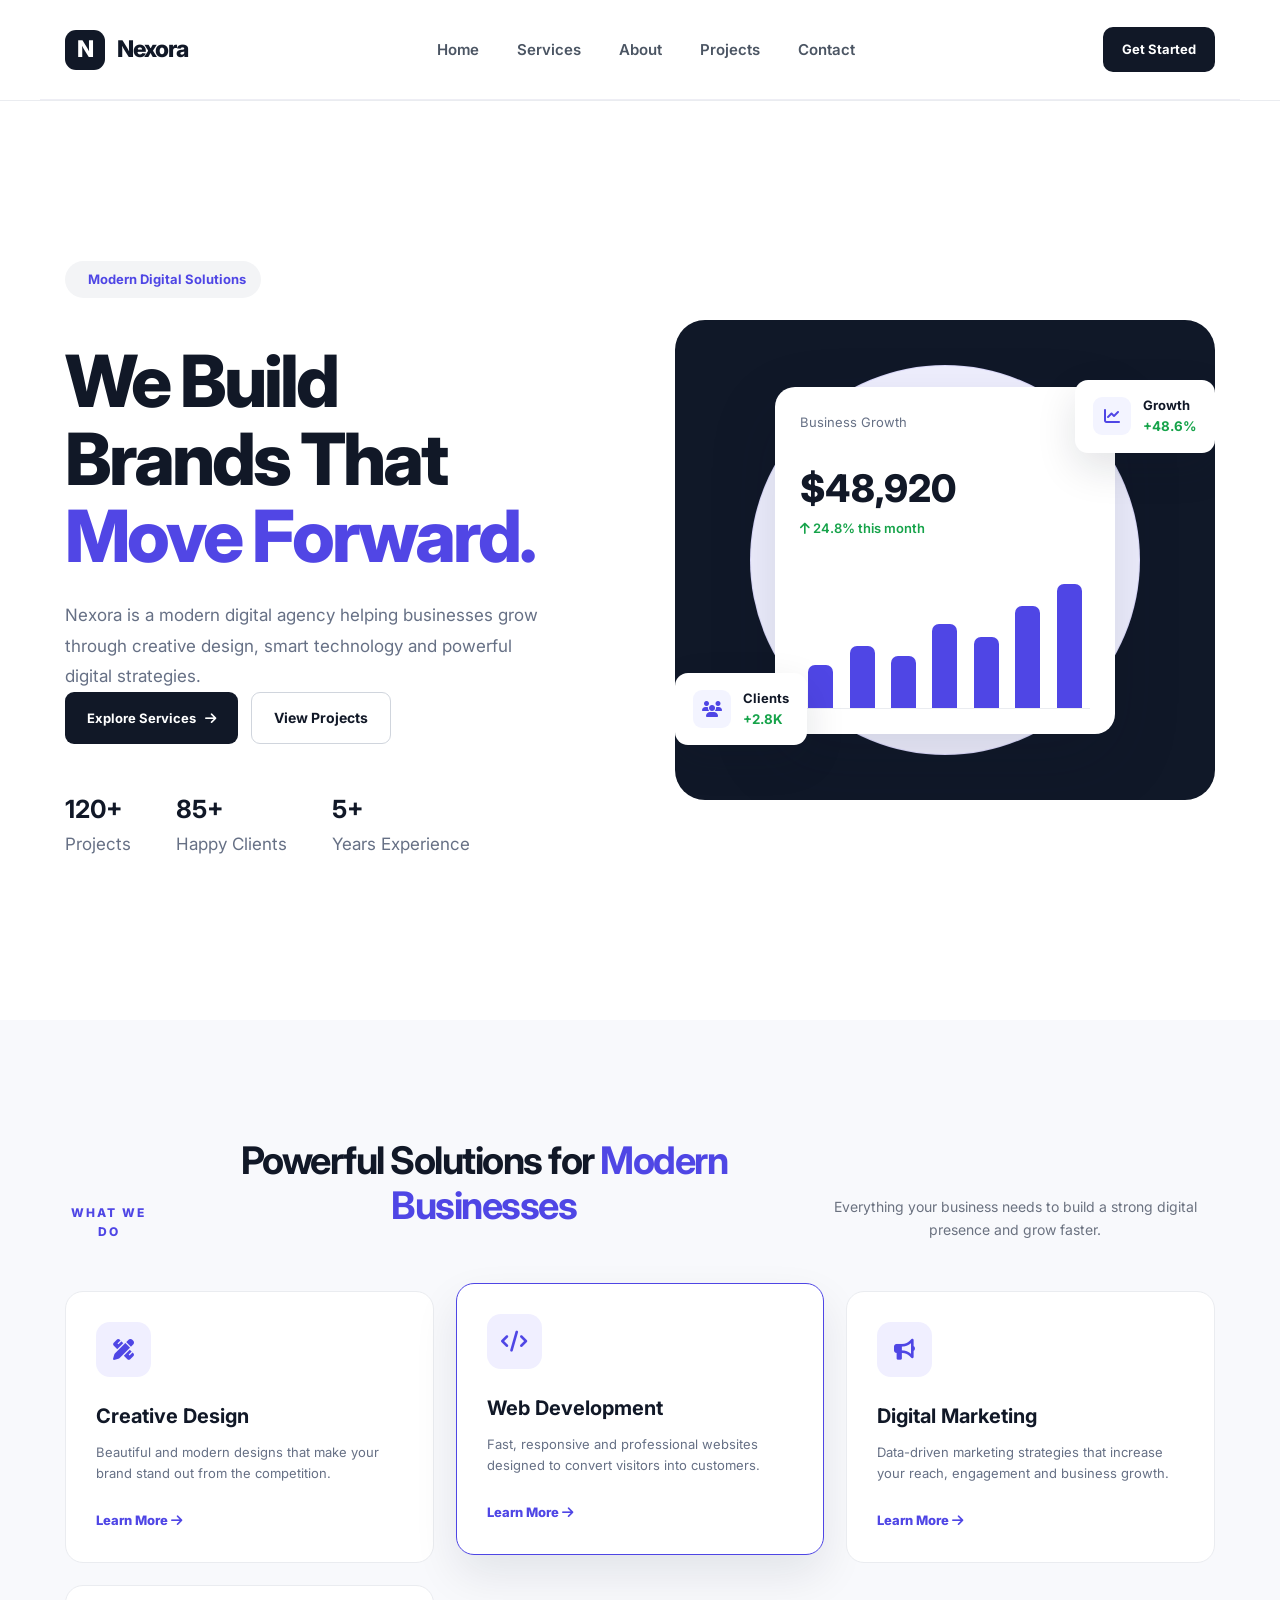
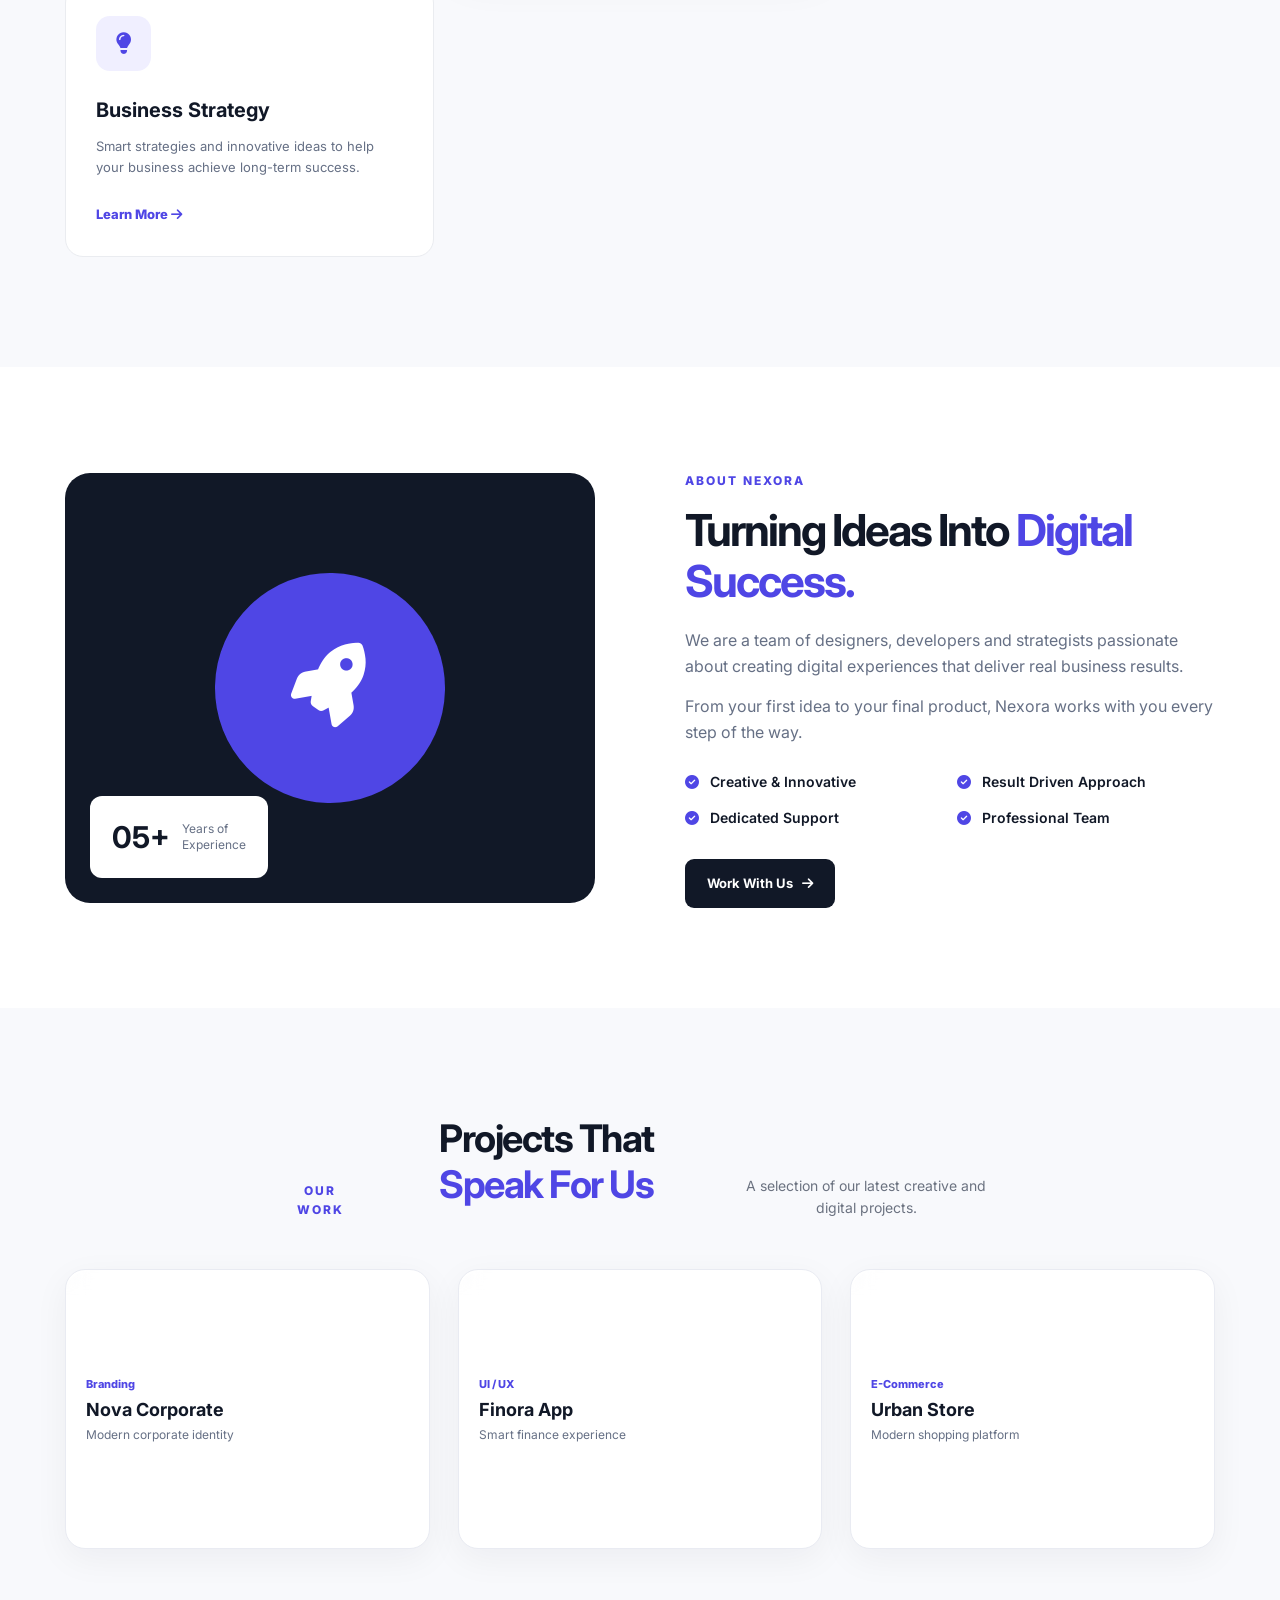
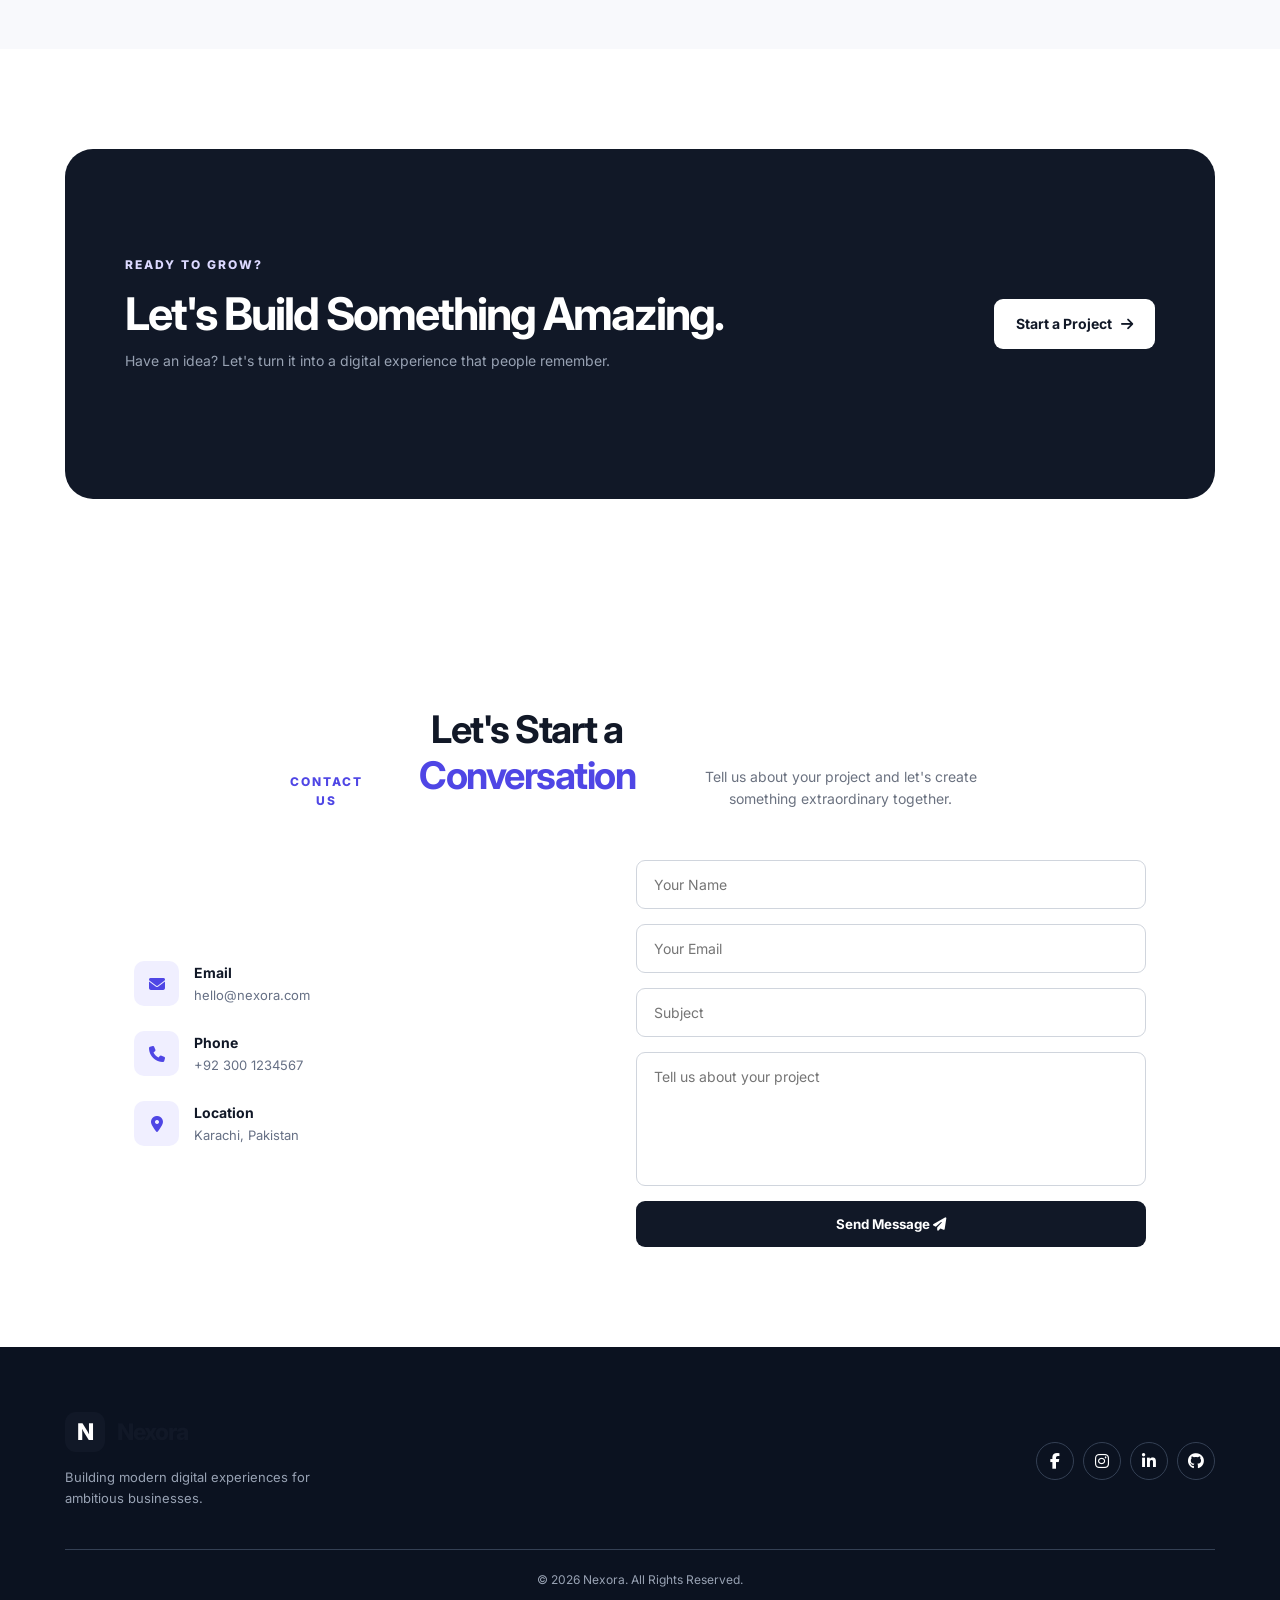
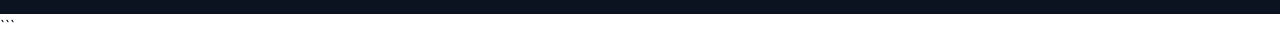
<file: index.html>
<!DOCTYPE html>

<html lang="en">
<head>
    <meta charset="UTF-8">
    <meta name="viewport" content="width=device-width, initial-scale=1.0">


<title>Nexora | Modern Business Agency</title>

<link rel="stylesheet" href="style.css">

<!-- Google Font -->
<link rel="preconnect" href="https://fonts.googleapis.com">
<link rel="preconnect" href="https://fonts.gstatic.com" crossorigin>
<link href="https://fonts.googleapis.com/css2?family=Inter:wght@400;500;600;700;800&display=swap" rel="stylesheet">

<!-- Icons -->
<link rel="stylesheet" href="https://cdnjs.cloudflare.com/ajax/libs/font-awesome/6.5.2/css/all.min.css">


</head>

<body>


<!-- ================= NAVBAR ================= -->
<header>
    <nav class="navbar">

        <a href="#" class="logo">
            <span>N</span> Nexora
        </a>

        <ul class="nav-links">
            <li><a href="#home">Home</a></li>
            <li><a href="services.html">Services</a></li>
            <li><a href="about.html">About</a></li>
            <li><a href="projects.html">Projects</a></li>
            <li><a href="contact.html">Contact</a></li>
        </ul>

        <a href="#contact" class="nav-btn">Get Started</a>

    </nav>
</header>


<!-- ================= HERO ================= -->
<section class="hero" id="home">

    <div class="hero-content">

        <div class="badge">
            <i class="fa-solid fa-sparkles"></i>
            Modern Digital Solutions
        </div>

        <h1>
            We Build Brands That
            <span>Move Forward.</span>
        </h1>

        <p>
            Nexora is a modern digital agency helping businesses
            grow through creative design, smart technology and
            powerful digital strategies.
        </p>

        <div class="hero-buttons">
            <a href="#services" class="primary-btn">
                Explore Services
                <i class="fa-solid fa-arrow-right"></i>
            </a>

            <a href="#projects" class="secondary-btn">
                View Projects
            </a>
        </div>

        <div class="hero-stats">

            <div>
                <h3>120+</h3>
                <p>Projects</p>
            </div>

            <div>
                <h3>85+</h3>
                <p>Happy Clients</p>
            </div>

            <div>
                <h3>5+</h3>
                <p>Years Experience</p>
            </div>

        </div>

    </div>


    <div class="hero-visual">

        <div class="circle"></div>

        <div class="floating-card card-one">
            <i class="fa-solid fa-chart-line"></i>
            <div>
                <strong>Growth</strong>
                <small>+48.6%</small>
            </div>
        </div>

        <div class="floating-card card-two">
            <i class="fa-solid fa-users"></i>
            <div>
                <strong>Clients</strong>
                <small>+2.8K</small>
            </div>
        </div>

        <div class="main-card">

            <div class="card-top">
                <span>Business Growth</span>
                <i class="fa-solid fa-ellipsis"></i>
            </div>

            <div class="big-number">
                $48,920
            </div>

            <div class="growth">
                <i class="fa-solid fa-arrow-up"></i>
                24.8% this month
            </div>

            <div class="chart">
                <div class="bar bar1"></div>
                <div class="bar bar2"></div>
                <div class="bar bar3"></div>
                <div class="bar bar4"></div>
                <div class="bar bar5"></div>
                <div class="bar bar6"></div>
                <div class="bar bar7"></div>
            </div>

        </div>

    </div>

</section>


<!-- ================= SERVICES ================= -->
<section class="services section" id="services">

    <div class="section-heading">
        <span>WHAT WE DO</span>
        <h2>Powerful Solutions for <b>Modern Businesses</b></h2>
        <p>
            Everything your business needs to build a strong
            digital presence and grow faster.
        </p>
    </div>


    <div class="service-grid">

        <div class="service-card">
            <div class="service-icon">
                <i class="fa-solid fa-pen-ruler"></i>
            </div>

            <h3>Creative Design</h3>

            <p>
                Beautiful and modern designs that make your
                brand stand out from the competition.
            </p>

            <a href="#">Learn More <i class="fa-solid fa-arrow-right"></i></a>
        </div>


        <div class="service-card active">
            <div class="service-icon">
                <i class="fa-solid fa-code"></i>
            </div>

            <h3>Web Development</h3>

            <p>
                Fast, responsive and professional websites
                designed to convert visitors into customers.
            </p>

            <a href="#">Learn More <i class="fa-solid fa-arrow-right"></i></a>
        </div>


        <div class="service-card">
            <div class="service-icon">
                <i class="fa-solid fa-bullhorn"></i>
            </div>

            <h3>Digital Marketing</h3>

            <p>
                Data-driven marketing strategies that increase
                your reach, engagement and business growth.
            </p>

            <a href="#">Learn More <i class="fa-solid fa-arrow-right"></i></a>
        </div>


        <div class="service-card">
            <div class="service-icon">
                <i class="fa-solid fa-lightbulb"></i>
            </div>

            <h3>Business Strategy</h3>

            <p>
                Smart strategies and innovative ideas to help
                your business achieve long-term success.
            </p>

            <a href="#">Learn More <i class="fa-solid fa-arrow-right"></i></a>
        </div>

    </div>

</section>


<!-- ================= ABOUT ================= -->
<section class="about section" id="about">

    <div class="about-image">

        <div class="experience-card">
            <strong>05+</strong>
            <span>Years of<br>Experience</span>
        </div>

        <div class="about-shape">
            <i class="fa-solid fa-rocket"></i>
        </div>

    </div>


    <div class="about-content">

        <span class="small-title">ABOUT NEXORA</span>

        <h2>
            Turning Ideas Into
            <span>Digital Success.</span>
        </h2>

        <p>
            We are a team of designers, developers and strategists
            passionate about creating digital experiences that
            deliver real business results.
        </p>

        <p>
            From your first idea to your final product, Nexora
            works with you every step of the way.
        </p>

        <div class="check-list">

            <div>
                <i class="fa-solid fa-circle-check"></i>
                Creative & Innovative
            </div>

            <div>
                <i class="fa-solid fa-circle-check"></i>
                Result Driven Approach
            </div>

            <div>
                <i class="fa-solid fa-circle-check"></i>
                Dedicated Support
            </div>

            <div>
                <i class="fa-solid fa-circle-check"></i>
                Professional Team
            </div>

        </div>

        <a href="#contact" class="primary-btn">
            Work With Us
            <i class="fa-solid fa-arrow-right"></i>
        </a>

    </div>

</section>


<!-- ================= PROJECTS ================= -->
<section class="projects section" id="projects">

    <div class="section-heading">
        <span>OUR WORK</span>
        <h2>Projects That <b>Speak For Us</b></h2>
        <p>
            A selection of our latest creative and digital projects.
        </p>
    </div>


    <div class="project-grid">

        <div class="project-card">
            <div class="project-icon">
                <i class="fa-solid fa-building"></i>
            </div>

            <div class="project-info">
                <span>Branding</span>
                <h3>Nova Corporate</h3>
                <p>Modern corporate identity</p>
            </div>
        </div>


        <div class="project-card">
            <div class="project-icon">
                <i class="fa-solid fa-mobile-screen-button"></i>
            </div>

            <div class="project-info">
                <span>UI / UX</span>
                <h3>Finora App</h3>
                <p>Smart finance experience</p>
            </div>
        </div>


        <div class="project-card">
            <div class="project-icon">
                <i class="fa-solid fa-cart-shopping"></i>
            </div>

            <div class="project-info">
                <span>E-Commerce</span>
                <h3>Urban Store</h3>
                <p>Modern shopping platform</p>
            </div>
        </div>

    </div>

</section>


<!-- ================= CTA ================= -->
<section class="cta">

    <div>
        <span>READY TO GROW?</span>

        <h2>
            Let's Build Something
            <strong>Amazing.</strong>
        </h2>

        <p>
            Have an idea? Let's turn it into a digital experience
            that people remember.
        </p>
    </div>

    <a href="#contact" class="white-btn">
        Start a Project
        <i class="fa-solid fa-arrow-right"></i>
    </a>

</section>


<!-- ================= CONTACT ================= -->
<section class="contact section" id="contact">

    <div class="section-heading">
        <span>CONTACT US</span>
        <h2>Let's Start a <b>Conversation</b></h2>
        <p>
            Tell us about your project and let's create something
            extraordinary together.
        </p>
    </div>


    <div class="contact-container">

        <div class="contact-info">

            <div class="contact-item">
                <i class="fa-solid fa-envelope"></i>
                <div>
                    <h4>Email</h4>
                    <p>hello@nexora.com</p>
                </div>
            </div>

            <div class="contact-item">
                <i class="fa-solid fa-phone"></i>
                <div>
                    <h4>Phone</h4>
                    <p>+92 300 1234567</p>
                </div>
            </div>

            <div class="contact-item">
                <i class="fa-solid fa-location-dot"></i>
                <div>
                    <h4>Location</h4>
                    <p>Karachi, Pakistan</p>
                </div>
            </div>

        </div>


        <form class="contact-form">

            <input type="text" placeholder="Your Name" required>

            <input type="email" placeholder="Your Email" required>

            <input type="text" placeholder="Subject">

            <textarea rows="6" placeholder="Tell us about your project"></textarea>

            <button type="submit">
                Send Message
                <i class="fa-solid fa-paper-plane"></i>
            </button>

        </form>

    </div>

</section>


<!-- ================= FOOTER ================= -->
<footer>

    <div class="footer-content">

        <div>
            <a href="#" class="logo">
                <span>N</span> Nexora
            </a>

            <p>
                Building modern digital experiences
                for ambitious businesses.
            </p>
        </div>


        <div class="socials">

            <a href="#"><i class="fa-brands fa-facebook-f"></i></a>
            <a href="#"><i class="fa-brands fa-instagram"></i></a>
            <a href="#"><i class="fa-brands fa-linkedin-in"></i></a>
            <a href="#"><i class="fa-brands fa-github"></i></a>

        </div>

    </div>

    <div class="copyright">
        © 2026 Nexora. All Rights Reserved.
    </div>

</footer>
```

</body>
</html>
</file>
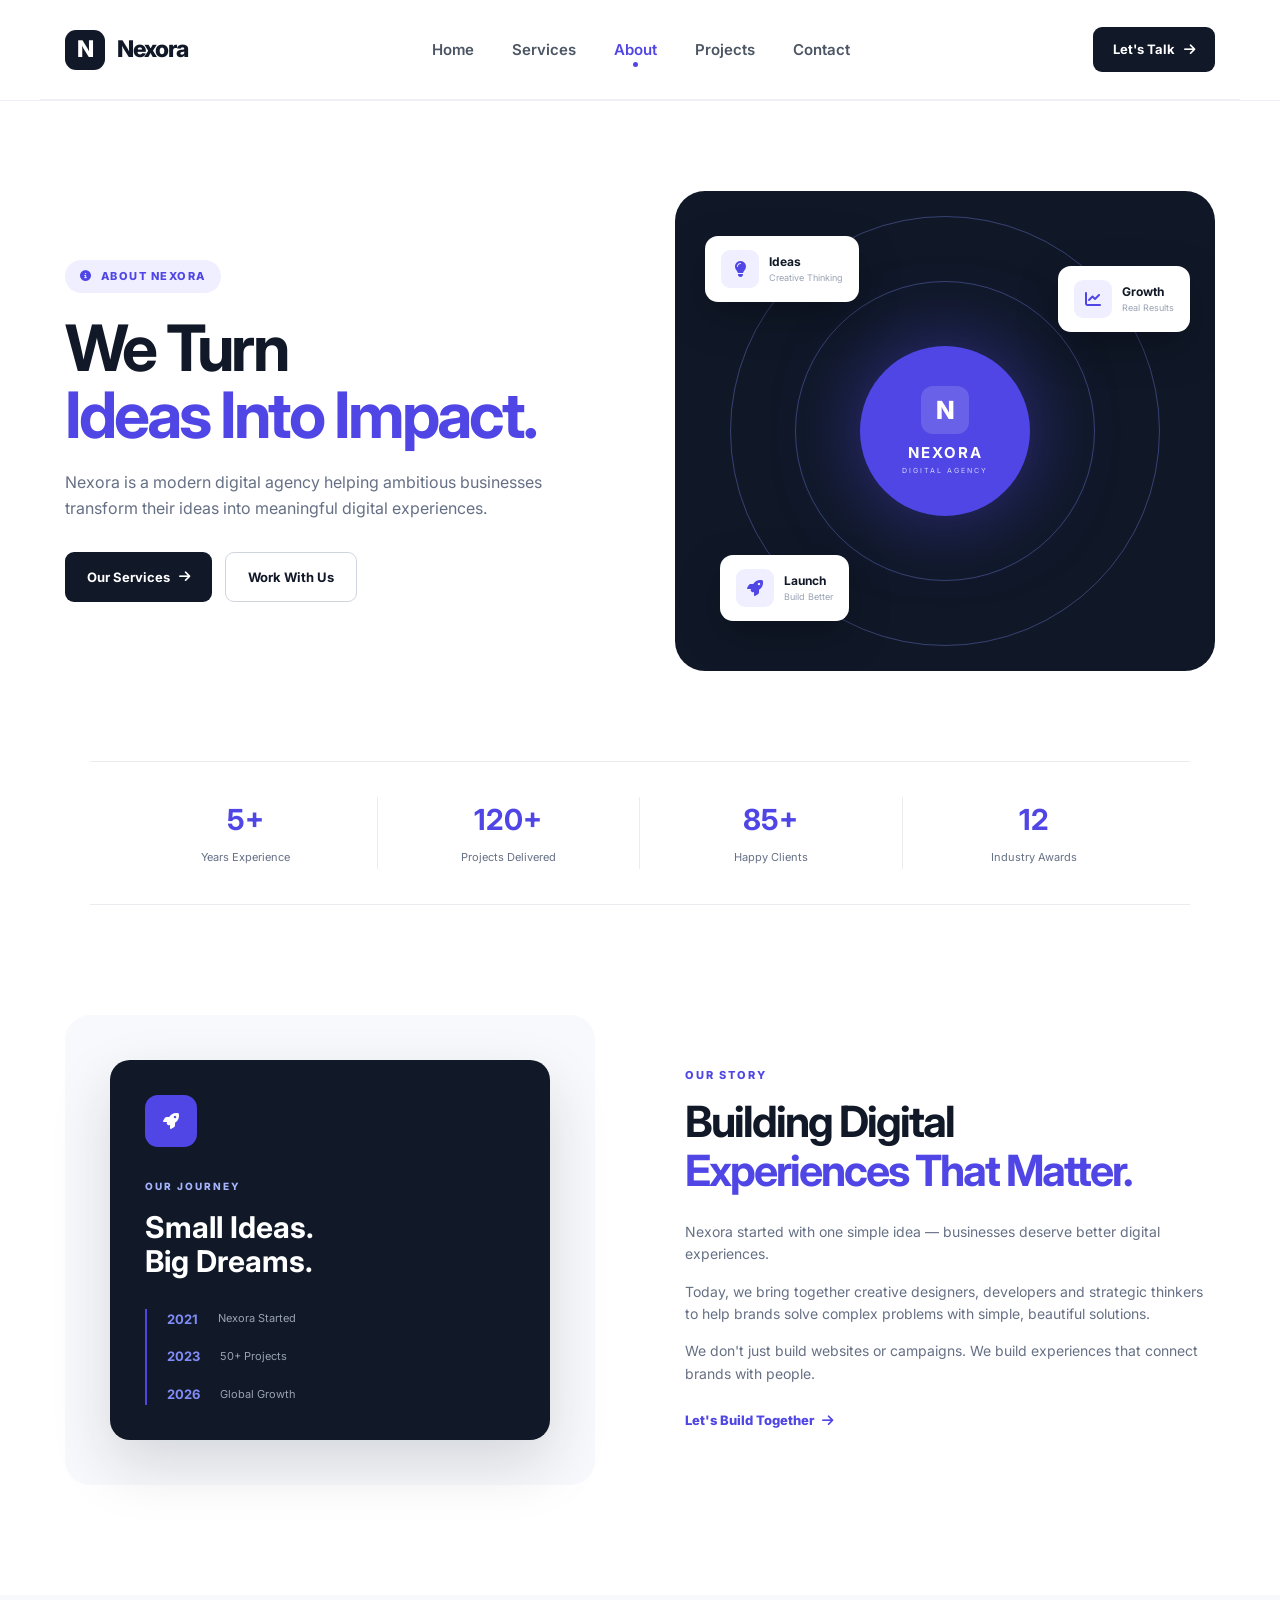
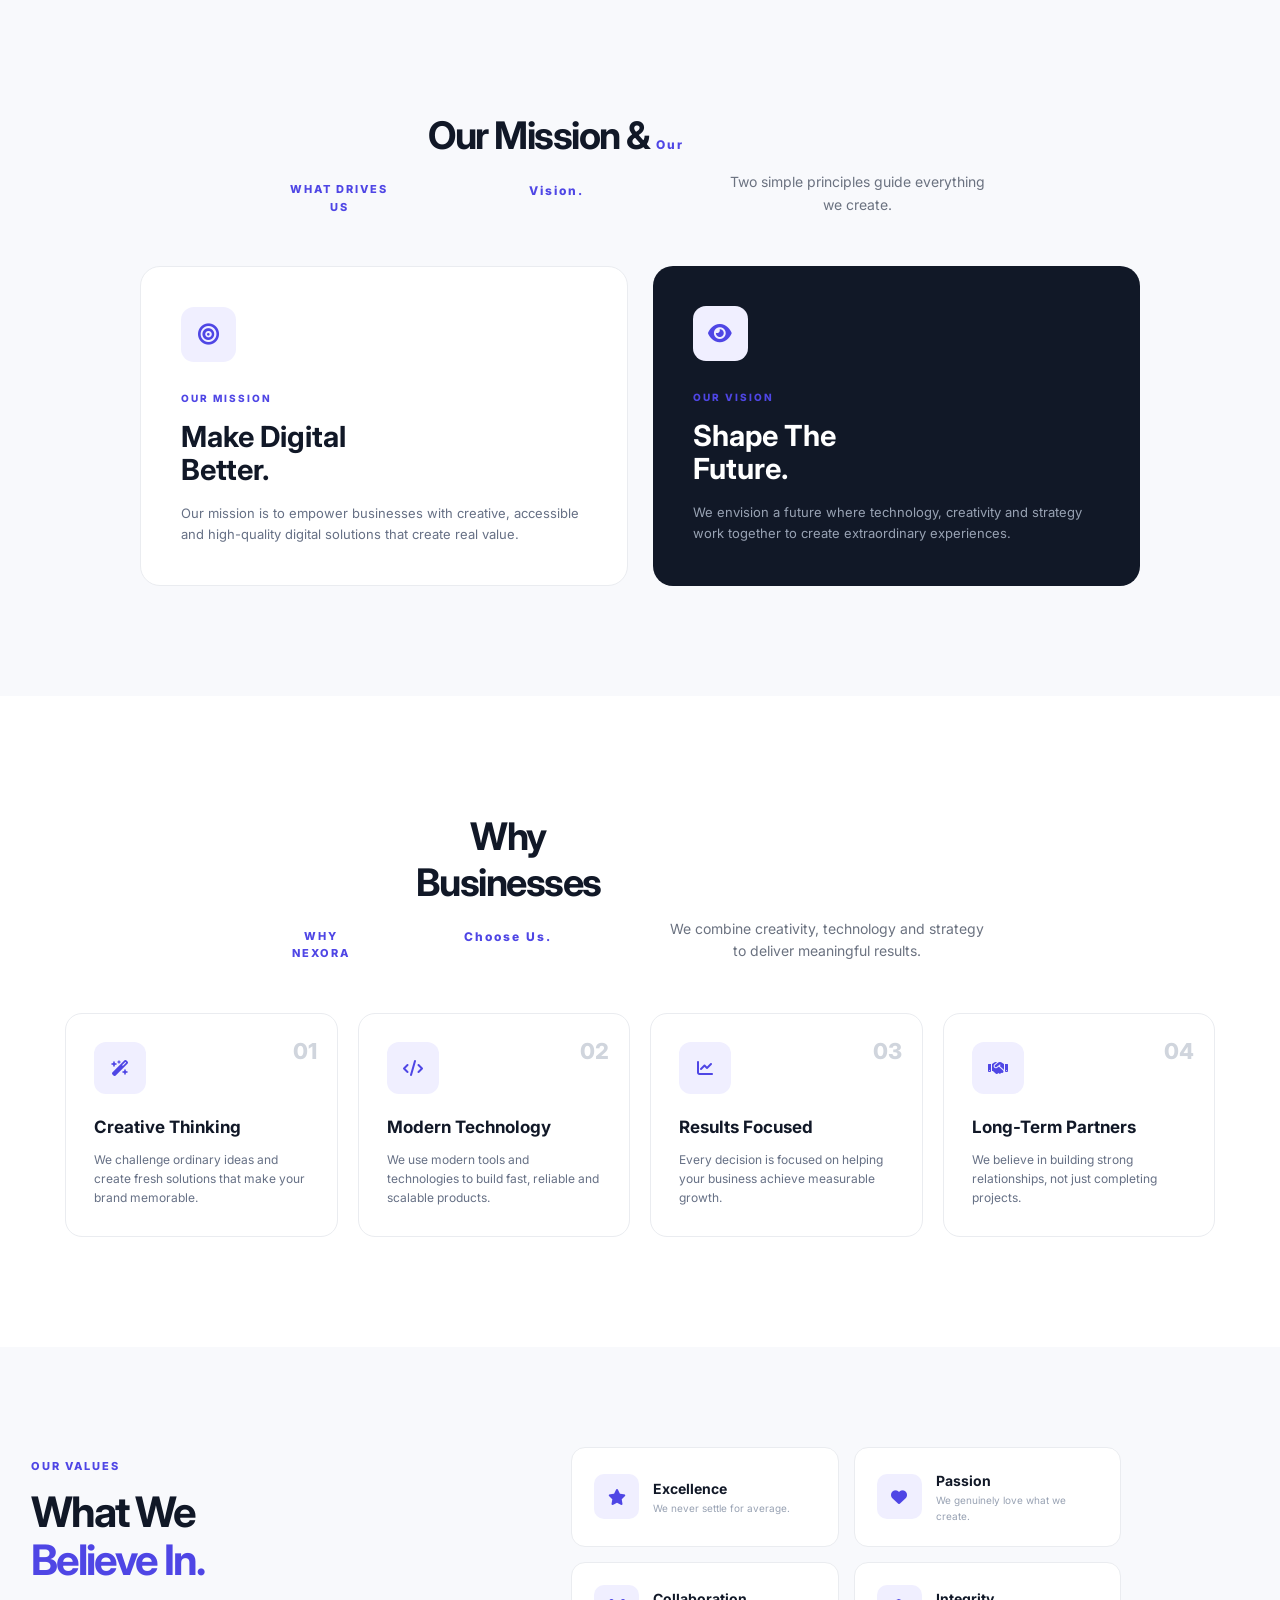
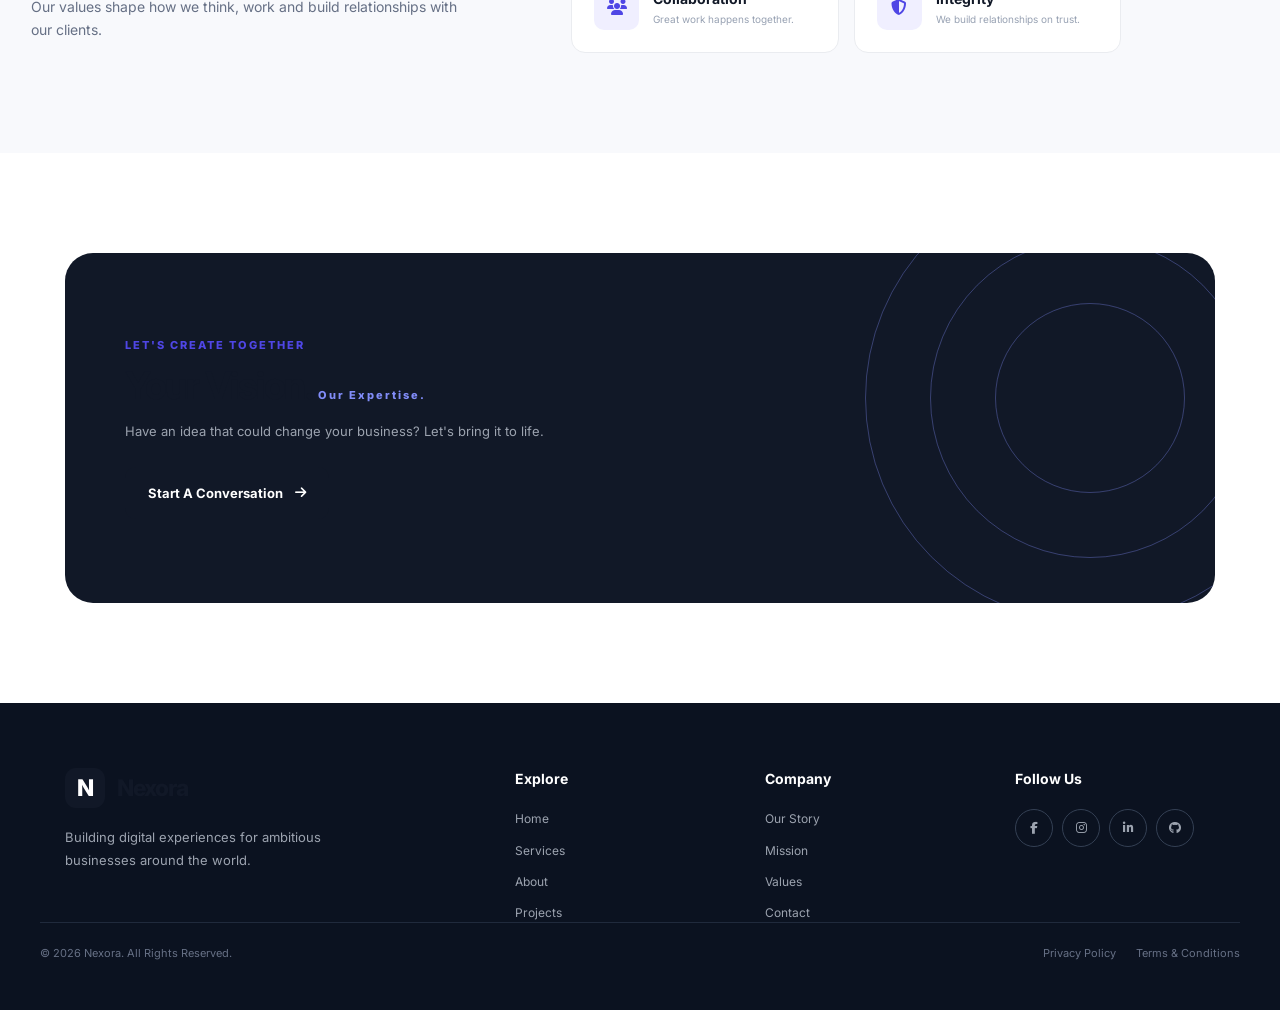
<file: about.html>
<!DOCTYPE html>

<html lang="en">
<head>
    <meta charset="UTF-8">
    <meta name="viewport" content="width=device-width, initial-scale=1.0">


<title>Nexora | About Us</title>

<link rel="stylesheet" href="style.css">

<link rel="preconnect" href="https://fonts.googleapis.com">
<link rel="preconnect" href="https://fonts.gstatic.com" crossorigin>
<link href="https://fonts.googleapis.com/css2?family=Inter:wght@400;500;600;700;800&display=swap" rel="stylesheet">

<link rel="stylesheet"
href="https://cdnjs.cloudflare.com/ajax/libs/font-awesome/6.5.2/css/all.min.css">


</head>

<body>

<!-- ================= NAVBAR ================= -->

<header class="header">


<nav class="navbar">

    <a href="index.html" class="logo">
        <span>N</span>
        Nexora
    </a>

    <ul class="nav-links">
        <li><a href="index.html">Home</a></li>
        <li><a href="services.html">Services</a></li>
        <li><a href="about.html" class="active">About</a></li>
        <li><a href="projects.html">Projects</a></li>
        <li><a href="contact.html">Contact</a></li>
    </ul>

    <a href="contact.html" class="nav-button">
        Let's Talk
        <i class="fa-solid fa-arrow-right"></i>
    </a>

</nav>


</header>

<!-- ================= ABOUT HERO ================= -->

<section class="about-hero">


<div class="hero-text">

    <div class="label">
        <i class="fa-solid fa-circle-info"></i>
        ABOUT NEXORA
    </div>

    <h1>
        We Turn
        <span>Ideas Into Impact.</span>
    </h1>

    <p>
        Nexora is a modern digital agency helping ambitious
        businesses transform their ideas into meaningful
        digital experiences.
    </p>

    <div class="hero-buttons">

        <a href="services.html" class="primary-btn">
            Our Services
            <i class="fa-solid fa-arrow-right"></i>
        </a>

        <a href="contact.html" class="outline-btn">
            Work With Us
        </a>

    </div>

</div>


<div class="hero-visual">

    <div class="orbit orbit-one"></div>
    <div class="orbit orbit-two"></div>

    <div class="center-logo">
        <span>N</span>
        <strong>NEXORA</strong>
        <small>DIGITAL AGENCY</small>
    </div>

    <div class="floating-box box-one">
        <i class="fa-solid fa-lightbulb"></i>
        <div>
            <strong>Ideas</strong>
            <small>Creative Thinking</small>
        </div>
    </div>

    <div class="floating-box box-two">
        <i class="fa-solid fa-chart-line"></i>
        <div>
            <strong>Growth</strong>
            <small>Real Results</small>
        </div>
    </div>

    <div class="floating-box box-three">
        <i class="fa-solid fa-rocket"></i>
        <div>
            <strong>Launch</strong>
            <small>Build Better</small>
        </div>
    </div>

</div>

</section>

<!-- ================= STATS ================= -->

<section class="stats">


<div class="stat">
    <strong>5+</strong>
    <span>Years Experience</span>
</div>

<div class="stat">
    <strong>120+</strong>
    <span>Projects Delivered</span>
</div>

<div class="stat">
    <strong>85+</strong>
    <span>Happy Clients</span>
</div>

<div class="stat">
    <strong>12</strong>
    <span>Industry Awards</span>
</div>

</section>

<!-- ================= STORY ================= -->

<section class="story">


<div class="story-visual">

    <div class="story-card">

        <div class="story-icon">
            <i class="fa-solid fa-rocket"></i>
        </div>

        <span>OUR JOURNEY</span>

        <h3>
            Small Ideas.
            <br>
            Big Dreams.
        </h3>

        <div class="journey-line">

            <div>
                <b>2021</b>
                <span>Nexora Started</span>
            </div>

            <div>
                <b>2023</b>
                <span>50+ Projects</span>
            </div>

            <div>
                <b>2026</b>
                <span>Global Growth</span>
            </div>

        </div>

    </div>

</div>


<div class="story-content">

    <div class="section-label">
        OUR STORY
    </div>

    <h2>
        Building Digital
        <span>Experiences That Matter.</span>
    </h2>

    <p>
        Nexora started with one simple idea — businesses
        deserve better digital experiences.
    </p>

    <p>
        Today, we bring together creative designers,
        developers and strategic thinkers to help brands
        solve complex problems with simple, beautiful
        solutions.
    </p>

    <p>
        We don't just build websites or campaigns.
        We build experiences that connect brands with
        people.
    </p>

    <a href="contact.html" class="text-link">
        Let's Build Together
        <i class="fa-solid fa-arrow-right"></i>
    </a>

</div>


</section>

<!-- ================= MISSION & VISION ================= -->

<section class="mission-section">


<div class="section-heading">

    <div class="section-label">
        WHAT DRIVES US
    </div>

    <h2>
        Our Mission &
        <span>Our Vision.</span>
    </h2>

    <p>
        Two simple principles guide everything we create.
    </p>

</div>


<div class="mission-grid">

    <div class="mission-card">

        <div class="mission-icon">
            <i class="fa-solid fa-bullseye"></i>
        </div>

        <span>OUR MISSION</span>

        <h3>
            Make Digital
            <br>
            Better.
        </h3>

        <p>
            Our mission is to empower businesses with
            creative, accessible and high-quality digital
            solutions that create real value.
        </p>

    </div>


    <div class="mission-card dark">

        <div class="mission-icon">
            <i class="fa-solid fa-eye"></i>
        </div>

        <span>OUR VISION</span>

        <h3>
            Shape The
            <br>
            Future.
        </h3>

        <p>
            We envision a future where technology,
            creativity and strategy work together to
            create extraordinary experiences.
        </p>

    </div>

</div>


</section>

<!-- ================= WHY NEXORA ================= -->

<section class="why-us">


<div class="section-heading">

    <div class="section-label">
        WHY NEXORA
    </div>

    <h2>
        Why Businesses
        <span>Choose Us.</span>
    </h2>

    <p>
        We combine creativity, technology and strategy
        to deliver meaningful results.
    </p>

</div>


<div class="why-grid">

    <div class="why-card">

        <div class="why-number">01</div>

        <div class="why-icon">
            <i class="fa-solid fa-wand-magic-sparkles"></i>
        </div>

        <h3>Creative Thinking</h3>

        <p>
            We challenge ordinary ideas and create
            fresh solutions that make your brand memorable.
        </p>

    </div>


    <div class="why-card">

        <div class="why-number">02</div>

        <div class="why-icon">
            <i class="fa-solid fa-code"></i>
        </div>

        <h3>Modern Technology</h3>

        <p>
            We use modern tools and technologies to
            build fast, reliable and scalable products.
        </p>

    </div>


    <div class="why-card">

        <div class="why-number">03</div>

        <div class="why-icon">
            <i class="fa-solid fa-chart-line"></i>
        </div>

        <h3>Results Focused</h3>

        <p>
            Every decision is focused on helping your
            business achieve measurable growth.
        </p>

    </div>


    <div class="why-card">

        <div class="why-number">04</div>

        <div class="why-icon">
            <i class="fa-solid fa-handshake"></i>
        </div>

        <h3>Long-Term Partners</h3>

        <p>
            We believe in building strong relationships,
            not just completing projects.
        </p>

    </div>

</div>

</section>

<!-- ================= VALUES ================= -->

<section class="values">


<div class="values-content">

    <div class="section-label">
        OUR VALUES
    </div>

    <h2>
        What We
        <span>Believe In.</span>
    </h2>

    <p>
        Our values shape how we think, work and
        build relationships with our clients.
    </p>

</div>


<div class="values-list">

    <div class="value-item">

        <div class="value-icon">
            <i class="fa-solid fa-star"></i>
        </div>

        <div>
            <h3>Excellence</h3>
            <p>
                We never settle for average.
            </p>
        </div>

    </div>


    <div class="value-item">

        <div class="value-icon">
            <i class="fa-solid fa-heart"></i>
        </div>

        <div>
            <h3>Passion</h3>
            <p>
                We genuinely love what we create.
            </p>
        </div>

    </div>


    <div class="value-item">

        <div class="value-icon">
            <i class="fa-solid fa-users"></i>
        </div>

        <div>
            <h3>Collaboration</h3>
            <p>
                Great work happens together.
            </p>
        </div>

    </div>


    <div class="value-item">

        <div class="value-icon">
            <i class="fa-solid fa-shield-halved"></i>
        </div>

        <div>
            <h3>Integrity</h3>
            <p>
                We build relationships on trust.
            </p>
        </div>

    </div>

</div>


</section>

<!-- ================= CTA ================= -->

<section class="cta">


<div class="cta-decoration">
    <div></div>
    <div></div>
    <div></div>
</div>

<div class="cta-content">

    <div class="section-label">
        LET'S CREATE TOGETHER
    </div>

    <h2>
        Your Vision.
        <span>Our Expertise.</span>
    </h2>

    <p>
        Have an idea that could change your business?
        Let's bring it to life.
    </p>

    <a href="contact.html" class="cta-button">
        Start A Conversation
        <i class="fa-solid fa-arrow-right"></i>
    </a>

</div>


</section>

<!-- ================= FOOTER ================= -->

<footer>


<div class="footer-main">

    <div class="footer-brand">

        <a href="index.html" class="logo">
            <span>N</span>
            Nexora
        </a>

        <p>
            Building digital experiences for ambitious
            businesses around the world.
        </p>

    </div>


    <div class="footer-column">

        <h4>Explore</h4>

        <a href="index.html">Home</a>
        <a href="services.html">Services</a>
        <a href="about.html">About</a>
        <a href="projects.html">Projects</a>

    </div>


    <div class="footer-column">

        <h4>Company</h4>

        <a href="about.html">Our Story</a>
        <a href="about.html">Mission</a>
        <a href="about.html">Values</a>
        <a href="contact.html">Contact</a>

    </div>


    <div class="footer-column">

        <h4>Follow Us</h4>

        <div class="socials">

            <a href="#">
                <i class="fa-brands fa-facebook-f"></i>
            </a>

            <a href="#">
                <i class="fa-brands fa-instagram"></i>
            </a>

            <a href="#">
                <i class="fa-brands fa-linkedin-in"></i>
            </a>

            <a href="#">
                <i class="fa-brands fa-github"></i>
            </a>

        </div>

    </div>

</div>


<div class="footer-bottom">

    <p>
        © 2026 Nexora. All Rights Reserved.
    </p>

    <div>
        <a href="#">Privacy Policy</a>
        <a href="#">Terms & Conditions</a>
    </div>

</div>


</footer>

</body>
</html>
</file>
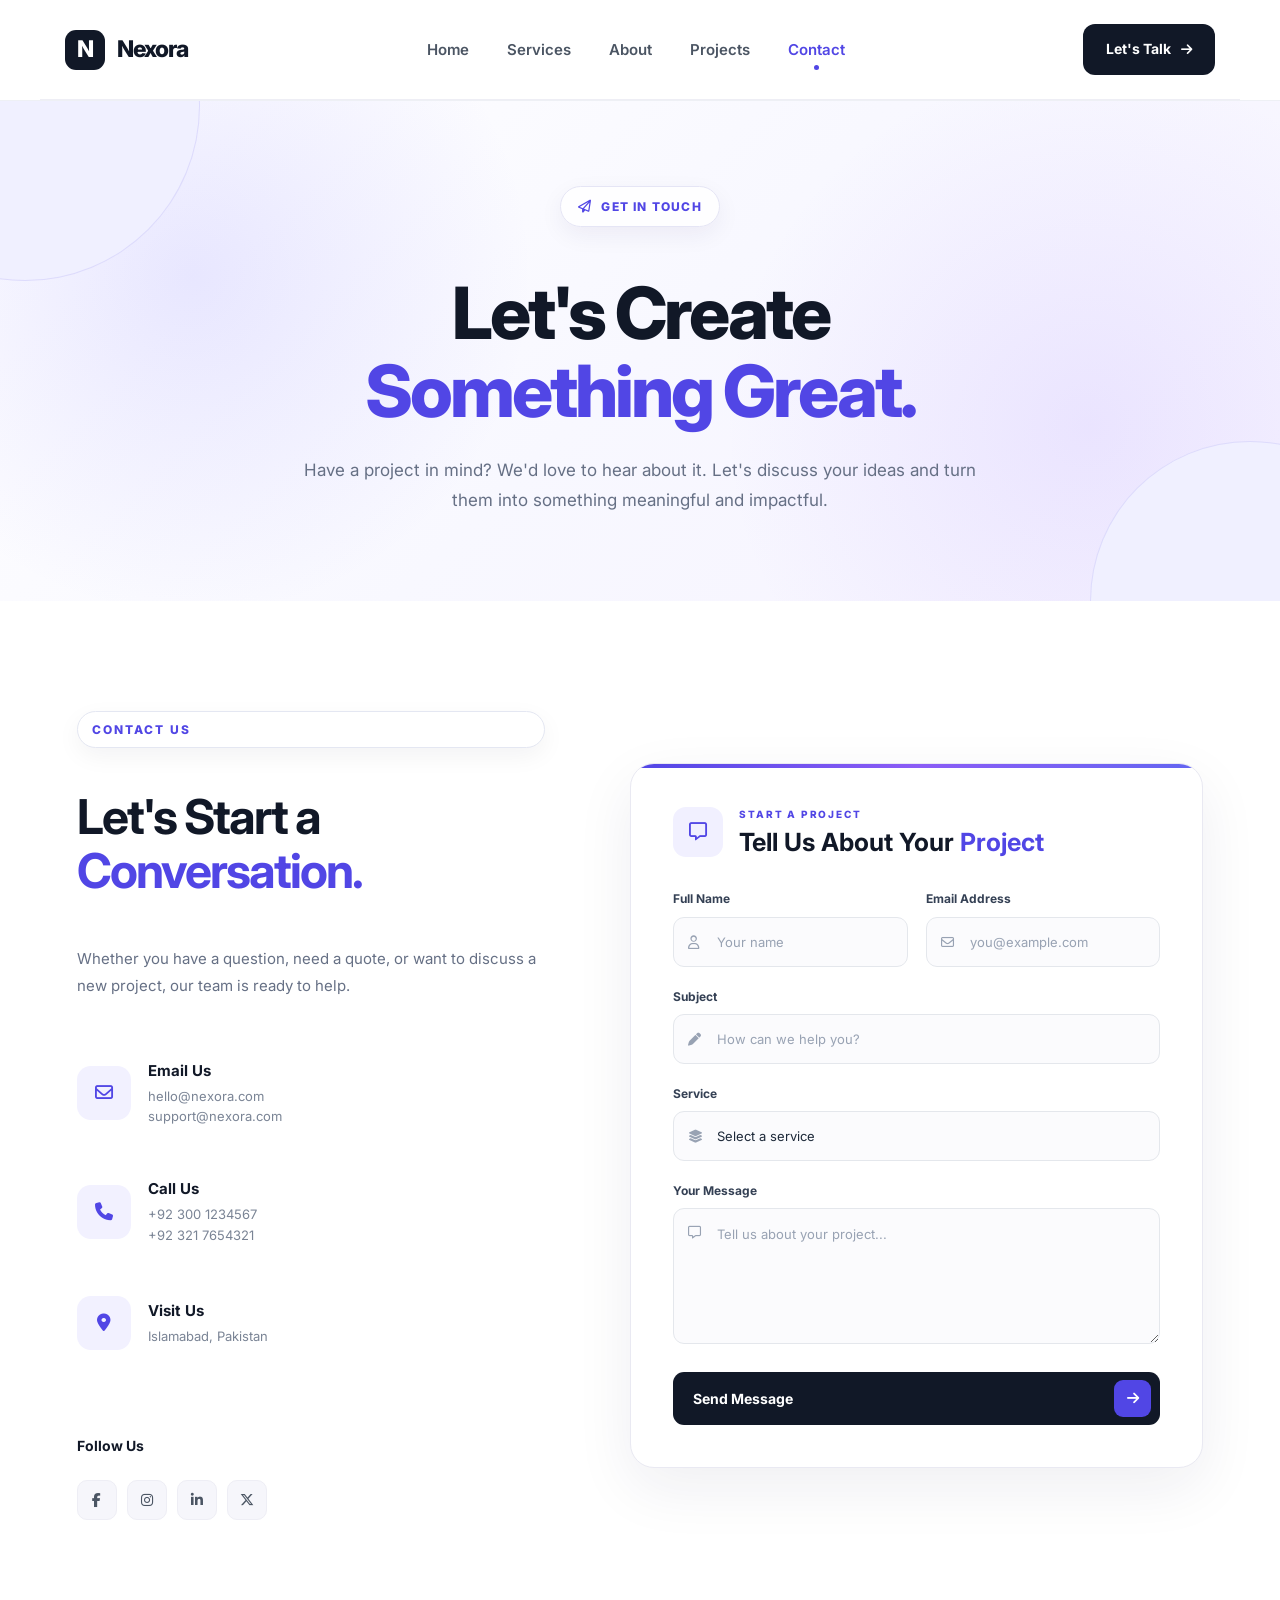
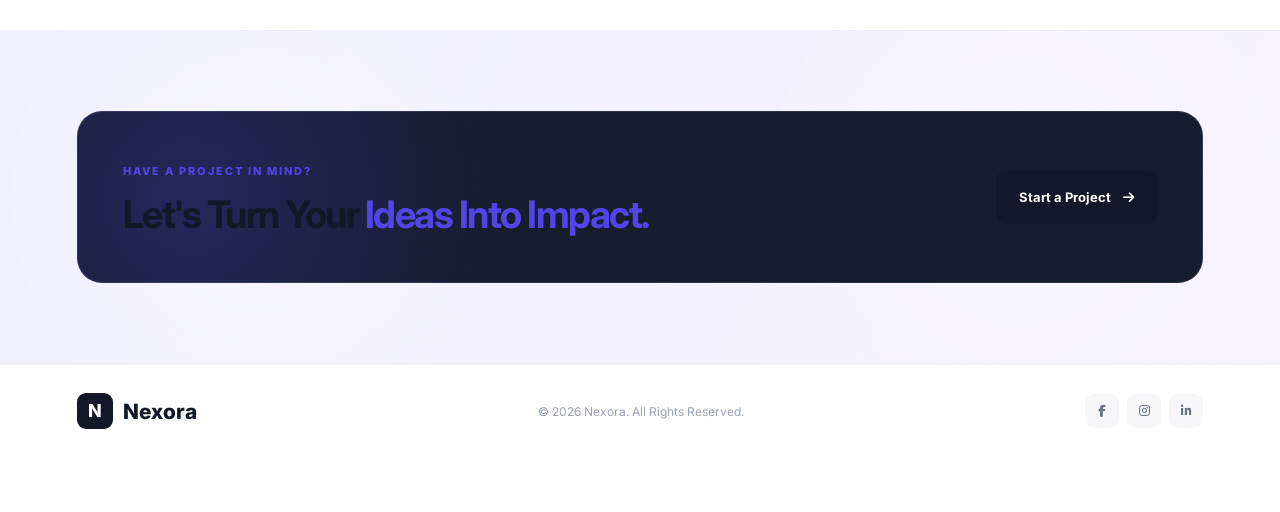
<file: contact.html>
<!DOCTYPE html>
<html lang="en">
<head>
    <meta charset="UTF-8">
    <meta name="viewport" content="width=device-width, initial-scale=1.0">

    <title>Contact | Nexora</title>

    <!-- Google Font -->
    <link rel="preconnect" href="https://fonts.googleapis.com">
    <link rel="preconnect" href="https://fonts.gstatic.com" crossorigin>
    <link href="https://fonts.googleapis.com/css2?family=Inter:wght@400;500;600;700;800&display=swap" rel="stylesheet">

    <!-- Font Awesome -->
    <link rel="stylesheet"
        href="https://cdnjs.cloudflare.com/ajax/libs/font-awesome/6.5.2/css/all.min.css">

    <!-- Contact CSS -->
    <link rel="stylesheet" href="style.css">
</head>

<body>

    <!-- ================= NAVBAR ================= -->

    <header class="header">

        <nav class="navbar">
        
            <a href="index.html" class="logo">
                <span>N</span>
                Nexora
            </a>
            <!-- Navigation -->
            <nav class="nav-links">

                <a href="index.html">Home</a>

                <a href="services.html">Services</a>

                <a href="about.html">About</a>

                <a href="project.html">Projects</a>

                <a href="contact.html" class="active">Contact</a>

            </nav>

            <!-- Button -->
            <a href="#contact-form" class="talk-btn">
                Let's Talk
                <i class="fa-solid fa-arrow-right"></i>
            </a>

        </div>

    </header>


    <!-- ================= HERO SECTION ================= -->

    <section class="contact-hero">

        <!-- Decorative circles -->
        <div class="circle circle-one"></div>
        <div class="circle circle-two"></div>

        <div class="hero-content">

            <div class="hero-badge">
                <i class="fa-regular fa-paper-plane"></i>
                GET IN TOUCH
            </div>

            <h1>
                Let's Create
                <span>Something Great.</span>
            </h1>

            <p>
                Have a project in mind? We'd love to hear about it.
                Let's discuss your ideas and turn them into something
                meaningful and impactful.
            </p>

        </div>

    </section>


    <!-- ================= CONTACT SECTION ================= -->

    <section class="contact-section">

        <div class="contact-container">

            <!-- LEFT CONTENT -->

            <div class="contact-info">

                <div class="section-tag">
                    CONTACT US
                </div>

                <h2>
                    Let's Start a
                    <span>Conversation.</span>
                </h2>

                <p class="contact-description">
                    Whether you have a question, need a quote, or want
                    to discuss a new project, our team is ready to help.
                </p>


                <!-- Email -->

                <div class="info-item">

                    <div class="info-icon">
                        <i class="fa-regular fa-envelope"></i>
                    </div>

                    <div class="info-text">
                        <h3>Email Us</h3>
                        <p>hello@nexora.com</p>
                        <p>support@nexora.com</p>
                    </div>

                </div>


                <!-- Phone -->

                <div class="info-item">

                    <div class="info-icon">
                        <i class="fa-solid fa-phone"></i>
                    </div>

                    <div class="info-text">
                        <h3>Call Us</h3>
                        <p>+92 300 1234567</p>
                        <p>+92 321 7654321</p>
                    </div>

                </div>


                <!-- Location -->

                <div class="info-item">

                    <div class="info-icon">
                        <i class="fa-solid fa-location-dot"></i>
                    </div>

                    <div class="info-text">
                        <h3>Visit Us</h3>
                        <p>Islamabad, Pakistan</p>
                    </div>

                </div>


                <!-- Social Media -->

                <div class="social-section">

                    <h3>Follow Us</h3>

                    <div class="social-links">

                        <a href="#" aria-label="Facebook">
                            <i class="fa-brands fa-facebook-f"></i>
                        </a>

                        <a href="#" aria-label="Instagram">
                            <i class="fa-brands fa-instagram"></i>
                        </a>

                        <a href="#" aria-label="LinkedIn">
                            <i class="fa-brands fa-linkedin-in"></i>
                        </a>

                        <a href="#" aria-label="Twitter">
                            <i class="fa-brands fa-x-twitter"></i>
                        </a>

                    </div>

                </div>

            </div>


            <!-- RIGHT FORM -->

            <div class="form-card" id="contact-form">

                <div class="form-heading">

                    <div class="form-icon">
                        <i class="fa-regular fa-message"></i>
                    </div>

                    <div>
                        <span>START A PROJECT</span>

                        <h2>
                            Tell Us About Your
                            <strong>Project</strong>
                        </h2>
                    </div>

                </div>


                <form action="#" method="post">

                    <!-- Name & Email -->

                    <div class="form-row">

                        <div class="input-group">

                            <label for="name">
                                Full Name
                            </label>

                            <div class="input-box">

                                <i class="fa-regular fa-user"></i>

                                <input
                                    type="text"
                                    id="name"
                                    name="name"
                                    placeholder="Your name"
                                    required
                                >

                            </div>

                        </div>


                        <div class="input-group">

                            <label for="email">
                                Email Address
                            </label>

                            <div class="input-box">

                                <i class="fa-regular fa-envelope"></i>

                                <input
                                    type="email"
                                    id="email"
                                    name="email"
                                    placeholder="you@example.com"
                                    required
                                >

                            </div>

                        </div>

                    </div>


                    <!-- Subject -->

                    <div class="input-group">

                        <label for="subject">
                            Subject
                        </label>

                        <div class="input-box">

                            <i class="fa-solid fa-pen"></i>

                            <input
                                type="text"
                                id="subject"
                                name="subject"
                                placeholder="How can we help you?"
                                required
                            >

                        </div>

                    </div>


                    <!-- Service -->

                    <div class="input-group">

                        <label for="service">
                            Service
                        </label>

                        <div class="input-box">

                            <i class="fa-solid fa-layer-group"></i>

                            <select id="service" name="service">

                                <option value="">
                                    Select a service
                                </option>

                                <option value="web-design">
                                    Web Design
                                </option>

                                <option value="web-development">
                                    Web Development
                                </option>

                                <option value="branding">
                                    Branding
                                </option>

                                <option value="digital-marketing">
                                    Digital Marketing
                                </option>

                                <option value="ui-ux">
                                    UI / UX Design
                                </option>

                            </select>

                        </div>

                    </div>


                    <!-- Message -->

                    <div class="input-group">

                        <label for="message">
                            Your Message
                        </label>

                        <div class="message-box">

                            <i class="fa-regular fa-message"></i>

                            <textarea
                                id="message"
                                name="message"
                                rows="5"
                                placeholder="Tell us about your project..."
                                required
                            ></textarea>

                        </div>

                    </div>


                    <!-- Submit -->

                    <button type="submit" class="submit-btn">

                        Send Message

                        <span>
                            <i class="fa-solid fa-arrow-right"></i>
                        </span>

                    </button>

                </form>

            </div>

        </div>

    </section>


    <!-- ================= CTA ================= -->

    <section class="cta-section">

        <div class="cta-container">

            <div class="cta-content">

                <span>HAVE A PROJECT IN MIND?</span>

                <h2>
                    Let's Turn Your
                    <strong>Ideas Into Impact.</strong>
                </h2>

            </div>

            <a href="#contact-form" class="cta-button">
                Start a Project
                <i class="fa-solid fa-arrow-right"></i>
            </a>

        </div>

    </section>


    <!-- ================= FOOTER ================= -->

    <footer class="footer">

        <div class="footer-container">

            <a href="index.html" class="footer-logo">

                <span class="footer-logo-box">N</span>

                Nexora

            </a>


            <p>
                © 2026 Nexora. All Rights Reserved.
            </p>


            <div class="footer-social">

                <a href="#">
                    <i class="fa-brands fa-facebook-f"></i>
                </a>

                <a href="#">
                    <i class="fa-brands fa-instagram"></i>
                </a>

                <a href="#">
                    <i class="fa-brands fa-linkedin-in"></i>
                </a>

            </div>

        </div>

    </footer>


</body>
</html>
</file>
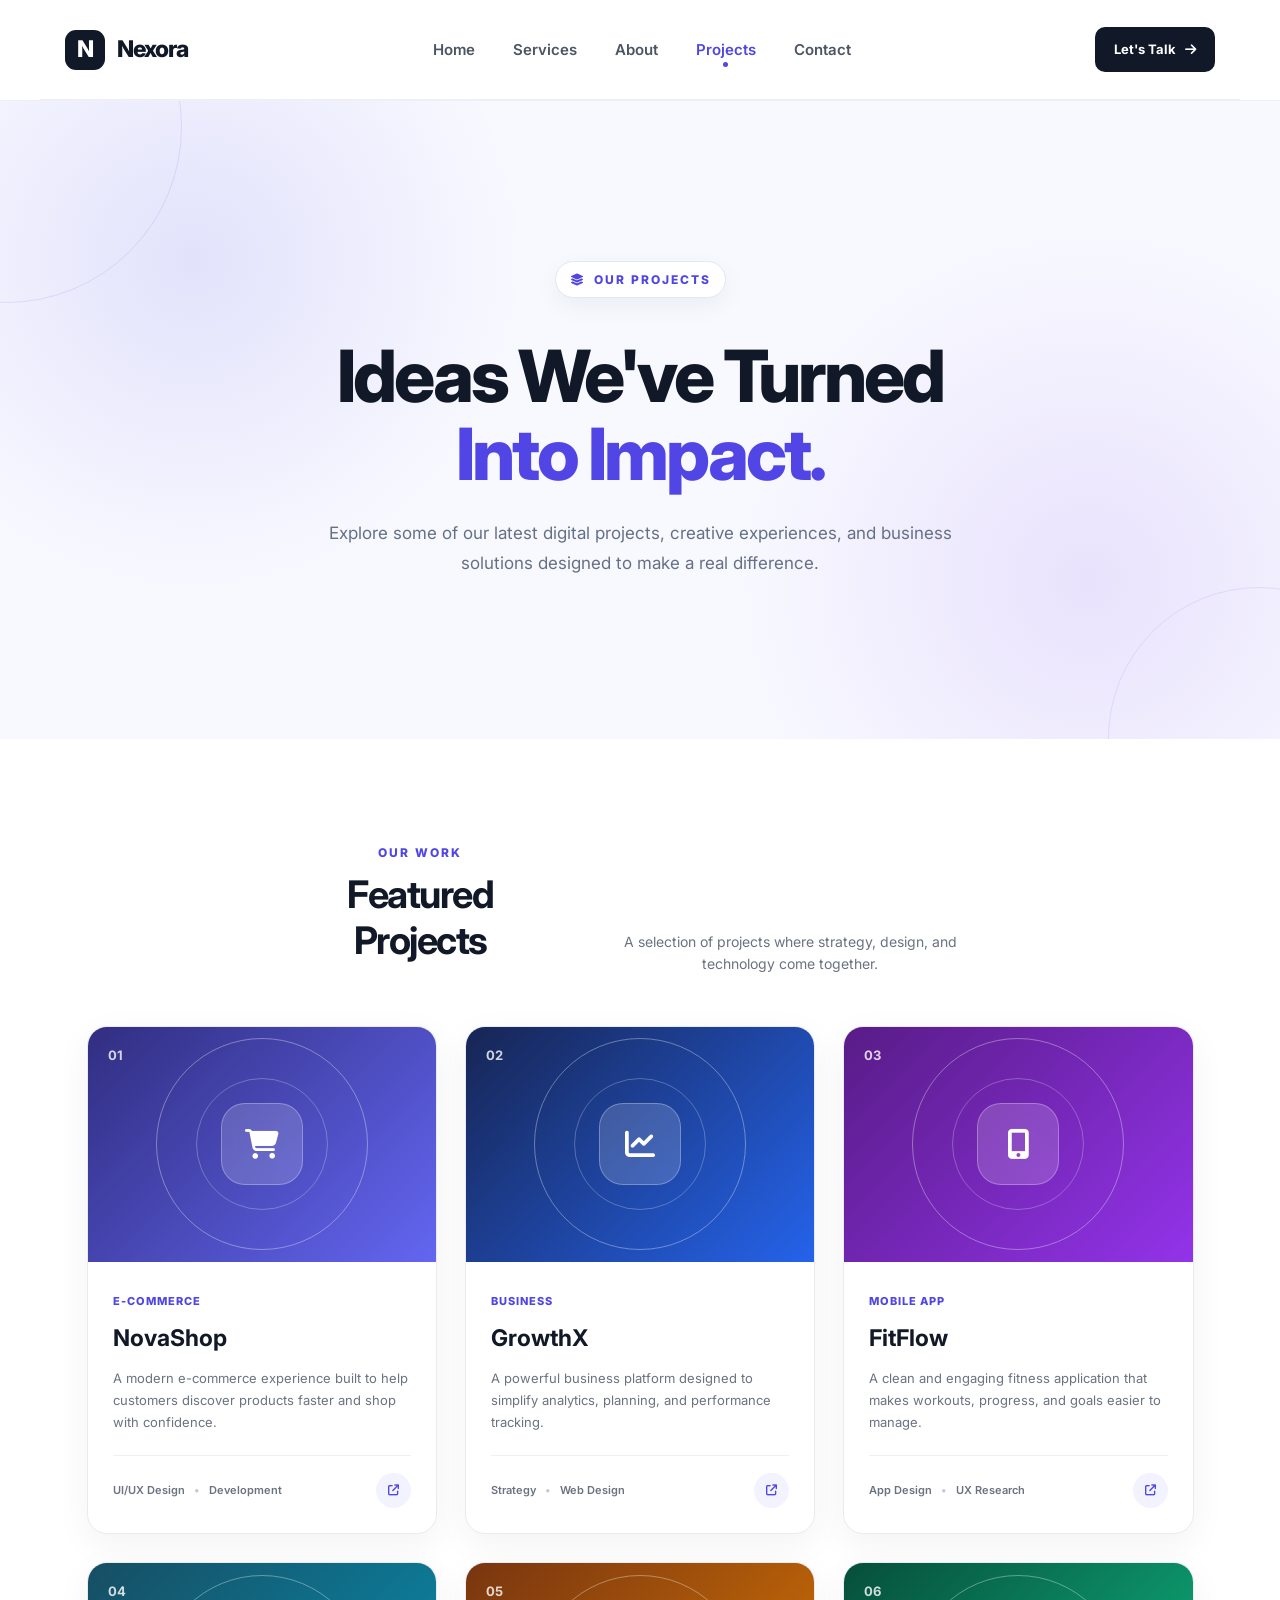
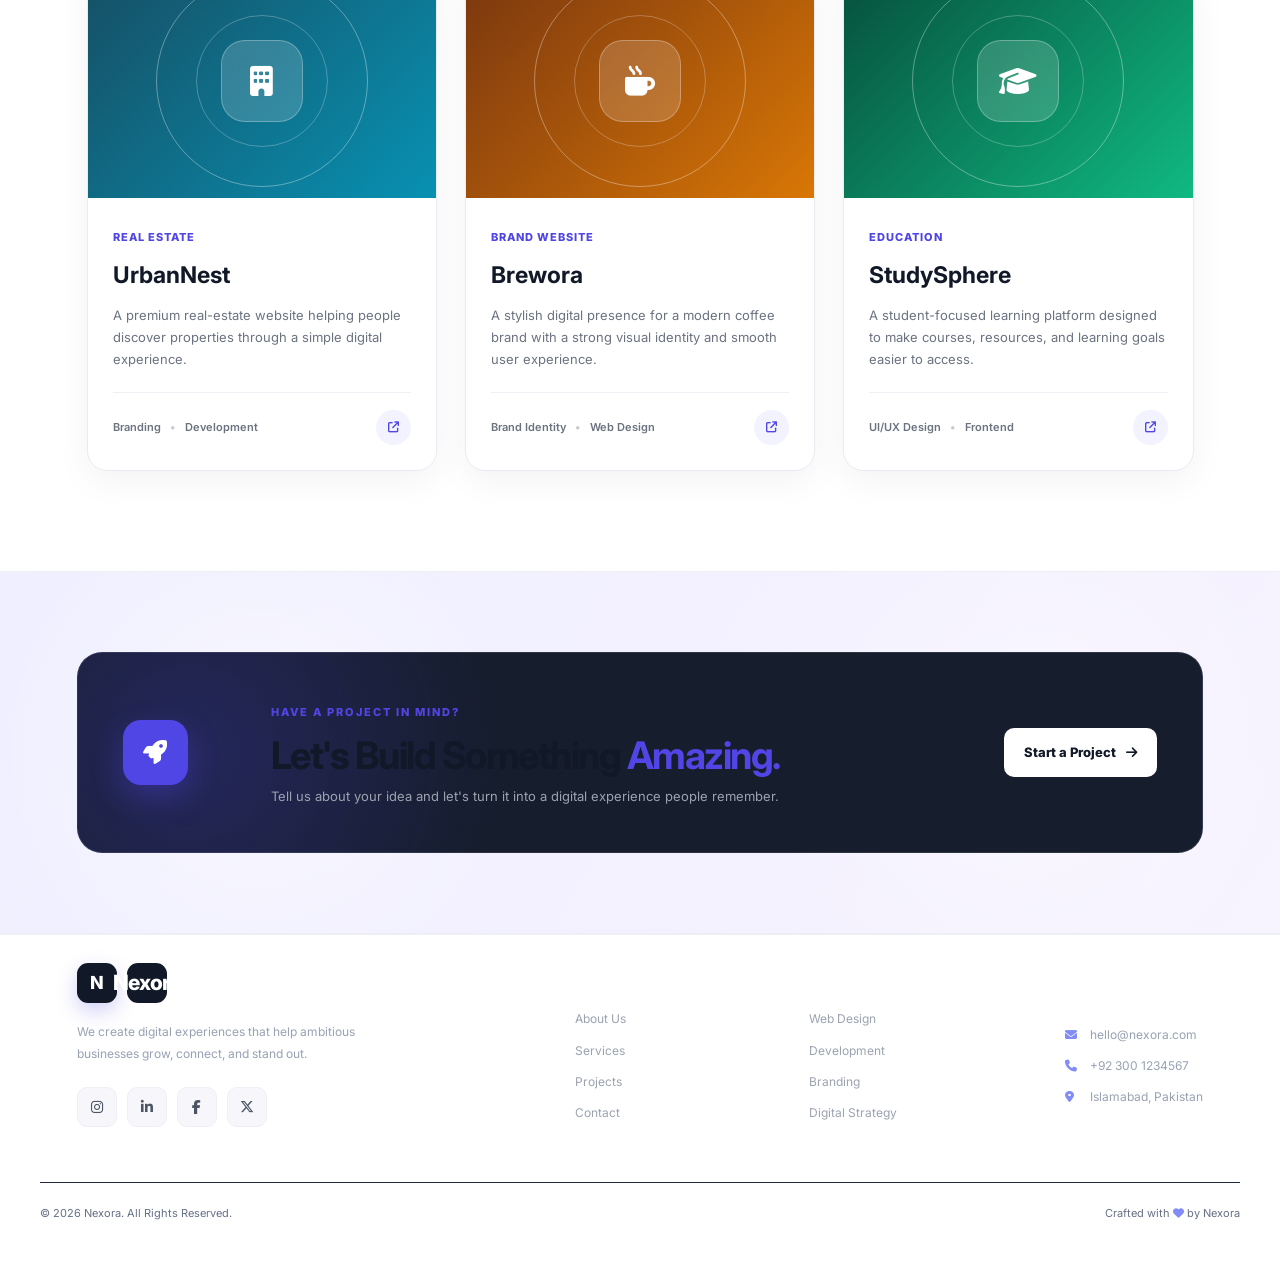
<file: projects.html>
<!DOCTYPE html>
<html lang="en">
<head>
    <meta charset="UTF-8">
    <meta name="viewport" content="width=device-width, initial-scale=1.0">

    <title>Nexora | Our Projects</title>

    <!-- Google Font -->
    <link rel="preconnect" href="https://fonts.googleapis.com">
    <link rel="preconnect" href="https://fonts.gstatic.com" crossorigin>
    <link href="https://fonts.googleapis.com/css2?family=Inter:wght@400;500;600;700;800&display=swap" rel="stylesheet">

    <!-- Font Awesome -->
    <link rel="stylesheet"
          href="https://cdnjs.cloudflare.com/ajax/libs/font-awesome/6.5.2/css/all.min.css">

    <!-- CSS -->
    <link rel="stylesheet" href="style.css">
</head>

<body>

    <!-- ================= NAVBAR ================= -->
    <header class="header">

        <nav class="navbar">
        
            <a href="index.html" class="logo">
                <span>N</span>
                Nexora
            </a>
            <ul class="nav-links">
                <li><a href="index.html">Home</a></li>
                <li><a href="services.html">Services</a></li>
                <li><a href="about.html">About</a></li>
                <li><a href="projects.html" class="active">Projects</a></li>
                <li><a href="contact.html">Contact</a></li>
            </ul>

            <a href="contact.html" class="nav-btn">
                Let's Talk
                <i class="fa-solid fa-arrow-right"></i>
            </a>

        </nav>
    </header>


    <!-- ================= HERO ================= -->
    <section class="projects-hero">

        <div class="hero-content">

            <span class="section-tag">
                <i class="fa-solid fa-layer-group"></i>
                Our Projects
            </span>

            <h1>
                Ideas We've Turned
                <span>Into Impact.</span>
            </h1>

            <p>
                Explore some of our latest digital projects,
                creative experiences, and business solutions
                designed to make a real difference.
            </p>

        </div>

    </section>


    <!-- ================= PROJECT FILTER ================= -->
    <section class="projects-section">

        <div class="container">

            <div class="section-heading">

                <div>
                    <span class="small-title">OUR WORK</span>
                    <h2>Featured Projects</h2>
                </div>

                <p>
                    A selection of projects where strategy,
                    design, and technology come together.
                </p>

            </div>


            <!-- ================= PROJECT GRID ================= -->
            <div class="project-grid">


                <!-- Project 01 -->
                <article class="project-card">

                    <div class="project-image project-one">

                        <div class="project-number">
                            01
                        </div>

                        <div class="project-icon">
                            <i class="fa-solid fa-cart-shopping"></i>
                        </div>

                    </div>

                    <div class="project-content">

                        <span class="project-category">
                            E-Commerce
                        </span>

                        <h3>NovaShop</h3>

                        <p>
                            A modern e-commerce experience built
                            to help customers discover products
                            faster and shop with confidence.
                        </p>

                        <div class="project-footer">

                            <span>UI/UX Design</span>
                            <span>Development</span>

                            <a href="contact.html" class="project-link">
                                <i class="fa-solid fa-arrow-up-right-from-square"></i>
                            </a>

                        </div>

                    </div>

                </article>


                <!-- Project 02 -->
                <article class="project-card">

                    <div class="project-image project-two">

                        <div class="project-number">
                            02
                        </div>

                        <div class="project-icon">
                            <i class="fa-solid fa-chart-line"></i>
                        </div>

                    </div>

                    <div class="project-content">

                        <span class="project-category">
                            Business
                        </span>

                        <h3>GrowthX</h3>

                        <p>
                            A powerful business platform designed
                            to simplify analytics, planning, and
                            performance tracking.
                        </p>

                        <div class="project-footer">

                            <span>Strategy</span>
                            <span>Web Design</span>

                            <a href="contact.html" class="project-link">
                                <i class="fa-solid fa-arrow-up-right-from-square"></i>
                            </a>

                        </div>

                    </div>

                </article>


                <!-- Project 03 -->
                <article class="project-card">

                    <div class="project-image project-three">

                        <div class="project-number">
                            03
                        </div>

                        <div class="project-icon">
                            <i class="fa-solid fa-mobile-screen-button"></i>
                        </div>

                    </div>

                    <div class="project-content">

                        <span class="project-category">
                            Mobile App
                        </span>

                        <h3>FitFlow</h3>

                        <p>
                            A clean and engaging fitness application
                            that makes workouts, progress, and goals
                            easier to manage.
                        </p>

                        <div class="project-footer">

                            <span>App Design</span>
                            <span>UX Research</span>

                            <a href="contact.html" class="project-link">
                                <i class="fa-solid fa-arrow-up-right-from-square"></i>
                            </a>

                        </div>

                    </div>

                </article>


                <!-- Project 04 -->
                <article class="project-card">

                    <div class="project-image project-four">

                        <div class="project-number">
                            04
                        </div>

                        <div class="project-icon">
                            <i class="fa-solid fa-building"></i>
                        </div>

                    </div>

                    <div class="project-content">

                        <span class="project-category">
                            Real Estate
                        </span>

                        <h3>UrbanNest</h3>

                        <p>
                            A premium real-estate website helping
                            people discover properties through a
                            simple digital experience.
                        </p>

                        <div class="project-footer">

                            <span>Branding</span>
                            <span>Development</span>

                            <a href="contact.html" class="project-link">
                                <i class="fa-solid fa-arrow-up-right-from-square"></i>
                            </a>

                        </div>

                    </div>

                </article>


                <!-- Project 05 -->
                <article class="project-card">

                    <div class="project-image project-five">

                        <div class="project-number">
                            05
                        </div>

                        <div class="project-icon">
                            <i class="fa-solid fa-mug-hot"></i>
                        </div>

                    </div>

                    <div class="project-content">

                        <span class="project-category">
                            Brand Website
                        </span>

                        <h3>Brewora</h3>

                        <p>
                            A stylish digital presence for a modern
                            coffee brand with a strong visual identity
                            and smooth user experience.
                        </p>

                        <div class="project-footer">

                            <span>Brand Identity</span>
                            <span>Web Design</span>

                            <a href="contact.html" class="project-link">
                                <i class="fa-solid fa-arrow-up-right-from-square"></i>
                            </a>

                        </div>

                    </div>

                </article>


                <!-- Project 06 -->
                <article class="project-card">

                    <div class="project-image project-six">

                        <div class="project-number">
                            06
                        </div>

                        <div class="project-icon">
                            <i class="fa-solid fa-graduation-cap"></i>
                        </div>

                    </div>

                    <div class="project-content">

                        <span class="project-category">
                            Education
                        </span>

                        <h3>StudySphere</h3>

                        <p>
                            A student-focused learning platform
                            designed to make courses, resources,
                            and learning goals easier to access.
                        </p>

                        <div class="project-footer">

                            <span>UI/UX Design</span>
                            <span>Frontend</span>

                            <a href="contact.html" class="project-link">
                                <i class="fa-solid fa-arrow-up-right-from-square"></i>
                            </a>

                        </div>

                    </div>

                </article>

            </div>

        </div>

    </section>


    <!-- ================= CTA ================= -->
    <section class="cta-section">

        <div class="cta-container">

            <div class="cta-icon">
                <i class="fa-solid fa-rocket"></i>
            </div>

            <div class="cta-content">
                <span>HAVE A PROJECT IN MIND?</span>

                <h2>
                    Let's Build Something
                    <strong>Amazing.</strong>
                </h2>

                <p>
                    Tell us about your idea and let's turn it
                    into a digital experience people remember.
                </p>
            </div>

            <a href="contact.html" class="cta-btn">
                Start a Project
                <i class="fa-solid fa-arrow-right"></i>
            </a>

        </div>

    </section>


    <!-- ================= FOOTER ================= -->
    <footer class="footer">

        <div class="footer-container">

            <div class="footer-brand">

                <a href="index.html" class="logo footer-logo">
                    <span class="logo-icon">N</span>
                    <span>Nexora</span>
                </a>

                <p>
                    We create digital experiences that help
                    ambitious businesses grow, connect, and
                    stand out.
                </p>

                <div class="social-links">

                    <a href="#" aria-label="Instagram">
                        <i class="fa-brands fa-instagram"></i>
                    </a>

                    <a href="#" aria-label="LinkedIn">
                        <i class="fa-brands fa-linkedin-in"></i>
                    </a>

                    <a href="#" aria-label="Facebook">
                        <i class="fa-brands fa-facebook-f"></i>
                    </a>

                    <a href="#" aria-label="X">
                        <i class="fa-brands fa-x-twitter"></i>
                    </a>

                </div>

            </div>


            <div class="footer-column">

                <h4>Company</h4>

                <a href="about.html">About Us</a>
                <a href="services.html">Services</a>
                <a href="projects.html">Projects</a>
                <a href="contact.html">Contact</a>

            </div>


            <div class="footer-column">

                <h4>Services</h4>

                <a href="services.html">Web Design</a>
                <a href="services.html">Development</a>
                <a href="services.html">Branding</a>
                <a href="services.html">Digital Strategy</a>

            </div>


            <div class="footer-column">

                <h4>Contact</h4>

                <p>
                    <i class="fa-solid fa-envelope"></i>
                    hello@nexora.com
                </p>

                <p>
                    <i class="fa-solid fa-phone"></i>
                    +92 300 1234567
                </p>

                <p>
                    <i class="fa-solid fa-location-dot"></i>
                    Islamabad, Pakistan
                </p>

            </div>

        </div>


        <div class="footer-bottom">

            <p>
                © 2026 Nexora. All Rights Reserved.
            </p>

            <p>
                Crafted with <i class="fa-solid fa-heart"></i> by Nexora
            </p>

        </div>

    </footer>

</body>
</html>
</file>
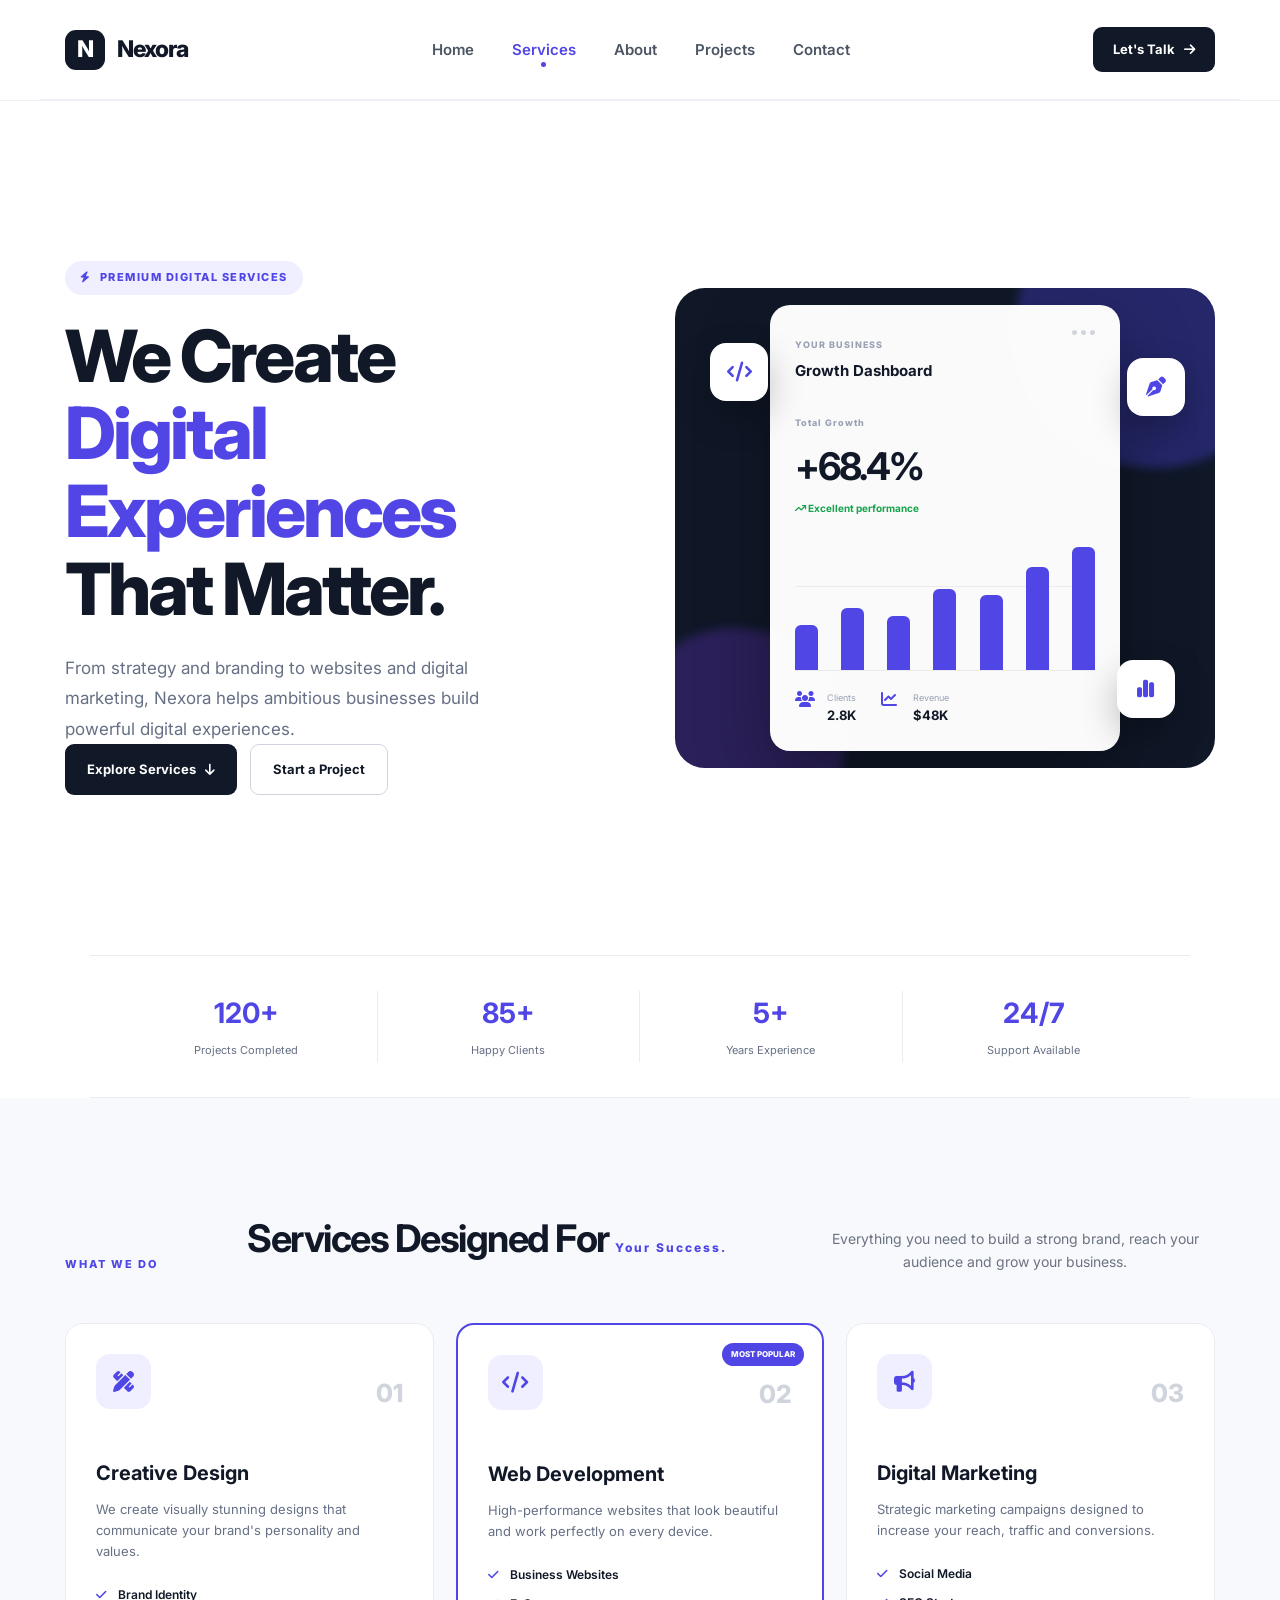
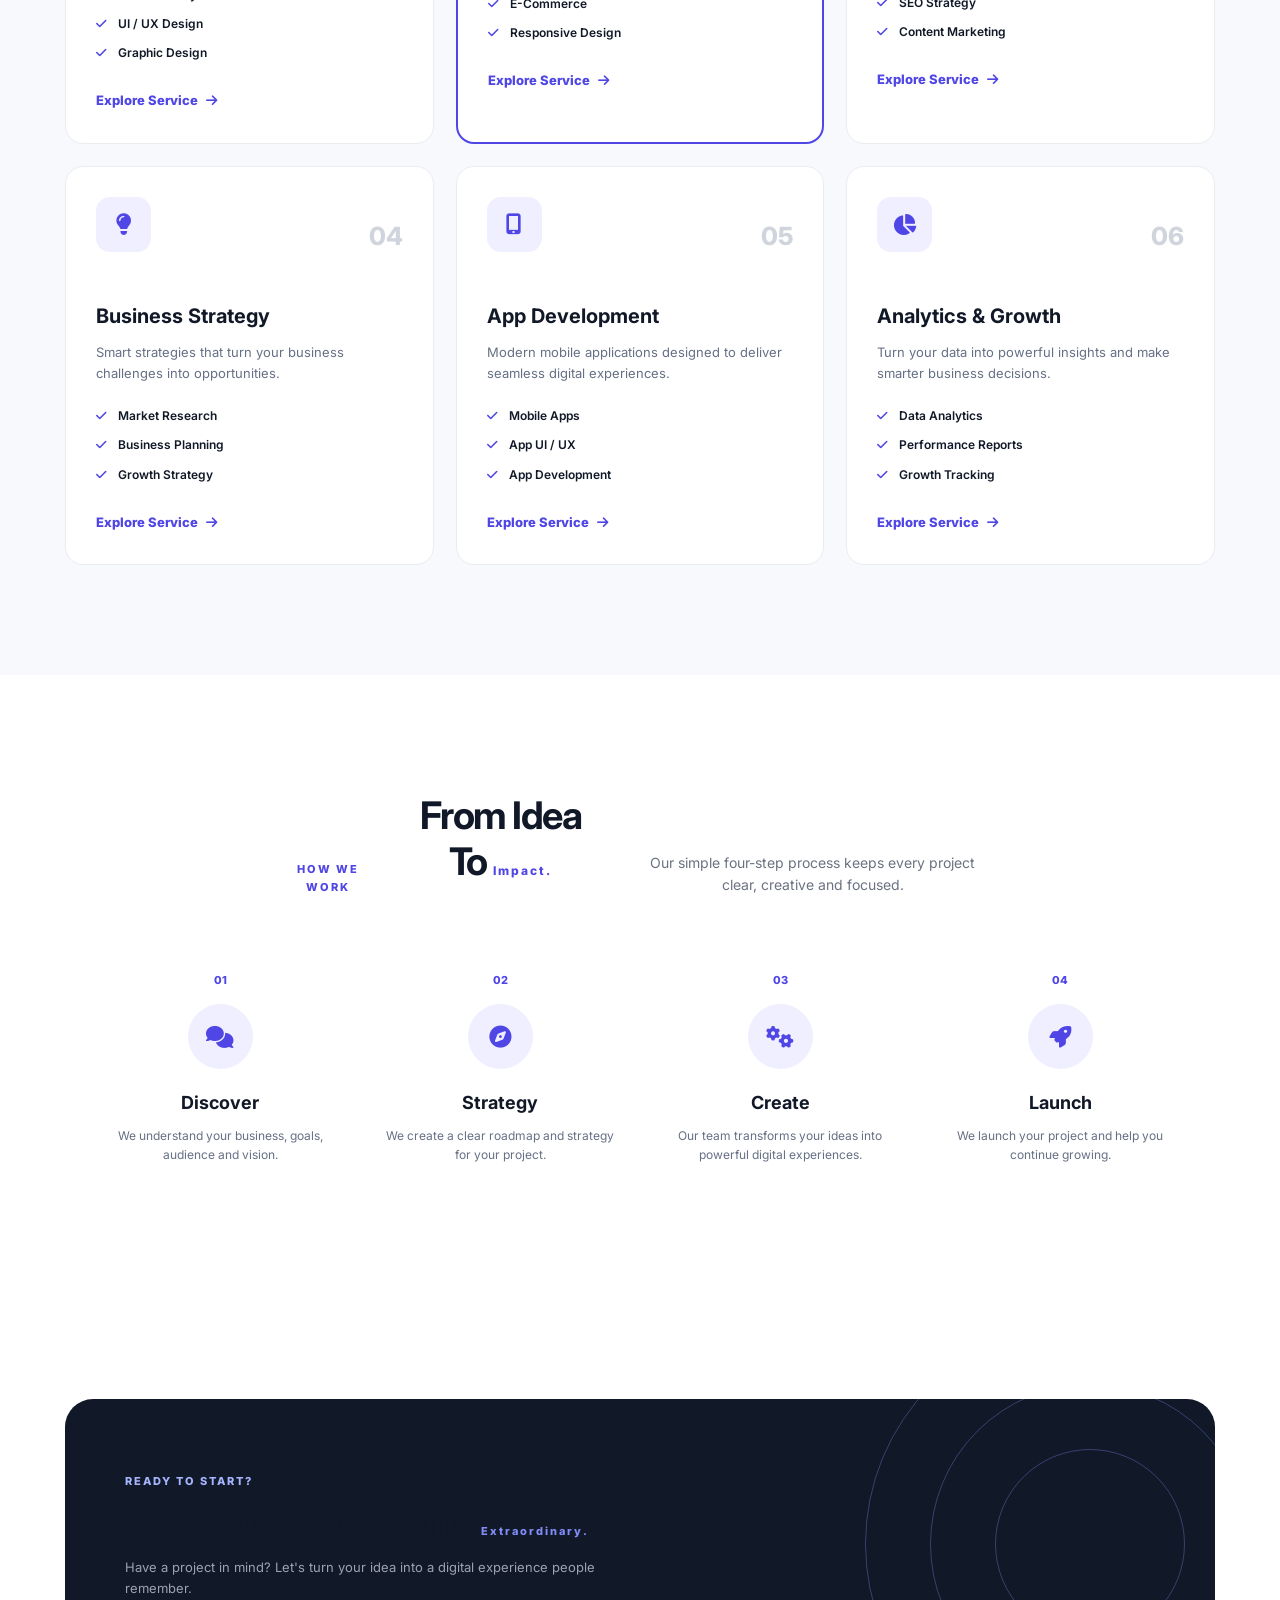
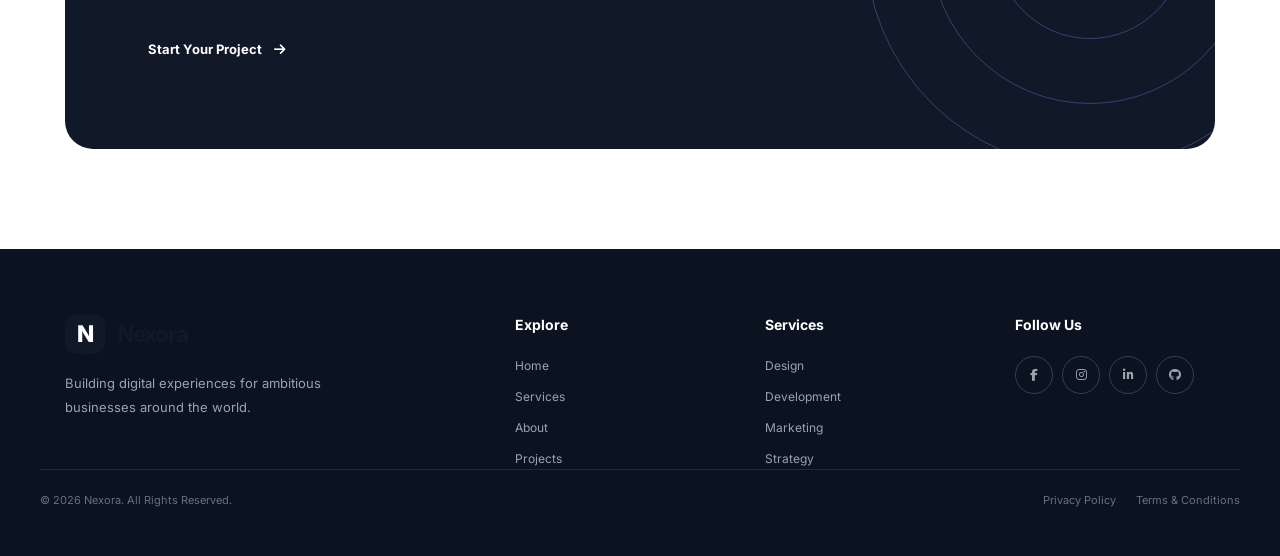
<file: services.html>
<!DOCTYPE html>

<html lang="en">
<head>
    <meta charset="UTF-8">
    <meta name="viewport" content="width=device-width, initial-scale=1.0">


<title>Nexora | Our Services</title>

<link rel="stylesheet" href="style.css">

<link rel="preconnect" href="https://fonts.googleapis.com">
<link rel="preconnect" href="https://fonts.gstatic.com" crossorigin>
<link href="https://fonts.googleapis.com/css2?family=Inter:wght@400;500;600;700;800&display=swap" rel="stylesheet">

<link rel="stylesheet"
href="https://cdnjs.cloudflare.com/ajax/libs/font-awesome/6.5.2/css/all.min.css">


</head>

<body>

<!-- ================= NAVBAR ================= -->

<header class="header">

<nav class="navbar">

    <a href="index.html" class="logo">
        <span>N</span>
        Nexora
    </a>

    <ul class="nav-links">
        <li><a href="index.html">Home</a></li>
        <li><a href="services.html" class="active">Services</a></li>
        <li><a href="about.html">About</a></li>
        <li><a href="projects.html">Projects</a></li>
        <li><a href="contact.html">Contact</a></li>
    </ul>

    <a href="contact.html" class="nav-button">
        Let's Talk
        <i class="fa-solid fa-arrow-right"></i>
    </a>

</nav>


</header>

<!-- ================= HERO ================= -->

<section class="hero">


<div class="hero-content">

    <div class="hero-label">
        <i class="fa-solid fa-bolt"></i>
        PREMIUM DIGITAL SERVICES
    </div>

    <h1>
        We Create
        <span>Digital Experiences</span>
        That Matter.
    </h1>

    <p>
        From strategy and branding to websites and digital
        marketing, Nexora helps ambitious businesses build
        powerful digital experiences.
    </p>

    <div class="hero-buttons">

        <a href="#services" class="primary-btn">
            Explore Services
            <i class="fa-solid fa-arrow-down"></i>
        </a>

        <a href="contact.html" class="outline-btn">
            Start a Project
        </a>

    </div>

</div>


<!-- HERO VISUAL -->

<div class="hero-visual">

    <div class="glow glow-one"></div>
    <div class="glow glow-two"></div>

    <div class="dashboard">

        <div class="dashboard-top">
            <div>
                <small>YOUR BUSINESS</small>
                <h3>Growth Dashboard</h3>
            </div>

            <div class="dots">
                <span></span>
                <span></span>
                <span></span>
            </div>
        </div>


        <div class="dashboard-number">
            <small>Total Growth</small>
            <h2>+68.4%</h2>

            <div class="increase">
                <i class="fa-solid fa-arrow-trend-up"></i>
                Excellent performance
            </div>
        </div>


        <div class="graph">

            <div class="graph-line"></div>

            <span style="height:35%"></span>
            <span style="height:48%"></span>
            <span style="height:42%"></span>
            <span style="height:63%"></span>
            <span style="height:58%"></span>
            <span style="height:80%"></span>
            <span style="height:95%"></span>

        </div>


        <div class="dashboard-bottom">

            <div>
                <i class="fa-solid fa-users"></i>
                <span>Clients</span>
                <strong>2.8K</strong>
            </div>

            <div>
                <i class="fa-solid fa-chart-line"></i>
                <span>Revenue</span>
                <strong>$48K</strong>
            </div>

        </div>

    </div>


    <div class="floating-icon icon-one">
        <i class="fa-solid fa-code"></i>
    </div>

    <div class="floating-icon icon-two">
        <i class="fa-solid fa-pen-nib"></i>
    </div>

    <div class="floating-icon icon-three">
        <i class="fa-solid fa-chart-simple"></i>
    </div>

</div>


</section>

<!-- ================= STATS ================= -->

<section class="stats">


<div class="stat-item">
    <strong>120+</strong>
    <span>Projects Completed</span>
</div>

<div class="stat-item">
    <strong>85+</strong>
    <span>Happy Clients</span>
</div>

<div class="stat-item">
    <strong>5+</strong>
    <span>Years Experience</span>
</div>

<div class="stat-item">
    <strong>24/7</strong>
    <span>Support Available</span>
</div>


</section>

<!-- ================= SERVICES ================= -->

<section class="services" id="services">


<div class="section-heading">

    <div class="section-label">
        WHAT WE DO
    </div>

    <h2>
        Services Designed For
        <span>Your Success.</span>
    </h2>

    <p>
        Everything you need to build a strong brand,
        reach your audience and grow your business.
    </p>

</div>


<div class="service-grid">


    <!-- SERVICE 1 -->

    <div class="service-card">

        <div class="service-top">
            <div class="service-icon">
                <i class="fa-solid fa-pen-ruler"></i>
            </div>

            <span>01</span>
        </div>

        <h3>Creative Design</h3>

        <p>
            We create visually stunning designs that
            communicate your brand's personality and values.
        </p>

        <div class="service-list">

            <div>
                <i class="fa-solid fa-check"></i>
                Brand Identity
            </div>

            <div>
                <i class="fa-solid fa-check"></i>
                UI / UX Design
            </div>

            <div>
                <i class="fa-solid fa-check"></i>
                Graphic Design
            </div>

        </div>

        <a href="contact.html" class="service-link">
            Explore Service
            <i class="fa-solid fa-arrow-right"></i>
        </a>

    </div>


    <!-- SERVICE 2 -->

    <div class="service-card featured">

        <div class="popular">
            MOST POPULAR
        </div>

        <div class="service-top">

            <div class="service-icon">
                <i class="fa-solid fa-code"></i>
            </div>

            <span>02</span>

        </div>

        <h3>Web Development</h3>

        <p>
            High-performance websites that look beautiful
            and work perfectly on every device.
        </p>

        <div class="service-list">

            <div>
                <i class="fa-solid fa-check"></i>
                Business Websites
            </div>

            <div>
                <i class="fa-solid fa-check"></i>
                E-Commerce
            </div>

            <div>
                <i class="fa-solid fa-check"></i>
                Responsive Design
            </div>

        </div>

        <a href="contact.html" class="service-link">
            Explore Service
            <i class="fa-solid fa-arrow-right"></i>
        </a>

    </div>


    <!-- SERVICE 3 -->

    <div class="service-card">

        <div class="service-top">

            <div class="service-icon">
                <i class="fa-solid fa-bullhorn"></i>
            </div>

            <span>03</span>

        </div>

        <h3>Digital Marketing</h3>

        <p>
            Strategic marketing campaigns designed to
            increase your reach, traffic and conversions.
        </p>

        <div class="service-list">

            <div>
                <i class="fa-solid fa-check"></i>
                Social Media
            </div>

            <div>
                <i class="fa-solid fa-check"></i>
                SEO Strategy
            </div>

            <div>
                <i class="fa-solid fa-check"></i>
                Content Marketing
            </div>

        </div>

        <a href="contact.html" class="service-link">
            Explore Service
            <i class="fa-solid fa-arrow-right"></i>
        </a>

    </div>


    <!-- SERVICE 4 -->

    <div class="service-card">

        <div class="service-top">

            <div class="service-icon">
                <i class="fa-solid fa-lightbulb"></i>
            </div>

            <span>04</span>

        </div>

        <h3>Business Strategy</h3>

        <p>
            Smart strategies that turn your business
            challenges into opportunities.
        </p>

        <div class="service-list">

            <div>
                <i class="fa-solid fa-check"></i>
                Market Research
            </div>

            <div>
                <i class="fa-solid fa-check"></i>
                Business Planning
            </div>

            <div>
                <i class="fa-solid fa-check"></i>
                Growth Strategy
            </div>

        </div>

        <a href="contact.html" class="service-link">
            Explore Service
            <i class="fa-solid fa-arrow-right"></i>
        </a>

    </div>


    <!-- SERVICE 5 -->

    <div class="service-card">

        <div class="service-top">

            <div class="service-icon">
                <i class="fa-solid fa-mobile-screen-button"></i>
            </div>

            <span>05</span>

        </div>

        <h3>App Development</h3>

        <p>
            Modern mobile applications designed to
            deliver seamless digital experiences.
        </p>

        <div class="service-list">

            <div>
                <i class="fa-solid fa-check"></i>
                Mobile Apps
            </div>

            <div>
                <i class="fa-solid fa-check"></i>
                App UI / UX
            </div>

            <div>
                <i class="fa-solid fa-check"></i>
                App Development
            </div>

        </div>

        <a href="contact.html" class="service-link">
            Explore Service
            <i class="fa-solid fa-arrow-right"></i>
        </a>

    </div>


    <!-- SERVICE 6 -->

    <div class="service-card">

        <div class="service-top">

            <div class="service-icon">
                <i class="fa-solid fa-chart-pie"></i>
            </div>

            <span>06</span>

        </div>

        <h3>Analytics & Growth</h3>

        <p>
            Turn your data into powerful insights and
            make smarter business decisions.
        </p>

        <div class="service-list">

            <div>
                <i class="fa-solid fa-check"></i>
                Data Analytics
            </div>

            <div>
                <i class="fa-solid fa-check"></i>
                Performance Reports
            </div>

            <div>
                <i class="fa-solid fa-check"></i>
                Growth Tracking
            </div>

        </div>

        <a href="contact.html" class="service-link">
            Explore Service
            <i class="fa-solid fa-arrow-right"></i>
        </a>

    </div>

</div>

</section>

<!-- ================= PROCESS ================= -->

<section class="process">


<div class="section-heading">

    <div class="section-label">
        HOW WE WORK
    </div>

    <h2>
        From Idea To
        <span>Impact.</span>
    </h2>

    <p>
        Our simple four-step process keeps every project
        clear, creative and focused.
    </p>

</div>


<div class="process-grid">

    <div class="process-card">

        <div class="process-number">01</div>

        <div class="process-icon">
            <i class="fa-solid fa-comments"></i>
        </div>

        <h3>Discover</h3>

        <p>
            We understand your business, goals,
            audience and vision.
        </p>

    </div>


    <div class="process-card">

        <div class="process-number">02</div>

        <div class="process-icon">
            <i class="fa-solid fa-compass"></i>
        </div>

        <h3>Strategy</h3>

        <p>
            We create a clear roadmap and strategy
            for your project.
        </p>

    </div>


    <div class="process-card">

        <div class="process-number">03</div>

        <div class="process-icon">
            <i class="fa-solid fa-gears"></i>
        </div>

        <h3>Create</h3>

        <p>
            Our team transforms your ideas into
            powerful digital experiences.
        </p>

    </div>


    <div class="process-card">

        <div class="process-number">04</div>

        <div class="process-icon">
            <i class="fa-solid fa-rocket"></i>
        </div>

        <h3>Launch</h3>

        <p>
            We launch your project and help you
            continue growing.
        </p>

    </div>

</div>


</section>

<!-- ================= CTA ================= -->

<section class="cta">


<div class="cta-content">

    <div class="cta-label">
        READY TO START?
    </div>

    <h2>
        Let's Build Something
        <span>Extraordinary.</span>
    </h2>

    <p>
        Have a project in mind? Let's turn your idea
        into a digital experience people remember.
    </p>

    <a href="contact.html" class="cta-button">
        Start Your Project
        <i class="fa-solid fa-arrow-right"></i>
    </a>

</div>

<div class="cta-decoration">
    <div></div>
    <div></div>
    <div></div>
</div>


</section>

<!-- ================= FOOTER ================= -->

<footer>


<div class="footer-main">

    <div class="footer-brand">

        <a href="index.html" class="logo">
            <span>N</span>
            Nexora
        </a>

        <p>
            Building digital experiences for ambitious
            businesses around the world.
        </p>

    </div>


    <div class="footer-column">

        <h4>Explore</h4>

        <a href="index.html">Home</a>
        <a href="services.html">Services</a>
        <a href="about.html">About</a>
        <a href="projects.html">Projects</a>

    </div>


    <div class="footer-column">

        <h4>Services</h4>

        <a href="#">Design</a>
        <a href="#">Development</a>
        <a href="#">Marketing</a>
        <a href="#">Strategy</a>

    </div>


    <div class="footer-column">

        <h4>Follow Us</h4>

        <div class="socials">

            <a href="#">
                <i class="fa-brands fa-facebook-f"></i>
            </a>

            <a href="#">
                <i class="fa-brands fa-instagram"></i>
            </a>

            <a href="#">
                <i class="fa-brands fa-linkedin-in"></i>
            </a>

            <a href="#">
                <i class="fa-brands fa-github"></i>
            </a>

        </div>

    </div>

</div>


<div class="footer-bottom">
    <p>© 2026 Nexora. All Rights Reserved.</p>

    <div>
        <a href="#">Privacy Policy</a>
        <a href="#">Terms & Conditions</a>
    </div>
</div>


</footer>

</body>
</html>
</file>
<file: style.css>
* {
    margin: 0;
    padding: 0;
    box-sizing: border-box;
    }
  
  html {
  scroll-behavior: smooth;
  }
  
  body {
  font-family: "Inter", sans-serif;
  color: #101828;
  background: #ffffff;
  line-height: 1.6;
  }
  
  a {
  text-decoration: none;
  color: inherit;
  }
  
  ul {
  list-style: none;
  }
  
  /* ================= NAVBAR ================= */
  
  header {
  width: 100%;
  background: #ffffff;
  position: sticky;
  top: 0;
  z-index: 1000;
  border-bottom: 1px solid #eef0f4;
  }
  
  .navbar {
  max-width: 1200px;
  margin: auto;
  height: 78px;
  padding: 0 25px;
  display: flex;
  align-items: center;
  justify-content: space-between;
  }
  
  .logo {
  display: flex;
  align-items: center;
  gap: 10px;
  font-size: 25px;
  font-weight: 800;
  letter-spacing: -1px;
  }
  
  .logo span {
  width: 38px;
  height: 38px;
  border-radius: 10px;
  display: flex;
  align-items: center;
  justify-content: center;
  background: #111827;
  color: #ffffff;
  }
  
  .nav-links {
  display: flex;
  gap: 35px;
  }
  
  .nav-links a {
  font-size: 14px;
  font-weight: 600;
  color: #667085;
  transition: 0.3s;
  }
  
  .nav-links a:hover {
  color: #111827;
  }
  
  .nav-btn {
  padding: 12px 22px;
  background: #111827;
  color: white;
  border-radius: 8px;
  font-size: 14px;
  font-weight: 600;
  transition: 0.3s;
  }
  
  .nav-btn:hover {
  transform: translateY(-2px);
  }
  
  /* ================= HERO ================= */
  
  .hero {
  max-width: 1200px;
  margin: auto;
  min-height: 680px;
  padding: 80px 25px;
  display: grid;
  grid-template-columns: 1fr 1fr;
  align-items: center;
  gap: 50px;
  }
  
  .badge {
  display: inline-flex;
  align-items: center;
  gap: 8px;
  padding: 8px 15px;
  border-radius: 30px;
  background: #f3f4f6;
  color: #4f46e5;
  font-size: 13px;
  font-weight: 700;
  margin-bottom: 22px;
  }
  
  .hero h1 {
  font-size: clamp(42px, 5vw, 68px);
  line-height: 1.05;
  letter-spacing: -3px;
  max-width: 650px;
  }
  
  .hero h1 span {
  display: block;
  color: #4f46e5;
  }
  
  .hero-content > p {
  max-width: 570px;
  color: #667085;
  font-size: 17px;
  margin: 25px 0 30px;
  }
  
  .hero-buttons {
  display: flex;
  gap: 14px;
  flex-wrap: wrap;
  }
  
  .primary-btn,
  .secondary-btn,
  .white-btn {
  display: inline-flex;
  align-items: center;
  gap: 10px;
  padding: 14px 23px;
  border-radius: 9px;
  font-size: 14px;
  font-weight: 700;
  transition: 0.3s;
  }
  
  .primary-btn {
  background: #111827;
  color: #ffffff;
  }
  
  .primary-btn:hover {
  transform: translateY(-3px);
  box-shadow: 0 10px 25px rgba(17, 24, 39, 0.18);
  }
  
  .secondary-btn {
  border: 1px solid #d0d5dd;
  }
  
  .secondary-btn:hover {
  background: #f9fafb;
  }
  
  .hero-stats {
  display: flex;
  gap: 45px;
  margin-top: 45px;
  }
  
  .hero-stats h3 {
  font-size: 25px;
  }
  
  .hero-stats p {
  font-size: 12px;
  color: #667085;
  }
  
  /* ================= HERO VISUAL ================= */
  
  .hero-visual {
  min-height: 480px;
  position: relative;
  display: flex;
  justify-content: center;
  align-items: center;
  }
  
  .circle {
  width: 390px;
  height: 390px;
  border-radius: 50%;
  background: #f0f0ff;
  position: absolute;
  }
  
  .main-card {
  width: 340px;
  min-height: 330px;
  padding: 25px;
  border-radius: 20px;
  background: #ffffff;
  position: relative;
  z-index: 2;
  box-shadow: 0 25px 70px rgba(16, 24, 40, 0.14);
  }
  
  .card-top {
  display: flex;
  justify-content: space-between;
  color: #667085;
  font-size: 13px;
  }
  
  .big-number {
  font-size: 38px;
  font-weight: 800;
  margin-top: 25px;
  }
  
  .growth {
  color: #16a34a;
  font-size: 13px;
  font-weight: 600;
  }
  
  .chart {
  height: 145px;
  display: flex;
  align-items: flex-end;
  justify-content: space-around;
  margin-top: 25px;
  padding-top: 20px;
  border-bottom: 1px solid #eaecf0;
  }
  
  .bar {
  width: 25px;
  border-radius: 7px 7px 0 0;
  background: #4f46e5;
  }
  
  .bar1 { height: 35%; }
  .bar2 { height: 50%; }
  .bar3 { height: 42%; }
  .bar4 { height: 68%; }
  .bar5 { height: 57%; }
  .bar6 { height: 82%; }
  .bar7 { height: 100%; }
  
  .floating-card {
  position: absolute;
  z-index: 4;
  background: white;
  padding: 15px 18px;
  border-radius: 13px;
  display: flex;
  gap: 12px;
  align-items: center;
  box-shadow: 0 15px 40px rgba(16, 24, 40, 0.12);
  }
  
  .floating-card i {
  width: 38px;
  height: 38px;
  display: flex;
  align-items: center;
  justify-content: center;
  border-radius: 9px;
  background: #f3f4ff;
  color: #4f46e5;
  }
  
  .floating-card strong,
  .floating-card small {
  display: block;
  }
  
  .floating-card strong {
  font-size: 13px;
  }
  
  .floating-card small {
  color: #16a34a;
  font-weight: 700;
  }
  
  .card-one {
  top: 60px;
  right: 0;
  }
  
  .card-two {
  bottom: 55px;
  left: 0;
  }
  
  /* ================= GENERAL SECTION ================= */
  
  .section {
  max-width: 1200px;
  margin: auto;
  padding: 100px 25px;
  }
  
  .section-heading {
  text-align: center;
  max-width: 700px;
  margin: 0 auto 55px;
  }
  
  .section-heading span,
  .small-title,
  .cta span {
  color: #4f46e5;
  font-size: 12px;
  font-weight: 800;
  letter-spacing: 2px;
  }
  
  .section-heading h2 {
  font-size: 40px;
  line-height: 1.2;
  letter-spacing: -1.5px;
  margin: 12px 0;
  }
  
  .section-heading h2 b {
  color: #4f46e5;
  }
  
  .section-heading p {
  color: #667085;
  }
  
  /* ================= SERVICES ================= */
  
  .services {
  background: #f8f9fc;
  max-width: 100%;
  }
  
  .services .section-heading,
  .services .service-grid {
  max-width: 1150px;
  margin-left: auto;
  margin-right: auto;
  }
  
  .service-grid {
  display: grid;
  grid-template-columns: repeat(4, 1fr);
  gap: 20px;
  }
  
  .service-card {
  background: #ffffff;
  padding: 30px 25px;
  border-radius: 15px;
  border: 1px solid #eaecf0;
  transition: 0.3s;
  }
  
  .service-card:hover,
  .service-card.active {
  transform: translateY(-8px);
  border-color: #4f46e5;
  box-shadow: 0 20px 45px rgba(16, 24, 40, 0.09);
  }
  
  .service-icon {
  width: 50px;
  height: 50px;
  display: flex;
  align-items: center;
  justify-content: center;
  border-radius: 12px;
  background: #f0efff;
  color: #4f46e5;
  font-size: 20px;
  margin-bottom: 23px;
  }
  
  .service-card h3 {
  font-size: 18px;
  margin-bottom: 10px;
  }
  
  .service-card p {
  color: #667085;
  font-size: 14px;
  margin-bottom: 20px;
  }
  
  .service-card a {
  color: #4f46e5;
  font-size: 13px;
  font-weight: 700;
  }
  
  /* ================= ABOUT ================= */
  
  .about {
  display: grid;
  grid-template-columns: 1fr 1fr;
  gap: 90px;
  align-items: center;
  }
  
  .about-image {
  min-height: 430px;
  border-radius: 25px;
  background: #111827;
  position: relative;
  display: flex;
  align-items: center;
  justify-content: center;
  overflow: hidden;
  }
  
  .about-shape {
  width: 230px;
  height: 230px;
  border-radius: 50%;
  background: #4f46e5;
  display: flex;
  align-items: center;
  justify-content: center;
  font-size: 80px;
  color: #ffffff;
  transform: rotate(-10deg);
  }
  
  .experience-card {
  position: absolute;
  bottom: 25px;
  left: 25px;
  background: white;
  padding: 17px 22px;
  border-radius: 12px;
  display: flex;
  align-items: center;
  gap: 12px;
  z-index: 3;
  }
  
  .experience-card strong {
  font-size: 30px;
  }
  
  .experience-card span {
  font-size: 12px;
  line-height: 1.3;
  color: #667085;
  }
  
  .about-content h2 {
  font-size: 44px;
  line-height: 1.15;
  letter-spacing: -2px;
  margin: 12px 0 22px;
  }
  
  .about-content h2 span {
  color: #4f46e5;
  }
  
  .about-content > p {
  color: #667085;
  margin-bottom: 15px;
  }
  
  .check-list {
  display: grid;
  grid-template-columns: 1fr 1fr;
  gap: 14px;
  margin: 25px 0 30px;
  }
  
  .check-list div {
  font-size: 14px;
  font-weight: 600;
  }
  
  .check-list i {
  color: #4f46e5;
  margin-right: 7px;
  }
  
  /* ================= PROJECTS ================= */
  
  .projects {
  background: #f8f9fc;
  max-width: 100%;
  }
  
  .project-grid {
  max-width: 1150px;
  margin: auto;
  display: grid;
  grid-template-columns: repeat(3, 1fr);
  gap: 25px;
  }
  
  .project-card {
  min-height: 280px;
  border-radius: 18px;
  background: #111827;
  position: relative;
  overflow: hidden;
  transition: 0.3s;
  }
  
  .project-card:hover {
  transform: translateY(-7px);
  }
  
  .project-icon {
  height: 190px;
  display: flex;
  justify-content: center;
  align-items: center;
  font-size: 60px;
  color: #ffffff;
  }
  
  .project-info {
  background: #ffffff;
  padding: 18px 20px;
  }
  
  .project-info span {
  font-size: 11px;
  color: #4f46e5;
  font-weight: 800;
  }
  
  .project-info h3 {
  font-size: 18px;
  }
  
  .project-info p {
  color: #667085;
  font-size: 12px;
  }
  
  /* ================= CTA ================= */
  
  .cta {
  max-width: 1150px;
  margin: 100px auto;
  padding: 55px 60px;
  border-radius: 25px;
  background: #4f46e5;
  color: #ffffff;
  display: flex;
  align-items: center;
  justify-content: space-between;
  gap: 30px;
  }
  
  .cta span {
  color: #dcd9ff;
  }
  
  .cta h2 {
  font-size: 38px;
  line-height: 1.2;
  margin: 10px 0;
  }
  
  .cta h2 strong {
  color: #ffffff;
  }
  
  .cta p {
  color: #e7e5ff;
  }
  
  .white-btn {
  background: #ffffff;
  color: #111827;
  white-space: nowrap;
  }
  
  /* ================= CONTACT ================= */
  
  .contact-container {
  max-width: 950px;
  margin: auto;
  display: grid;
  grid-template-columns: 0.8fr 1.2fr;
  gap: 60px;
  }
  
  .contact-info {
  display: flex;
  flex-direction: column;
  gap: 25px;
  }
  
  .contact-item {
  display: flex;
  gap: 15px;
  align-items: center;
  }
  
  .contact-item > i {
  width: 45px;
  height: 45px;
  display: flex;
  align-items: center;
  justify-content: center;
  background: #f0efff;
  color: #4f46e5;
  border-radius: 10px;
  }
  
  .contact-item h4 {
  font-size: 14px;
  }
  
  .contact-item p {
  font-size: 13px;
  color: #667085;
  }
  
  .contact-form {
  display: flex;
  flex-direction: column;
  gap: 15px;
  }
  
  .contact-form input,
  .contact-form textarea {
  width: 100%;
  padding: 15px 17px;
  border: 1px solid #d0d5dd;
  border-radius: 9px;
  outline: none;
  font-family: inherit;
  font-size: 14px;
  resize: none;
  }
  
  .contact-form input:focus,
  .contact-form textarea:focus {
  border-color: #4f46e5;
  }
  
  .contact-form button {
  border: none;
  cursor: pointer;
  padding: 15px;
  border-radius: 9px;
  background: #111827;
  color: white;
  font-weight: 700;
  font-family: inherit;
  transition: 0.3s;
  }
  
  .contact-form button:hover {
  background: #4f46e5;
  }
  
  /* ================= FOOTER ================= */
  
  footer {
  background: #101828;
  color: white;
  padding: 55px 25px 25px;
  }
  
  .footer-content {
  max-width: 1150px;
  margin: auto;
  display: flex;
  justify-content: space-between;
  align-items: center;
  gap: 30px;
  }
  
  .footer-content p {
  max-width: 350px;
  margin-top: 15px;
  color: #98a2b3;
  font-size: 13px;
  }
  
  .socials {
  display: flex;
  gap: 10px;
  }
  
  .socials a {
  width: 40px;
  height: 40px;
  border-radius: 50%;
  border: 1px solid #344054;
  display: flex;
  align-items: center;
  justify-content: center;
  transition: 0.3s;
  }
  
  .socials a:hover {
  background: #4f46e5;
  border-color: #4f46e5;
  }
  
  .copyright {
  max-width: 1150px;
  margin: 40px auto 0;
  padding-top: 20px;
  border-top: 1px solid #344054;
  text-align: center;
  color: #98a2b3;
  font-size: 12px;
  }
  
  /* ================= RESPONSIVE ================= */
  
  @media (max-width: 950px) {
  

  .nav-links {
      gap: 18px;
  }
  
  .hero,
  .about {
      grid-template-columns: 1fr;
  }
  
  .hero {
      text-align: center;
  }
  
  .hero-content > p {
      margin-left: auto;
      margin-right: auto;
  }
  
  .hero-buttons,
  .hero-stats {
      justify-content: center;
  }
  
  .service-grid {
      grid-template-columns: repeat(2, 1fr);
  }
  
  .project-grid {
      grid-template-columns: 1fr 1fr;
  }
  
  .about {
      gap: 50px;
  }
  
  .cta {
      margin-left: 25px;
      margin-right: 25px;
  }

  
  }
  
  @media (max-width: 650px) {
  

  .navbar {
      height: auto;
      padding: 18px 20px;
      flex-wrap: wrap;
      gap: 15px;
  }
  
  .nav-links {
      order: 3;
      width: 100%;
      justify-content: center;
      gap: 15px;
      flex-wrap: wrap;
  }
  
  .nav-btn {
      display: none;
  }
  
  .hero {
      padding-top: 55px;
  }
  
  .hero h1 {
      letter-spacing: -2px;
  }
  
  .hero-stats {
      gap: 20px;
  }
  
  .hero-visual {
      min-height: 400px;
  }
  
  .circle {
      width: 300px;
      height: 300px;
  }
  
  .main-card {
      width: 290px;
  }
  
  .card-one {
      right: 0;
      top: 30px;
  }
  
  .card-two {
      left: 0;
      bottom: 30px;
  }
  
  .section {
      padding: 75px 20px;
  }
  
  .section-heading h2 {
      font-size: 32px;
  }
  
  .service-grid,
  .project-grid,
  .contact-container {
      grid-template-columns: 1fr;
  }
  
  .about-content h2 {
      font-size: 36px;
  }
  
  .check-list {
      grid-template-columns: 1fr;
  }
  
  .cta {
      margin: 50px 20px;
      padding: 40px 25px;
      flex-direction: column;
      align-items: flex-start;
  }
  
  .cta h2 {
      font-size: 30px;
  }
  
  .footer-content {
      flex-direction: column;
      align-items: flex-start;
  }
  
  }
  * {
  margin: 0;
  padding: 0;
  box-sizing: border-box;
  }

html {
scroll-behavior: smooth;
}

body {
font-family: "Inter", sans-serif;
color: #101828;
background: #ffffff;
line-height: 1.6;
}

a {
text-decoration: none;
color: inherit;
}

ul {
list-style: none;
}

/* ================= NAVBAR ================= */

header {
position: sticky;
top: 0;
z-index: 1000;
background: #ffffff;
border-bottom: 1px solid #eaecf0;
}

.navbar {
max-width: 1200px;
height: 78px;
margin: auto;
padding: 0 25px;
display: flex;
align-items: center;
justify-content: space-between;
}

.logo {
display: flex;
align-items: center;
gap: 10px;
font-size: 25px;
font-weight: 800;
}

.logo span {
width: 38px;
height: 38px;
border-radius: 10px;
background: #111827;
color: white;
display: flex;
justify-content: center;
align-items: center;
}

.nav-links {
display: flex;
gap: 32px;
}

.nav-links a {
color: #667085;
font-size: 14px;
font-weight: 600;
transition: .3s;
}

.nav-links a:hover,
.nav-links a.active {
color: #4f46e5;
}

.nav-btn {
padding: 12px 22px;
background: #111827;
color: #ffffff;
border-radius: 8px;
font-size: 14px;
font-weight: 700;
}

/* ================= HERO ================= */

.services-hero {
max-width: 1200px;
min-height: 600px;
margin: auto;
padding: 80px 25px;
display: grid;
grid-template-columns: 1fr 1fr;
align-items: center;
gap: 70px;
}

.tag {
display: inline-flex;
gap: 8px;
align-items: center;
color: #4f46e5;
background: #f0efff;
padding: 8px 15px;
border-radius: 30px;
font-size: 12px;
font-weight: 800;
letter-spacing: 1px;
}

.hero-content h1 {
margin-top: 22px;
font-size: clamp(43px, 5vw, 65px);
line-height: 1.05;
letter-spacing: -3px;
}

.hero-content h1 span {
display: block;
color: #4f46e5;
}

.hero-content p {
max-width: 570px;
color: #667085;
font-size: 16px;
margin: 25px 0 30px;
}

.hero-buttons {
display: flex;
gap: 13px;
flex-wrap: wrap;
}

.primary-btn,
.secondary-btn,
.white-btn {
display: inline-flex;
align-items: center;
gap: 9px;
padding: 14px 22px;
border-radius: 9px;
font-size: 14px;
font-weight: 700;
transition: .3s;
}

.primary-btn {
color: white;
background: #111827;
}

.primary-btn:hover,
.nav-btn:hover {
background: #4f46e5;
transform: translateY(-3px);
}

.secondary-btn {
border: 1px solid #d0d5dd;
}

.secondary-btn:hover {
border-color: #4f46e5;
color: #4f46e5;
}

/* ================= HERO CARD ================= */

.hero-card {
height: 430px;
border-radius: 25px;
background: #111827;
position: relative;
overflow: hidden;
display: flex;
flex-direction: column;
justify-content: center;
gap: 15px;
padding: 40px;
}

.hero-circle {
position: absolute;
width: 300px;
height: 300px;
border-radius: 50%;
background: #4f46e5;
right: -100px;
bottom: -100px;
display: flex;
align-items: center;
justify-content: center;
color: white;
font-size: 80px;
}

.hero-circle i {
position: absolute;
left: 55px;
top: 55px;
transform: rotate(-20deg);
}

.mini-card {
position: relative;
z-index: 2;
width: 300px;
background: white;
border-radius: 13px;
padding: 17px;
display: flex;
gap: 13px;
align-items: center;
box-shadow: 0 15px 40px rgba(0,0,0,.2);
}

.mini-card i {
width: 43px;
height: 43px;
background: #f0efff;
color: #4f46e5;
border-radius: 10px;
display: flex;
justify-content: center;
align-items: center;
}

.mini-card strong,
.mini-card small {
display: block;
}

.mini-card strong {
font-size: 13px;
}

.mini-card small {
font-size: 11px;
color: #667085;
}

/* ================= SECTION TITLE ================= */

.section-title {
text-align: center;
max-width: 700px;
margin: 0 auto 55px;
}

.section-title > span {
color: #4f46e5;
font-size: 12px;
letter-spacing: 2px;
font-weight: 800;
}

.section-title h2 {
font-size: 40px;
line-height: 1.2;
margin: 12px 0;
letter-spacing: -1.5px;
}

.section-title h2 b {
color: #4f46e5;
}

.section-title p {
color: #667085;
}

/* ================= SERVICES ================= */

.services-section {
padding: 100px 25px;
background: #f8f9fc;
}

.service-grid {
max-width: 1150px;
margin: auto;
display: grid;
grid-template-columns: repeat(3, 1fr);
gap: 22px;
}

.service-card {
background: white;
padding: 30px;
border-radius: 18px;
border: 1px solid #eaecf0;
position: relative;
transition: .3s;
}

.service-card:hover {
transform: translateY(-8px);
box-shadow: 0 20px 45px rgba(16,24,40,.1);
border-color: #4f46e5;
}

.service-card.featured {
border: 2px solid #4f46e5;
}

.service-card .icon {
width: 54px;
height: 54px;
border-radius: 13px;
background: #f0efff;
color: #4f46e5;
display: flex;
align-items: center;
justify-content: center;
font-size: 21px;
margin-bottom: 20px;
}

.number {
position: absolute;
top: 30px;
right: 30px;
color: #d0d5dd;
font-size: 27px;
font-weight: 800;
}

.service-card h3 {
font-size: 20px;
margin-bottom: 10px;
}

.service-card > p {
color: #667085;
font-size: 14px;
margin-bottom: 20px;
}

.service-card ul {
display: flex;
flex-direction: column;
gap: 9px;
margin-bottom: 25px;
}

.service-card li {
font-size: 13px;
font-weight: 600;
}

.service-card li i {
color: #4f46e5;
margin-right: 8px;
}

.service-card > a {
color: #4f46e5;
font-size: 13px;
font-weight: 800;
}

/* ================= PROCESS ================= */

.process {
padding: 100px 25px;
}

.process-grid {
max-width: 1100px;
margin: auto;
display: grid;
grid-template-columns: repeat(4, 1fr);
gap: 20px;
}

.process-card {
text-align: center;
padding: 30px 20px;
position: relative;
}

.process-number {
font-size: 12px;
font-weight: 800;
color: #4f46e5;
margin-bottom: 15px;
}

.process-card > i {
width: 60px;
height: 60px;
border-radius: 50%;
background: #f0efff;
color: #4f46e5;
display: flex;
align-items: center;
justify-content: center;
margin: auto auto 20px;
font-size: 22px;
}

.process-card h3 {
font-size: 18px;
margin-bottom: 8px;
}

.process-card p {
color: #667085;
font-size: 13px;
}

/* ================= CTA ================= */

.cta {
max-width: 1150px;
margin: 20px auto 100px;
padding: 55px 60px;
border-radius: 25px;
background: #4f46e5;
color: white;
display: flex;
justify-content: space-between;
align-items: center;
gap: 30px;
}

.cta span {
color: #dcd9ff;
font-size: 12px;
font-weight: 800;
letter-spacing: 2px;
}

.cta h2 {
font-size: 38px;
line-height: 1.2;
margin: 10px 0;
}

.cta p {
color: #e7e5ff;
}

.white-btn {
background: white;
color: #111827;
white-space: nowrap;
}

.white-btn:hover {
transform: translateY(-3px);
}

/* ================= FOOTER ================= */

footer {
background: #101828;
color: white;
padding: 55px 25px 25px;
}

.footer-content {
max-width: 1150px;
margin: auto;
display: flex;
justify-content: space-between;
gap: 50px;
}

.footer-content p {
color: #98a2b3;
max-width: 300px;
margin-top: 15px;
font-size: 13px;
}

.footer-links {
display: flex;
flex-direction: column;
gap: 8px;
}

.footer-links h4 {
margin-bottom: 8px;
}

.footer-links a {
color: #98a2b3;
font-size: 13px;
}

.footer-links a:hover {
color: white;
}

.socials {
display: flex;
gap: 10px;
}

.socials a {
width: 40px;
height: 40px;
border: 1px solid #344054;
border-radius: 50%;
display: flex;
justify-content: center;
align-items: center;
transition: .3s;
}

.socials a:hover {
background: #4f46e5;
border-color: #4f46e5;
}

.copyright {
max-width: 1150px;
margin: 40px auto 0;
padding-top: 20px;
border-top: 1px solid #344054;
text-align: center;
color: #98a2b3;
font-size: 12px;
}

/* ================= RESPONSIVE ================= */

@media (max-width: 950px) {


.services-hero {
    grid-template-columns: 1fr;
}

.service-grid {
    grid-template-columns: repeat(2, 1fr);
}

.process-grid {
    grid-template-columns: repeat(2, 1fr);
}

.cta {
    margin-left: 25px;
    margin-right: 25px;
}


}

@media (max-width: 650px) {


.navbar {
    height: auto;
    padding: 18px 20px;
    flex-wrap: wrap;
    gap: 15px;
}

.nav-links {
    width: 100%;
    order: 3;
    justify-content: center;
    flex-wrap: wrap;
    gap: 15px;
}

.nav-btn {
    display: none;
}

.services-hero {
    padding: 60px 20px;
}

.hero-content h1 {
    font-size: 43px;
}

.hero-card {
    height: 380px;
    padding: 25px;
}

.mini-card {
    width: 250px;
}

.service-grid,
.process-grid {
    grid-template-columns: 1fr;
}

.section-title h2 {
    font-size: 32px;
}

.cta {
    margin: 20px 20px 60px;
    padding: 40px 25px;
    flex-direction: column;
    align-items: flex-start;
}

.cta h2 {
    font-size: 30px;
}

.footer-content {
    flex-direction: column;
}


}
* {
    margin: 0;
    padding: 0;
    box-sizing: border-box;
    }
  
  html {
  scroll-behavior: smooth;
  }
  
  body {
  font-family: "Inter", sans-serif;
  background: #ffffff;
  color: #101828;
  line-height: 1.6;
  }
  
  a {
  text-decoration: none;
  color: inherit;
  }
  
  /* ================= NAVBAR ================= */
  
  .header {
  position: sticky;
  top: 0;
  z-index: 1000;
  background: rgba(255,255,255,.95);
  backdrop-filter: blur(15px);
  border-bottom: 1px solid #eaecf0;
  }
  
  .navbar {
  max-width: 1200px;
  height: 78px;
  margin: auto;
  padding: 0 25px;
  

  display: flex;
  align-items: center;
  justify-content: space-between;
  
  
  }
  
  .logo {
  display: flex;
  align-items: center;
  gap: 10px;
  
 
  font-size: 25px;
  font-weight: 800;
  letter-spacing: -1px;
 
  
  }
  
  .logo span {
  width: 40px;
  height: 40px;
  
 
  display: flex;
  align-items: center;
  justify-content: center;
  
  background: #111827;
  color: #ffffff;
  
  border-radius: 11px;
 
  }
  
  .nav-links {
  display: flex;
  gap: 32px;
  list-style: none;
  }
  
  .nav-links a {
  font-size: 14px;
  font-weight: 600;
  color: #667085;
  transition: .3s;
  }
  
  .nav-links a:hover,
  .nav-links a.active {
  color: #4f46e5;
  }
  
  .nav-button {
  display: flex;
  align-items: center;
  gap: 9px;
  
 
  padding: 12px 20px;
  
  background: #111827;
  color: #ffffff;
  
  border-radius: 9px;
  
  font-size: 13px;
  font-weight: 700;
  
  transition: .3s;

  
  }
  
  .nav-button:hover {
  background: #4f46e5;
  transform: translateY(-2px);
  }
  
  /* ================= HERO ================= */
  
  .hero {
  min-height: 650px;
  padding: 90px 25px;
  

  max-width: 1200px;
  margin: auto;
  
  display: grid;
  grid-template-columns: 1fr 1fr;
  
  align-items: center;
  gap: 70px;
  
  
  }
  
  .hero-label {
  display: inline-flex;
  align-items: center;
  gap: 8px;
  
  
  padding: 8px 15px;
  
  border-radius: 30px;
  
  background: #f0efff;
  color: #4f46e5;
  
  font-size: 11px;
  font-weight: 800;
  letter-spacing: 1.5px;
  
  
  }
  
  .hero h1 {
  font-size: clamp(43px, 5vw, 67px);
  line-height: 1.04;
  
 
  letter-spacing: -3px;
  
  margin: 22px 0;

  
  }
  
  .hero h1 span {
  display: block;
  color: #4f46e5;
  }
  
  .hero-content > p {
  max-width: 570px;
  
  color: #667085;
  font-size: 16px;
  
  margin-bottom: 30px;

  
  }
  
  .hero-buttons {
  display: flex;
  gap: 13px;
  flex-wrap: wrap;
  }
  
  .primary-btn,
  .outline-btn {
  padding: 14px 22px;

  border-radius: 9px;
  
  font-size: 13px;
  font-weight: 700;
  
  display: inline-flex;
  align-items: center;
  gap: 9px;
  
  transition: .3s;
 
  
  }
  
  .primary-btn {
  background: #111827;
  color: white;
  }
  
  .primary-btn:hover {
  background: #4f46e5;
  transform: translateY(-3px);
  box-shadow: 0 12px 30px rgba(79,70,229,.25);
  }
  
  .outline-btn {
  border: 1px solid #d0d5dd;
  }
  
  .outline-btn:hover {
  border-color: #4f46e5;
  color: #4f46e5;
  }
  
  /* ================= HERO VISUAL ================= */
  
  .hero-visual {
  height: 470px;
  
  
  border-radius: 30px;
  
  background: #101828;
  
  position: relative;
  
  display: flex;
  align-items: center;
  justify-content: center;
  
  overflow: hidden;
 
  
  }
  
  .glow {
  position: absolute;
  border-radius: 50%;
  filter: blur(5px);
  }
  
  .glow-one {
  width: 280px;
  height: 280px;
  background: #4f46e5;
  opacity: .35;
  top: -100px;
  right: -80px;
  }
  
  .glow-two {
  width: 220px;
  height: 220px;
  background: #7c3aed;
  opacity: .25;
  bottom: -80px;
  left: -50px;
  }
  
  .dashboard {
  width: 350px;
  

  padding: 25px;
  
  border-radius: 20px;
  
  background: rgba(255,255,255,.98);
  
  position: relative;
  z-index: 3;
  
  box-shadow: 0 30px 70px rgba(0,0,0,.35);
  
  }
  
  .dashboard-top {
  display: flex;
  justify-content: space-between;
  align-items: flex-start;
  }
  
  .dashboard-top small,
  .dashboard-number small {
  color: #98a2b3;
  font-size: 9px;
  font-weight: 800;
  letter-spacing: 1px;
  }
  
  .dashboard-top h3 {
  font-size: 15px;
  margin-top: 3px;
  }
  
  .dots {
  display: flex;
  gap: 4px;
  }
  
  .dots span {
  width: 5px;
  height: 5px;
  background: #d0d5dd;
  border-radius: 50%;
  }
  
  .dashboard-number {
  margin-top: 25px;
  }
  
  .dashboard-number h2 {
  font-size: 38px;
  margin: 3px 0;
  letter-spacing: -2px;
  }
  
  .increase {
  color: #16a34a;
  font-size: 10px;
  font-weight: 700;
  }
  
  .graph {
  height: 130px;
  
  
  margin-top: 25px;
  
  display: flex;
  align-items: flex-end;
  justify-content: space-between;
  
  border-bottom: 1px solid #eaecf0;
  
  position: relative;
 
  
  }
  
  .graph span {
  width: 23px;
  border-radius: 6px 6px 0 0;
  background: #4f46e5;
  
 
  position: relative;
  z-index: 2;
 
  
  }
  
  .graph-line {
  position: absolute;
  width: 100%;
  height: 1px;
  background: #eaecf0;
  top: 35%;
  }
  
  .dashboard-bottom {
  display: flex;
  gap: 25px;
  margin-top: 20px;
  }
  
  .dashboard-bottom div {
  display: grid;
  grid-template-columns: 25px 1fr;
  column-gap: 7px;
  }
  
  .dashboard-bottom i {
  grid-row: span 2;
  color: #4f46e5;
  }
  
  .dashboard-bottom span {
  font-size: 9px;
  color: #98a2b3;
  }
  
  .dashboard-bottom strong {
  font-size: 13px;
  }
  
  .floating-icon {
  position: absolute;
  

  width: 58px;
  height: 58px;
  
  display: flex;
  align-items: center;
  justify-content: center;
  
  border-radius: 16px;
  
  background: white;
  color: #4f46e5;
  
  font-size: 20px;
  
  box-shadow: 0 15px 35px rgba(0,0,0,.25);
  
  z-index: 5;
 
  
  }
  
  .icon-one {
  top: 55px;
  left: 35px;
  }
  
  .icon-two {
  top: 70px;
  right: 30px;
  }
  
  .icon-three {
  bottom: 50px;
  right: 40px;
  }
  
  /* ================= STATS ================= */
  
  .stats {
  max-width: 1100px;
  

  margin: 0 auto;
  
  padding: 35px 25px;
  
  display: grid;
  grid-template-columns: repeat(4,1fr);
  
  border-top: 1px solid #eaecf0;
  border-bottom: 1px solid #eaecf0;

  
  }
  
  .stat-item {
  text-align: center;
  
 
  border-right: 1px solid #eaecf0;
 
  
  }
  
  .stat-item:last-child {
  border-right: none;
  }
  
  .stat-item strong {
  display: block;
  
 
  font-size: 28px;
  color: #4f46e5;
 
  
  }
  
  .stat-item span {
  font-size: 11px;
  color: #667085;
  }
  
  /* ================= SERVICES ================= */
  
  .services {
  padding: 110px 25px;
  background: #f8f9fc;
  }
  
  .section-heading {
  max-width: 700px;
  margin: 0 auto 60px;
  text-align: center;
  }
  
  .section-label {
  color: #4f46e5;
  font-size: 11px;
  font-weight: 800;
  letter-spacing: 2px;
  }
  
  .section-heading h2 {
  font-size: 42px;
  line-height: 1.15;
  
  letter-spacing: -2px;
  
  margin: 12px 0;
 
  
  }
  
  .section-heading h2 span {
  color: #4f46e5;
  }
  
  .section-heading p {
  color: #667085;
  font-size: 14px;
  }
  
  .service-grid {
  max-width: 1150px;
  

  margin: auto;
  
  display: grid;
  grid-template-columns: repeat(3,1fr);
  
  gap: 22px;

  
  }
  
  .service-card {
  background: #ffffff;
  

  padding: 30px;
  
  border-radius: 18px;
  
  border: 1px solid #eaecf0;
  
  position: relative;
  
  transition: .35s;
 
  
  }
  
  .service-card:hover {
  transform: translateY(-10px);
  

  border-color: #4f46e5;
  
  box-shadow: 0 25px 55px rgba(16,24,40,.1);
 
  
  }
  
  .service-card.featured {
  border: 2px solid #4f46e5;
  }
  
  .popular {
  position: absolute;
  

  top: 18px;
  right: 18px;
  
  padding: 5px 9px;
  
  border-radius: 20px;
  
  background: #4f46e5;
  color: white;
  
  font-size: 8px;
  font-weight: 800;
 
  
  }
  
  .service-top {
  display: flex;
  justify-content: space-between;
  align-items: center;
  

  margin-bottom: 25px;
 
  
  }
  
  .service-icon {
  width: 55px;
  height: 55px;

  border-radius: 14px;
  
  display: flex;
  align-items: center;
  justify-content: center;
  
  background: #f0efff;
  color: #4f46e5;
  
  font-size: 21px;
  
  transition: .3s;
 
  
  }
  
  .service-card:hover .service-icon {
  background: #4f46e5;
  color: white;
  transform: rotate(-5deg);
  }
  
  .service-top > span {
  color: #d0d5dd;
  font-size: 25px;
  font-weight: 800;
  }
  
  .service-card h3 {
  font-size: 20px;
  margin-bottom: 10px;
  }
  
  .service-card > p {
  color: #667085;
  font-size: 13px;
  
  
  margin-bottom: 23px;
  
  
  }
  
  .service-list {
  display: flex;
  flex-direction: column;
  gap: 10px;
  
 
  margin-bottom: 25px;
 
  
  }
  
  .service-list div {
  font-size: 12px;
  font-weight: 600;
  }
  
  .service-list i {
  color: #4f46e5;
  margin-right: 8px;
  }
  
  .service-link {
  color: #4f46e5;
  

  font-size: 12px;
  font-weight: 800;
  
  display: inline-flex;
  gap: 8px;
  align-items: center;

  
  }
  
  .service-link i {
  transition: .3s;
  }
  
  .service-link:hover i {
  transform: translateX(5px);
  }
  
  /* ================= PROCESS ================= */
  
  .process {
  padding: 110px 25px;
  }
  
  .process-grid {
  max-width: 1100px;
  
 
  margin: auto;
  
  display: grid;
  grid-template-columns: repeat(4,1fr);
  
  gap: 20px;
  
  
  }
  
  .process-card {
  text-align: center;
  padding: 25px 15px;
  }
  
  .process-number {
  color: #4f46e5;
  

  font-size: 11px;
  font-weight: 800;
  
  margin-bottom: 15px;

  
  }
  
  .process-icon {
  width: 65px;
  height: 65px;
  
  border-radius: 50%;
  
  margin: auto auto 20px;
  
  display: flex;
  align-items: center;
  justify-content: center;
  
  background: #f0efff;
  color: #4f46e5;
  
  font-size: 22px;
  
  transition: .3s;
 
  
  }
  
  .process-card:hover .process-icon {
  background: #4f46e5;
  color: white;
  transform: translateY(-5px);
  }
  
  .process-card h3 {
  font-size: 18px;
  margin-bottom: 8px;
  }
  
  .process-card p {
  color: #667085;
  font-size: 12px;
  }
  
  /* ================= CTA ================= */
  
  .cta {
  max-width: 1150px;
  

  margin: 20px auto 100px;
  
  min-height: 360px;
  
  padding: 60px;
  
  border-radius: 28px;
  
  background: #111827;
  
  color: white;
  
  position: relative;
  overflow: hidden;
  
  display: flex;
  align-items: center;
  
  
  }
  
  .cta-content {
  position: relative;
  z-index: 3;
  
  max-width: 650px;
 
  }
  
  .cta-label {
  color: #a5b4fc;
  
  font-size: 11px;
  font-weight: 800;
  letter-spacing: 2px;

  
  }
  
  .cta h2 {
  font-size: 43px;
  line-height: 1.1;
  
  letter-spacing: -2px;
  
  margin: 12px 0;

  
  }
  
  .cta h2 span {
  color: #818cf8;
  }
  
  .cta p {
  color: #98a2b3;
  font-size: 14px;
  
  max-width: 520px;
  
  margin-bottom: 25px;
  
  
  }
  
  .cta-button {
  display: inline-flex;
  align-items: center;
  gap: 9px;
  
  
  padding: 14px 22px;
  
  border-radius: 9px;
  
  background: #4f46e5;
  color: white;
  
  font-size: 13px;
  font-weight: 700;
  
  transition: .3s;

  
  }
  
  .cta-button:hover {
  background: white;
  color: #111827;
  transform: translateY(-3px);
  }
  
  .cta-decoration {
  position: absolute;
  
 
  right: -70px;
  top: -80px;
  
  width: 450px;
  height: 450px;
  
  
  }
  
  .cta-decoration div {
  position: absolute;
  
  border: 1px solid rgba(129,140,248,.35);
  
  border-radius: 50%;
  
  
  }
  
  .cta-decoration div:nth-child(1) {
  width: 450px;
  height: 450px;
  }
  
  .cta-decoration div:nth-child(2) {
  width: 330px;
  height: 330px;
  
  
  top: 60px;
  left: 60px;
  
  
  }
  
  .cta-decoration div:nth-child(3) {
  width: 210px;
  height: 210px;
  

  top: 120px;
  left: 120px;
 
  
  }
  
  /* ================= FOOTER ================= */
  
  footer {
  background: #0b1220;
  color: white;
  
 
  padding: 65px 25px 25px;
 
  
  }
  
  .footer-main {
  max-width: 1150px;
  

  margin: auto;
  
  display: grid;
  grid-template-columns: 2fr 1fr 1fr 1fr;
  
  gap: 50px;

  
  }
  
  .footer-brand p {
  max-width: 310px;
  
  color: #98a2b3;
  
  font-size: 13px;
  
  margin-top: 18px;
 
  
  }
  
  .footer-column {
  display: flex;
  flex-direction: column;

  gap: 9px;

  
  }
  
  .footer-column h4 {
  font-size: 14px;
  margin-bottom: 8px;
  }
  
  .footer-column a {
  color: #98a2b3;
  font-size: 12px;
  

  transition: .3s;
 
  
  }
  
  .footer-column a:hover {
  color: white;
  }
  
  .socials {
  display: flex;
  gap: 9px;
  }
  
  .socials a {
  width: 38px;
  height: 38px;
  

  border: 1px solid #344054;
  
  border-radius: 50%;
  
  display: flex;
  align-items: center;
  justify-content: center;
  
  transition: .3s;
 
  
  }
  
  .socials a:hover {
  background: #4f46e5;
  border-color: #4f46e5;
  

  transform: translateY(-3px);

  
  }
  
  .footer-bottom {
  max-width: 1150px;
  

  margin: 50px auto 0;
  
  padding-top: 20px;
  
  border-top: 1px solid #253047;
  
  display: flex;
  justify-content: space-between;
  gap: 20px;

  
  }
  
  .footer-bottom p,
  .footer-bottom a {
  color: #667085;
  font-size: 11px;
  }
  
  .footer-bottom div {
  display: flex;
  gap: 20px;
  }
  
  /* ================= RESPONSIVE ================= */
  
  @media (max-width: 950px) {
  

  .hero {
      grid-template-columns: 1fr;
      text-align: center;
  }
  
  .hero-content > p {
      margin-left: auto;
      margin-right: auto;
  }
  
  .hero-buttons {
      justify-content: center;
  }
  
  .service-grid {
      grid-template-columns: repeat(2,1fr);
  }
  
  .process-grid {
      grid-template-columns: repeat(2,1fr);
  }
  
  .footer-main {
      grid-template-columns: 2fr 1fr 1fr;
  }
  
  .footer-column:last-child {
      grid-column: 2;
  }
  
  
  }
  
  @media (max-width: 650px) {
  
  .navbar {
      height: auto;
      padding: 18px 20px;
  
      flex-wrap: wrap;
      gap: 15px;
  }
  
  .nav-links {
      order: 3;
  
      width: 100%;
  
      justify-content: center;
  
      gap: 15px;
  
      flex-wrap: wrap;
  }
  
  .nav-button {
      display: none;
  }
  
  .hero {
      padding: 60px 20px;
  }
  
  .hero h1 {
      font-size: 43px;
      letter-spacing: -2px;
  }
  
  .hero-visual {
      height: 390px;
  }
  
  .dashboard {
      width: 285px;
      padding: 20px;
  }
  
  .graph span {
      width: 17px;
  }
  
  .floating-icon {
      width: 45px;
      height: 45px;
      font-size: 16px;
  }
  
  .icon-one {
      left: 15px;
  }
  
  .icon-two {
      right: 15px;
  }
  
  .icon-three {
      right: 20px;
  }
  
  .stats {
      grid-template-columns: 1fr 1fr;
      gap: 25px;
  }
  
  .stat-item {
      border-right: none;
  }
  
  .services,
  .process {
      padding: 75px 20px;
  }
  
  .section-heading h2 {
      font-size: 32px;
  }
  
  .service-grid,
  .process-grid {
      grid-template-columns: 1fr;
  }
  
  .cta {
      margin: 20px 20px 60px;
      padding: 40px 25px;
  }
  
  .cta h2 {
      font-size: 32px;
  }
  
  .footer-main {
      grid-template-columns: 1fr 1fr;
      gap: 35px;
  }
  
  .footer-column:last-child {
      grid-column: auto;
  }
  
  .footer-bottom {
      flex-direction: column;
  }

  
  }
  * {
    margin: 0;
    padding: 0;
    box-sizing: border-box;
    }
  
  html {
  scroll-behavior: smooth;
  }
  
  body {
  font-family: "Inter", sans-serif;
  background: #ffffff;
  color: #101828;
  line-height: 1.6;
  }
  
  a {
  text-decoration: none;
  color: inherit;
  }
  
  /* ================= NAVBAR ================= */
  
  .header {
  position: sticky;
  top: 0;
  z-index: 1000;

  background: rgba(255,255,255,.95);
  backdrop-filter: blur(15px);
  
  border-bottom: 1px solid #eaecf0;
 
  }
  
  .navbar {
  max-width: 1200px;
  height: 78px;
  
  margin: auto;
  padding: 0 25px;
  
  display: flex;
  align-items: center;
  justify-content: space-between;
 
  
  }
  
  .logo {
  display: flex;
  align-items: center;
  gap: 10px;
  
 
  font-size: 25px;
  font-weight: 800;
 
  }
  
  .logo span {
  width: 40px;
  height: 40px;
  
  border-radius: 11px;
  
  display: flex;
  align-items: center;
  justify-content: center;
  
  background: #111827;
  color: white;
 
  }
  
  .nav-links {
  display: flex;
  gap: 32px;
  list-style: none;
  }
  
  .nav-links a {
  color: #667085;
 
  font-size: 14px;
  font-weight: 600;
  
  transition: .3s;
 
  
  }
  
  .nav-links a:hover,
  .nav-links a.active {
  color: #4f46e5;
  }
  
  .nav-button {
  display: flex;
  align-items: center;
  gap: 9px;
  
 
  padding: 12px 20px;
  
  background: #111827;
  color: white;
  
  border-radius: 9px;
  
  font-size: 13px;
  font-weight: 700;
  
  transition: .3s;
  
  }
  
  .nav-button:hover {
  background: #4f46e5;
  transform: translateY(-2px);
  }
  
  /* ================= HERO ================= */
  
  .about-hero {
  max-width: 1200px;
  min-height: 650px;
 
  margin: auto;
  padding: 90px 25px;
  
  display: grid;
  grid-template-columns: 1fr 1fr;
  
  align-items: center;
  gap: 70px;
 
  
  }
  
  .label {
  display: inline-flex;
  align-items: center;
  gap: 8px;
  
  padding: 8px 15px;
  
  border-radius: 30px;
  
  background: #f0efff;
  color: #4f46e5;
  
  font-size: 11px;
  font-weight: 800;
  letter-spacing: 1.5px;
 
  
  }
  .hero-text h1 {
    font-size: clamp(45px,5vw,68px);
    
    line-height: 1.04;
    letter-spacing: -3px;
    
    margin: 22px 0;
    
    }
  .hero-text h1 span {
  display: block;
  color: #4f46e5;
  }
  
  .hero-text > p {
  max-width: 570px;
  

  color: #667085;
  
  font-size: 16px;
  
  margin-bottom: 30px;
 
  
  }
  
  .hero-buttons {
  display: flex;
  gap: 13px;
  flex-wrap: wrap;
  }
  
  .primary-btn,
  .outline-btn {
  display: inline-flex;
  align-items: center;
  gap: 9px;
  
 
  padding: 14px 22px;
  
  border-radius: 9px;
  
  font-size: 13px;
  font-weight: 700;
  
  transition: .3s;
 
  
  }
  
  .primary-btn {
  background: #111827;
  color: white;
  }
  
  .primary-btn:hover {
  background: #4f46e5;
  transform: translateY(-3px);
  }
  
  .outline-btn {
  border: 1px solid #d0d5dd;
  }
  
  .outline-btn:hover {
  color: #4f46e5;
  border-color: #4f46e5;
  }
  
  /* ================= HERO VISUAL ================= */
  
  .hero-visual {
  height: 460px;
  
  border-radius: 30px;
  
  background: #101828;
  
  position: relative;
  overflow: hidden;
  
  display: flex;
  align-items: center;
  justify-content: center;
 
  }
  
  .orbit {
  position: absolute;
  

  border: 1px solid rgba(129,140,248,.35);
  
  border-radius: 50%;

  }
  
  .orbit-one {
  width: 430px;
  height: 430px;
  }
  
  .orbit-two {
  width: 300px;
  height: 300px;
  }
  
  .center-logo {
  width: 170px;
  height: 170px;
  
  border-radius: 50%;
  
  background: #4f46e5;
  
  display: flex;
  flex-direction: column;
  
  align-items: center;
  justify-content: center;
  
  color: white;
  
  box-shadow: 0 0 80px rgba(79,70,229,.5);
  
  position: relative;
  z-index: 2;
 
  
  }
  
  .center-logo span {
  width: 48px;
  height: 48px;
  
  
  display: flex;
  align-items: center;
  justify-content: center;
  
  border-radius: 12px;
  
  background: rgba(255,255,255,.15);
  
  font-size: 25px;
  font-weight: 800;
  
  margin-bottom: 7px;

  
  }
  
  .center-logo strong {
  font-size: 15px;
  letter-spacing: 2px;
  }
  
  .center-logo small {
  font-size: 7px;
  letter-spacing: 2px;
  opacity: .75;
  }
  
  .floating-box {
  position: absolute;
  
 
  z-index: 5;
  
  padding: 14px 16px;
  
  background: white;
  
  border-radius: 13px;
  
  display: flex;
  align-items: center;
  gap: 10px;
  
  box-shadow: 0 15px 40px rgba(0,0,0,.3);
  
  
  }
  
  .floating-box i {
  width: 38px;
  height: 38px;
  

  border-radius: 9px;
  
  display: flex;
  align-items: center;
  justify-content: center;
  
  background: #f0efff;
  color: #4f46e5;
  
  
  }
  
  .floating-box strong,
  .floating-box small {
  display: block;
  }
  
  .floating-box strong {
  font-size: 12px;
  }
  
  .floating-box small {
  font-size: 9px;
  color: #98a2b3;
  }
  
  .box-one {
  top: 45px;
  left: 30px;
  }
  
  .box-two {
  right: 25px;
  top: 75px;
  }
  
  .box-three {
  left: 45px;
  bottom: 50px;
  }
  
  /* ================= STATS ================= */
  
  .stats {
  max-width: 1100px;
  
  
  margin: auto;
  
  padding: 35px 25px;
  
  display: grid;
  grid-template-columns: repeat(4,1fr);
  
  border-top: 1px solid #eaecf0;
  border-bottom: 1px solid #eaecf0;
  
  }
  
  .stat {
  text-align: center;
  
  
  border-right: 1px solid #eaecf0;
  
  }
  
  .stat:last-child {
  border-right: none;
  }
  
  .stat strong {
  display: block;
  

  color: #4f46e5;
  
  font-size: 29px;
  
  
  }
  
  .stat span {
  color: #667085;
  font-size: 11px;
  }
  
  /* ================= STORY ================= */
  
  .story {
  max-width: 1200px;
  
  
  margin: auto;
  
  padding: 110px 25px;
  
  display: grid;
  grid-template-columns: 1fr 1fr;
  
  gap: 90px;
  
  align-items: center;
  
  
  }
  
  .story-visual {
  min-height: 410px;
  
 
  background: #f8f9fc;
  
  border-radius: 25px;
  
  padding: 45px;
  
  display: flex;
  align-items: center;
  justify-content: center;
 
  
  }
  
  .story-card {
  width: 100%;
  

  padding: 35px;
  
  background: #111827;
  color: white;
  
  border-radius: 20px;
  
  box-shadow: 0 25px 60px rgba(16,24,40,.15);

  
  }
  
  .story-icon {
  width: 52px;
  height: 52px;
  
 
  border-radius: 13px;
  
  background: #4f46e5;
  
  display: flex;
  align-items: center;
  justify-content: center;
  
  margin-bottom: 25px;

  
  }
  
  .story-card > span {
  color: #a5b4fc;
  
 
  font-size: 10px;
  font-weight: 800;
  
  letter-spacing: 2px;

  
  }
  
  .story-card h3 {
  font-size: 30px;
  line-height: 1.15;
  

  margin: 12px 0 30px;

  
  }
  
  .journey-line {
  border-left: 2px solid #4f46e5;
  

  padding-left: 20px;
  
  display: flex;
  flex-direction: column;
  
  gap: 17px;

  }
  
  .journey-line div {
  display: flex;
  gap: 20px;
  align-items: center;
  }
  
  .journey-line b {
  color: #818cf8;
  font-size: 13px;
  }
  
  .journey-line span {
  color: #98a2b3;
  font-size: 11px;
  }
  
  .section-label {
  color: #4f46e5;
 
  font-size: 11px;
  font-weight: 800;
  
  letter-spacing: 2px;

  
  }
  
  .story-content h2 {
  font-size: 43px;
 
  line-height: 1.15;
  
  letter-spacing: -2px;
  
  margin: 12px 0 25px;

  
  }
  
  .story-content h2 span {
  color: #4f46e5;
  display: block;
  }
  
  .story-content > p {
  color: #667085;
  
  font-size: 14px;
  
  margin-bottom: 15px;

  
  }
  
  .text-link {
  display: inline-flex;
  
  align-items: center;
  
  gap: 8px;
  
  color: #4f46e5;
  
  font-size: 13px;
  font-weight: 800;
  
  margin-top: 10px;

  
  }
  
  .text-link i {
  transition: .3s;
  }
  
  .text-link:hover i {
  transform: translateX(5px);
  }
  
  /* ================= MISSION ================= */
  
  .mission-section {
  padding: 110px 25px;
  
  background: #f8f9fc;

  
  }
  
  .section-heading {
  max-width: 700px;
 
  margin: 0 auto 55px;
  
  text-align: center;

  }
  
  .section-heading h2 {
  font-size: 42px;

  line-height: 1.15;
  
  letter-spacing: -2px;
  
  margin: 12px 0;

  
  }
  
  .section-heading h2 span {
  color: #4f46e5;
  }
  
  .section-heading p {
  color: #667085;
 
  font-size: 14px;

  }
  
  .mission-grid {
  max-width: 1000px;
 
  margin: auto;
  
  display: grid;
  grid-template-columns: 1fr 1fr;
  
  gap: 25px;

  
  }
  
  .mission-card {
  padding: 40px;
  
  background: white;
  
  border-radius: 20px;
  
  border: 1px solid #eaecf0;

  
  }
  
  .mission-card.dark {
  background: #111827;
  color: white;
  border: none;
  }
  
  .mission-icon {
  width: 55px;
  height: 55px;

  border-radius: 13px;
  
  display: flex;
  align-items: center;
  justify-content: center;
  
  background: #f0efff;
  color: #4f46e5;
  
  font-size: 21px;
  
  margin-bottom: 22px;

  
  }
  
  .mission-card > span {
  color: #4f46e5;
 
  font-size: 10px;
  font-weight: 800;
  
  letter-spacing: 2px;

  
  }
  
  .mission-card h3 {
  font-size: 29px;
 
  line-height: 1.15;
  
  margin: 10px 0 17px;

  }
  
  .mission-card p {
  color: #667085;
  
  font-size: 13px;

  
  }
  
  .mission-card.dark p {
  color: #98a2b3;
  }
  
  /* ================= WHY US ================= */
  
  .why-us {
  max-width: 1200px;
  
  margin: auto;
  
  padding: 110px 25px;

  }
  
  .why-grid {
  display: grid;
 
  grid-template-columns: repeat(4,1fr);
  
  gap: 20px;

  
  }
  
  .why-card {
  padding: 28px;
  
 
  
  border: 1px solid #eaecf0;
  
  border-radius: 17px;
  
  position: relative;
  
  transition: .3s;

  
  }
  
  .why-card:hover {
  transform: translateY(-8px);
  
  border-color: #4f46e5;
  
  box-shadow: 0 20px 45px rgba(16,24,40,.08);

  
  }
  
  .why-number {
  position: absolute;

  right: 20px;
  top: 20px;
  
  color: #d0d5dd;
  
  font-size: 22px;
  font-weight: 800;

  
  }
  
  .why-icon {
  width: 52px;
  height: 52px;
  border-radius: 12px;
  
  background: #f0efff;
  
  color: #4f46e5;
  
  display: flex;
  align-items: center;
  justify-content: center;
  
  margin-bottom: 20px;
 
  }
  
  .why-card h3 {
  font-size: 17px;
  

  margin-bottom: 9px;
  
  
  }
  
  .why-card p {
  color: #667085;

  font-size: 12px;

  }
  
  /* ================= VALUES ================= */
  
  .values {
  padding: 100px 25px;
  
  background: #f8f9fc;
  
  display: grid;
  
  grid-template-columns: .8fr 1.2fr;
  
  gap: 90px;
  
  align-items: center;
 
  
  }
  
  .values-content {
  max-width: 450px;
  
  margin-left: auto;

  
  }
  
  .values-content h2 {
  font-size: 42px;
 
  line-height: 1.15;
  
  letter-spacing: -2px;
  
  margin: 12px 0;

  }
  
  .values-content h2 span {
  color: #4f46e5;
  display: block;
  }
  
  .values-content p {
  color: #667085;
  

  font-size: 14px;
 
  
  }
  
  .values-list {
  max-width: 550px;
  
  display: grid;
  grid-template-columns: 1fr 1fr;
  
  gap: 15px;

  }
  
  .value-item {
  background: white;
  
  padding: 22px;
  
  border-radius: 14px;
  
  display: flex;
  gap: 14px;
  
  align-items: center;
  
  border: 1px solid #eaecf0;

  
  }
  
  .value-icon {
  width: 45px;
  height: 45px;
 
  flex-shrink: 0;
  
  border-radius: 10px;
  
  display: flex;
  align-items: center;
  justify-content: center;
  
  background: #f0efff;
  color: #4f46e5;

  
  }
  
  .value-item h3 {
  font-size: 14px;
  }
  
  .value-item p {
  color: #98a2b3;
  
  font-size: 10px;
 
  
  }
  
  /* ================= CTA ================= */
  
  .cta {
  max-width: 1150px;
  
  min-height: 350px;
  
  margin: 100px auto;
  
  padding: 60px;
  
  border-radius: 28px;
  
  background: #111827;
  
  color: white;
  
  position: relative;
  
  overflow: hidden;
  
  display: flex;
  align-items: center;
 
  }
  
  .cta-content {
  position: relative;
  z-index: 3;
 
  max-width: 650px;

  
  }
  
  .cta h2 {
  font-size: 45px;
  
  line-height: 1.1;
  
  letter-spacing: -2px;
  
  margin: 12px 0;

  
  }
  
  .cta h2 span {
  color: #818cf8;
  }
  
  .cta p {
  color: #98a2b3;
  
  font-size: 14px;
  
  margin-bottom: 25px;

  
  }
  
  .cta-button {
  display: inline-flex;
  
  align-items: center;
  gap: 9px;
  
  padding: 14px 22px;
  
  border-radius: 9px;
  
  background: #4f46e5;
  color: white;
  
  font-size: 13px;
  font-weight: 700;
  
  transition: .3s;

  
  }
  
  .cta-button:hover {
  background: white;
  color: #111827;

  transform: translateY(-3px);
 
  }
  
  .cta-decoration {
  position: absolute;
  
  right: -100px;
  top: -80px;
  
  width: 450px;
  height: 450px;

  
  }
  
  .cta-decoration div {
  position: absolute;
 
  border: 1px solid rgba(129,140,248,.35);
  
  border-radius: 50%;

  
  }
  
  .cta-decoration div:nth-child(1) {
  width: 450px;
  height: 450px;
  }
  
  .cta-decoration div:nth-child(2) {
  width: 320px;
  height: 320px;
  
  top: 65px;
  left: 65px;

  
  }
  
  .cta-decoration div:nth-child(3) {
  width: 190px;
  height: 190px;

  top: 130px;
  left: 130px;

  }
  
  /* ================= FOOTER ================= */
  
  footer {
  background: #0b1220;
 
  color: white;
  
  padding: 65px 25px 25px;

  
  }
  
  .footer-main {
  max-width: 1150px;
  
  margin: auto;
  
  display: grid;
  
  grid-template-columns: 2fr 1fr 1fr 1fr;
  
  gap: 50px;
  
  }
  
  .footer-brand p {
  max-width: 310px;
  

  color: #98a2b3;
  
  font-size: 13px;
  
  margin-top: 18px;
  
  
  }
  
  .footer-column {
  display: flex;
  
  flex-direction: column;
  
  gap: 9px;
 
  
  }
  
  .footer-column h4 {
  font-size: 14px;
  
  margin-bottom: 8px;
 
  }
  
  .footer-column a {
  color: #98a2b3;
  

  font-size: 12px;
  
  transition: .3s;

  
  }
  
  .footer-column a:hover {
  color: white;
  }
  
  .socials {
  display: flex;
  

  gap: 9px;
 
  
  }
  
  .socials a {
  width: 38px;
  height: 38px;
  

  border: 1px solid #344054;
  
  border-radius: 50%;
  
  display: flex;
  align-items: center;
  justify-content: center;
  
  transition: .3s;

  
  }
  
  .socials a:hover {
  background: #4f46e5;
  border-color: #4f46e5;
  
 
  transform: translateY(-3px);

  
  }
  
  .footer-bottom {
  max-width: 1150px;
  

  margin: 50px auto 0;
  
  padding-top: 20px;
  
  border-top: 1px solid #253047;
  
  display: flex;
  
  justify-content: space-between;
  
  gap: 20px;
 
  
  }
  
  .footer-bottom p,
  .footer-bottom a {
  color: #667085;
 
  font-size: 11px;

  
  }
  
  .footer-bottom div {
  display: flex;
  
  gap: 20px;

  
  }
  
  /* ================= RESPONSIVE ================= */
  
  @media (max-width: 950px) {
 
  .about-hero,
  .story,
  .values {
      grid-template-columns: 1fr;
  }
  
  .about-hero {
      text-align: center;
  }
  
  .hero-text > p {
      margin-left: auto;
      margin-right: auto;
  }
  
  .hero-buttons {
      justify-content: center;
  }
  
  .why-grid {
      grid-template-columns: 1fr 1fr;
  }
  
  .values-content {
      margin: auto;
      text-align: center;
  }
  
  .values-list {
      margin: auto;
  }
  
  .footer-main {
      grid-template-columns: 2fr 1fr 1fr;
  }

  
  }
  
  @media (max-width: 650px) {
  
 
  .navbar {
      height: auto;
  
      padding: 18px 20px;
  
      flex-wrap: wrap;
  
      gap: 15px;
  }
  
  .nav-links {
      order: 3;
  
      width: 100%;
  
      justify-content: center;
  
      flex-wrap: wrap;
  
      gap: 15px;
  }
  
  .nav-button {
      display: none;
  }
  
  .about-hero {
      padding: 60px 20px;
  }
  
  .hero-text h1 {
      font-size: 43px;
  
      letter-spacing: -2px;
  }
  
  .hero-visual {
      height: 380px;
  }
  
  .center-logo {
      width: 135px;
      height: 135px;
  }
  
  .floating-box {
      padding: 10px;
  }
  
  .box-one {
      left: 10px;
  }
  
  .box-two {
      right: 10px;
  }
  
  .box-three {
      left: 20px;
  }
  
  .stats {
      grid-template-columns: 1fr 1fr;
  
      gap: 25px;
  }
  
  .stat {
      border-right: none;
  }
  
  .story,
  .mission-section,
  .why-us,
  .values {
      padding: 75px 20px;
  }
  
  .story-visual {
      padding: 20px;
  }
  
  .story-card {
      padding: 25px;
  }
  
  .story-content h2,
  .values-content h2 {
      font-size: 34px;
  }
  
  .section-heading h2 {
      font-size: 32px;
  }
  
  .mission-grid,
  .why-grid,
  .values-list {
      grid-template-columns: 1fr;
  }
  
  .cta {
      margin: 50px 20px;
  
      padding: 40px 25px;
  }
  
  .cta h2 {
      font-size: 33px;
  }
  
  .footer-main {
      grid-template-columns: 1fr 1fr;
  
      gap: 35px;
  }
  
  .footer-bottom {
      flex-direction: column;
  }
 
  }
 /* =========================
   RESET
========================= */

* {
    margin: 0;
    padding: 0;
    box-sizing: border-box;
}

html {
    scroll-behavior: smooth;
}

body {
    font-family: "Inter", sans-serif;
    color: #111827;
    background: #ffffff;
    line-height: 1.6;
}

a {
    text-decoration: none;
    color: inherit;
}

ul {
    list-style: none;
}


/* =========================
   NAVBAR
========================= */

.header {
    width: 100%;
    background: rgba(255, 255, 255, 0.96);
    border-bottom: 1px solid #eef0f5;
    position: sticky;
    top: 0;
    z-index: 1000;
    backdrop-filter: blur(12px);
}

.navbar {
    max-width: 1200px;
    min-height: 78px;
    margin: auto;
    padding: 0 25px;

    display: flex;
    align-items: center;
    justify-content: space-between;
    gap: 30px;
}

.logo {
    display: flex;
    align-items: center;
    gap: 10px;

    font-size: 23px;
    font-weight: 800;
    color: #111827;
}

.logo-icon {
    width: 39px;
    height: 39px;

    display: flex;
    align-items: center;
    justify-content: center;

    border-radius: 11px;

    background: linear-gradient(
        135deg,
        #4f46e5,
        #7c3aed
    );

    color: #ffffff;
    font-size: 18px;
    font-weight: 800;

    box-shadow: 0 8px 20px rgba(79, 70, 229, 0.25);
}

.nav-links {
    display: flex;
    align-items: center;
    gap: 32px;
}

.nav-links a {
    color: #4b5563;
    font-size: 14px;
    font-weight: 600;

    transition: 0.3s ease;
}

.nav-links a:hover,
.nav-links a.active {
    color: #4f46e5;
}

.nav-btn {
    display: inline-flex;
    align-items: center;
    gap: 9px;

    padding: 12px 19px;

    background: #111827;
    color: #ffffff;

    border-radius: 10px;

    font-size: 13px;
    font-weight: 700;

    transition: 0.3s ease;
}

.nav-btn:hover {
    background: #4f46e5;
    transform: translateY(-2px);
}


/* =========================
   HERO
========================= */

.projects-hero {
    min-height: 430px;

    display: flex;
    align-items: center;
    justify-content: center;

    text-align: center;

    padding: 90px 25px;

    position: relative;
    overflow: hidden;

    background:
        radial-gradient(
            circle at 15% 25%,
            rgba(79, 70, 229, 0.13),
            transparent 28%
        ),
        radial-gradient(
            circle at 85% 75%,
            rgba(124, 58, 237, 0.12),
            transparent 30%
        ),
        #f8f9ff;
}

.projects-hero::before {
    content: "";
    position: absolute;

    width: 350px;
    height: 350px;

    border: 1px solid rgba(79, 70, 229, 0.12);

    border-radius: 50%;

    left: -170px;
    top: -150px;
}

.projects-hero::after {
    content: "";
    position: absolute;

    width: 300px;
    height: 300px;

    border: 1px solid rgba(124, 58, 237, 0.12);

    border-radius: 50%;

    right: -130px;
    bottom: -150px;
}

.hero-content {
    max-width: 800px;
    position: relative;
    z-index: 2;
}

.section-tag {
    display: inline-flex;
    align-items: center;
    gap: 8px;

    padding: 8px 14px;

    border-radius: 30px;

    background: #ffffff;
    border: 1px solid #e4e7f2;

    color: #4f46e5;

    font-size: 12px;
    font-weight: 700;
    text-transform: uppercase;
    letter-spacing: 1px;

    box-shadow: 0 8px 25px rgba(17, 24, 39, 0.05);
}

.hero-content h1 {
    margin-top: 22px;

    font-size: clamp(42px, 6vw, 70px);
    line-height: 1.05;

    letter-spacing: -2.5px;

    color: #111827;
}

.hero-content h1 span {
    display: block;
    color: #4f46e5;
}

.hero-content p {
    max-width: 650px;

    margin: 25px auto 0;

    color: #6b7280;

    font-size: 16px;
}


/* =========================
   PROJECT SECTION
========================= */

.projects-section {
    padding: 100px 25px;
    background: #ffffff;
}

.container {
    max-width: 1200px;
    margin: auto;
}

.section-heading {
    display: flex;
    justify-content: space-between;
    align-items: end;

    gap: 40px;

    margin-bottom: 50px;
}

.small-title {
    color: #4f46e5;

    font-size: 12px;
    font-weight: 800;

    letter-spacing: 2px;
}

.section-heading h2 {
    margin-top: 8px;

    font-size: 38px;
    line-height: 1.2;

    letter-spacing: -1.5px;
}

.section-heading p {
    max-width: 400px;

    color: #6b7280;

    font-size: 14px;
}


/* =========================
   PROJECT GRID
========================= */

.project-grid {
    display: grid;

    grid-template-columns: repeat(3, 1fr);

    gap: 28px;
}

.project-card {
    background: #ffffff;

    border: 1px solid #e9ebf2;

    border-radius: 20px;

    overflow: hidden;

    box-shadow: 0 10px 35px rgba(17, 24, 39, 0.05);

    transition: 0.35s ease;
}

.project-card:hover {
    transform: translateY(-9px);

    box-shadow:
        0 25px 55px rgba(17, 24, 39, 0.11);

    border-color: #d9d8ff;
}


/* =========================
   PROJECT IMAGE
========================= */

.project-image {
    height: 235px;

    position: relative;

    display: flex;
    align-items: center;
    justify-content: center;

    overflow: hidden;
}

.project-image::before {
    content: "";

    position: absolute;

    width: 210px;
    height: 210px;

    border: 1px solid rgba(255, 255, 255, 0.35);

    border-radius: 50%;

    transition: 0.5s ease;
}

.project-image::after {
    content: "";

    position: absolute;

    width: 130px;
    height: 130px;

    border: 1px solid rgba(255, 255, 255, 0.25);

    border-radius: 50%;

    transition: 0.5s ease;
}

.project-card:hover .project-image::before {
    transform: scale(1.15);
}

.project-card:hover .project-image::after {
    transform: scale(1.2);
}

.project-one {
    background: linear-gradient(
        135deg,
        #312e81,
        #6366f1
    );
}

.project-two {
    background: linear-gradient(
        135deg,
        #172554,
        #2563eb
    );
}

.project-three {
    background: linear-gradient(
        135deg,
        #581c87,
        #9333ea
    );
}

.project-four {
    background: linear-gradient(
        135deg,
        #164e63,
        #0891b2
    );
}

.project-five {
    background: linear-gradient(
        135deg,
        #78350f,
        #d97706
    );
}

.project-six {
    background: linear-gradient(
        135deg,
        #064e3b,
        #10b981
    );
}

.project-number {
    position: absolute;

    left: 20px;
    top: 18px;

    color: rgba(255, 255, 255, 0.8);

    font-size: 13px;
    font-weight: 700;

    z-index: 3;
}

.project-icon {
    width: 82px;
    height: 82px;

    display: flex;
    align-items: center;
    justify-content: center;

    border-radius: 24px;

    background: rgba(255, 255, 255, 0.16);

    border: 1px solid rgba(255, 255, 255, 0.28);

    color: #ffffff;

    font-size: 30px;

    backdrop-filter: blur(10px);

    position: relative;
    z-index: 3;

    transition: 0.35s ease;
}

.project-card:hover .project-icon {
    transform: scale(1.08) rotate(-4deg);
    background: rgba(255, 255, 255, 0.22);
}


/* =========================
   PROJECT CONTENT
========================= */

.project-content {
    padding: 25px;
}

.project-category {
    color: #4f46e5;

    font-size: 11px;
    font-weight: 800;

    letter-spacing: 1px;
    text-transform: uppercase;
}

.project-content h3 {
    margin-top: 8px;

    font-size: 23px;

    color: #111827;
}

.project-content p {
    margin-top: 10px;

    color: #6b7280;

    font-size: 13px;

    line-height: 1.7;
}

.project-footer {
    margin-top: 22px;

    padding-top: 17px;

    border-top: 1px solid #edf0f4;

    display: flex;
    align-items: center;
    gap: 9px;

    color: #6b7280;

    font-size: 11px;
    font-weight: 600;
}

.project-footer span + span::before {
    content: "•";
    margin-right: 9px;
    color: #c4c8d0;
}

.project-link {
    width: 35px;
    height: 35px;

    margin-left: auto;

    display: flex;
    align-items: center;
    justify-content: center;

    border-radius: 50%;

    background: #f2f3ff;

    color: #4f46e5;

    transition: 0.3s ease;
}

.project-link:hover {
    background: #4f46e5;
    color: #ffffff;

    transform: rotate(8deg);
}


/* =========================
   CTA
========================= */

.cta-section {
    padding: 80px 25px;

    background: #111827;
}

.cta-container {
    max-width: 1150px;

    margin: auto;

    padding: 45px;

    border: 1px solid rgba(255, 255, 255, 0.1);

    border-radius: 25px;

    display: flex;
    align-items: center;

    gap: 30px;

    background:
        radial-gradient(
            circle at 10% 50%,
            rgba(79, 70, 229, 0.25),
            transparent 30%
        ),
        #161d2d;
}

.cta-icon {
    min-width: 65px;
    height: 65px;

    display: flex;
    align-items: center;
    justify-content: center;

    border-radius: 18px;

    background: #4f46e5;

    color: #ffffff;

    font-size: 24px;

    box-shadow: 0 12px 30px rgba(79, 70, 229, 0.35);
}

.cta-content {
    flex: 1;
}

.cta-content > span {
    color: #a5b4fc;

    font-size: 10px;
    font-weight: 800;

    letter-spacing: 2px;
}

.cta-content h2 {
    margin-top: 7px;

    color: #ffffff;

    font-size: 30px;

    line-height: 1.2;
}

.cta-content h2 strong {
    color: #818cf8;
}

.cta-content p {
    margin-top: 8px;

    color: #9ca3af;

    font-size: 13px;
}

.cta-btn {
    display: inline-flex;
    align-items: center;
    gap: 10px;

    padding: 14px 20px;

    background: #ffffff;
    color: #111827;

    border-radius: 10px;

    font-size: 13px;
    font-weight: 800;

    white-space: nowrap;

    transition: 0.3s ease;
}

.cta-btn:hover {
    background: #4f46e5;
    color: #ffffff;

    transform: translateY(-2px);
}


/* =========================
   FOOTER
========================= */

.footer {
    background: #0b1120;

    color: #ffffff;

    padding: 70px 25px 0;
}

.footer-container {
    max-width: 1200px;

    margin: auto;

    display: grid;

    grid-template-columns: 2fr 1fr 1fr 1.3fr;

    gap: 50px;

    padding-bottom: 55px;
}

.footer-logo {
    color: #ffffff;
}

.footer-brand p {
    max-width: 330px;

    margin-top: 18px;

    color: #9ca3af;

    font-size: 13px;

    line-height: 1.8;
}

.social-links {
    display: flex;

    gap: 10px;

    margin-top: 23px;
}

.social-links a {
    width: 36px;
    height: 36px;

    display: flex;
    align-items: center;
    justify-content: center;

    border: 1px solid #263044;

    border-radius: 9px;

    color: #9ca3af;

    transition: 0.3s ease;
}

.social-links a:hover {
    background: #4f46e5;
    color: #ffffff;
    border-color: #4f46e5;

    transform: translateY(-3px);
}

.footer-column {
    display: flex;
    flex-direction: column;

    gap: 12px;
}

.footer-column h4 {
    margin-bottom: 7px;

    color: #ffffff;

    font-size: 14px;
}

.footer-column a {
    color: #9ca3af;

    font-size: 12px;

    transition: 0.3s ease;
}

.footer-column a:hover {
    color: #818cf8;
    padding-left: 4px;
}

.footer-column p {
    display: flex;
    align-items: center;

    gap: 10px;

    color: #9ca3af;

    font-size: 12px;
}

.footer-column p i {
    width: 15px;

    color: #818cf8;
}

.footer-bottom {
    max-width: 1200px;

    margin: auto;

    padding: 22px 0;

    border-top: 1px solid #202a3c;

    display: flex;
    align-items: center;
    justify-content: space-between;

    gap: 20px;

    color: #6b7280;

    font-size: 11px;
}

.footer-bottom i {
    color: #818cf8;
}


/* =========================
   RESPONSIVE
========================= */

@media (max-width: 950px) {

    .navbar {
        gap: 15px;
    }

    .nav-links {
        gap: 18px;
    }

    .nav-btn {
        display: none;
    }

    .project-grid {
        grid-template-columns: repeat(2, 1fr);
    }

    .footer-container {
        grid-template-columns: repeat(2, 1fr);
    }

    .cta-container {
        flex-wrap: wrap;
    }

    .cta-content {
        min-width: 250px;
    }

}


@media (max-width: 650px) {

    .navbar {
        min-height: 70px;
        padding: 0 18px;
    }

    .logo {
        font-size: 20px;
    }

    .logo-icon {
        width: 35px;
        height: 35px;
    }

    .nav-links {
        gap: 10px;
    }

    .nav-links li:nth-child(2),
    .nav-links li:nth-child(3),
    .nav-links li:nth-child(4) {
        display: none;
    }

    .projects-hero {
        min-height: 390px;
        padding: 70px 20px;
    }

    .hero-content h1 {
        letter-spacing: -1.5px;
    }

    .hero-content p {
        font-size: 14px;
    }

    .projects-section {
        padding: 70px 18px;
    }

    .section-heading {
        display: block;
        margin-bottom: 35px;
    }

    .section-heading h2 {
        font-size: 31px;
    }

    .section-heading p {
        margin-top: 15px;
    }

    .project-grid {
        grid-template-columns: 1fr;
    }

    .project-image {
        height: 220px;
    }

    .cta-section {
        padding: 60px 18px;
    }

    .cta-container {
        padding: 30px 25px;
    }

    .cta-content h2 {
        font-size: 25px;
    }

    .cta-btn {
        width: 100%;
        justify-content: center;
    }

    .footer {
        padding: 55px 20px 0;
    }

    .footer-container {
        grid-template-columns: 1fr;
        gap: 35px;
    }

    .footer-bottom {
        flex-direction: column;
        text-align: center;
    }

}  
/* =========================================
   NEXORA - CONTACT PAGE
========================================= */


/* =========================================
   RESET
========================================= */

* {
    margin: 0;
    padding: 0;
    box-sizing: border-box;
}

html {
    scroll-behavior: smooth;
}

body {
    font-family: "Inter", sans-serif;
    background: #ffffff;
    color: #111827;
    line-height: 1.6;
}

a {
    text-decoration: none;
    color: inherit;
}

button,
input,
textarea,
select {
    font-family: inherit;
}

.container {
    width: 90%;
    max-width: 1200px;
    margin: auto;
}


/* =========================================
   NAVBAR
========================================= */

.navbar {
    width: 100%;
    height: 100px;
    background: #ffffff;
    border-bottom: 1px solid #eeeeF5;
    position: sticky;
    top: 0;
    z-index: 999;
}

.nav-container {
    width: 88%;
    max-width: 1320px;
    height: 100%;
    margin: auto;

    display: flex;
    align-items: center;
    justify-content: space-between;
}


/* LOGO */

.logo {
    display: flex;
    align-items: center;
    gap: 12px;
}

.logo-box {
    width: 46px;
    height: 46px;

    display: flex;
    align-items: center;
    justify-content: center;

    background: #111827;
    color: #ffffff;

    border-radius: 13px;

    font-size: 24px;
    font-weight: 800;
}

.logo-text {
    font-size: 25px;
    font-weight: 750;
    color: #111827;
    letter-spacing: -1px;
}


/* NAV LINKS */

.nav-links {
    display: flex;
    align-items: center;
    gap: 38px;
}

.nav-links a {
    position: relative;

    color: #4b5563;
    font-size: 15px;
    font-weight: 600;

    transition: 0.3s ease;
}

.nav-links a:hover {
    color: #5146e5;
}

.nav-links a.active {
    color: #5146e5;
}

.nav-links a.active::after {
    content: "";

    position: absolute;
    left: 0;
    right: 0;
    bottom: -8px;

    width: 5px;
    height: 5px;

    margin: auto;

    background: #5146e5;
    border-radius: 50%;
}


/* TALK BUTTON */

.talk-btn {
    display: flex;
    align-items: center;
    gap: 10px;

    padding: 14px 23px;

    background: #111827;
    color: #ffffff;

    border-radius: 12px;

    font-size: 14px;
    font-weight: 700;

    transition: 0.3s ease;
}

.talk-btn i {
    font-size: 13px;
}

.talk-btn:hover {
    background: #5146e5;
    transform: translateY(-2px);
    box-shadow: 0 10px 25px rgba(81, 70, 229, 0.2);
}


/* =========================================
   HERO
========================================= */

.contact-hero {
    min-height: 500px;

    position: relative;
    overflow: hidden;

    display: flex;
    align-items: center;
    justify-content: center;

    text-align: center;

    background:
        radial-gradient(
            circle at 15% 35%,
            rgba(108, 99, 255, 0.14),
            transparent 30%
        ),
        radial-gradient(
            circle at 85% 65%,
            rgba(148, 112, 255, 0.13),
            transparent 32%
        ),
        linear-gradient(
            135deg,
            #ffffff 0%,
            #f8f8ff 50%,
            #f6f3ff 100%
        );
}


/* DECORATIVE CIRCLES */

.circle {
    position: absolute;
    border: 1px solid rgba(81, 70, 229, 0.12);
    border-radius: 50%;
    pointer-events: none;
}

.circle-one {
    width: 350px;
    height: 350px;

    top: -170px;
    left: -150px;
}

.circle-two {
    width: 320px;
    height: 320px;

    bottom: -160px;
    right: -130px;
}


/* HERO CONTENT */

.hero-content {
    width: 90%;
    max-width: 850px;

    position: relative;
    z-index: 2;

    padding: 70px 0;
}


/* BADGE */

.hero-badge {
    display: inline-flex;
    align-items: center;
    gap: 9px;

    padding: 10px 17px;

    background: rgba(255, 255, 255, 0.85);

    border: 1px solid #e5e5f5;

    border-radius: 50px;

    color: #5146e5;

    font-size: 12px;
    font-weight: 800;

    letter-spacing: 1.2px;

    box-shadow: 0 8px 25px rgba(30, 25, 80, 0.06);

    margin-bottom: 25px;
}

.hero-badge i {
    font-size: 13px;
}


/* HERO HEADING */

.hero-content h1 {
    font-size: clamp(45px, 6vw, 72px);

    line-height: 1.08;

    letter-spacing: -3px;

    font-weight: 800;

    color: #111827;

    margin-bottom: 25px;
}

.hero-content h1 span {
    display: block;
    color: #5146e5;
}


/* HERO PARAGRAPH */

.hero-content p {
    max-width: 680px;

    margin: auto;

    color: #667085;

    font-size: 17px;

    line-height: 1.8;
}


/* =========================================
   CONTACT SECTION
========================================= */

.contact-section {
    padding: 110px 0;

    background: #ffffff;
}

.contact-container {
    width: 88%;
    max-width: 1200px;

    margin: auto;

    display: grid;

    grid-template-columns: 0.9fr 1.1fr;

    gap: 85px;

    align-items: center;
}


/* =========================================
   LEFT CONTACT INFO
========================================= */

.section-tag {
    color: #5146e5;

    font-size: 12px;

    font-weight: 800;

    letter-spacing: 2px;

    margin-bottom: 17px;
}

.contact-info h2 {
    max-width: 500px;

    color: #111827;

    font-size: 48px;

    line-height: 1.12;

    letter-spacing: -2px;

    margin-bottom: 22px;
}

.contact-info h2 span {
    color: #5146e5;
}

.contact-description {
    max-width: 500px;

    color: #667085;

    font-size: 15px;

    line-height: 1.8;

    margin-bottom: 35px;
}


/* INFO ITEM */

.info-item {
    display: flex;

    align-items: center;

    gap: 17px;

    margin-bottom: 25px;
}

.info-icon {
    width: 54px;
    height: 54px;

    flex-shrink: 0;

    display: flex;
    align-items: center;
    justify-content: center;

    background: #f2f1ff;

    color: #5146e5;

    border-radius: 14px;

    font-size: 18px;

    transition: 0.3s ease;
}

.info-item:hover .info-icon {
    background: #5146e5;
    color: #ffffff;

    transform: translateY(-3px);
}

.info-text h3 {
    color: #111827;

    font-size: 15px;

    font-weight: 700;

    margin-bottom: 3px;
}

.info-text p {
    color: #7a8495;

    font-size: 13px;

    line-height: 1.6;
}


/* =========================================
   SOCIAL MEDIA
========================================= */

.social-section {
    margin-top: 35px;
}

.social-section h3 {
    color: #111827;

    font-size: 14px;

    margin-bottom: 14px;
}

.social-links {
    display: flex;
    gap: 10px;
}

.social-links a {
    width: 40px;
    height: 40px;

    display: flex;
    align-items: center;
    justify-content: center;

    background: #f6f6fb;

    border: 1px solid #eeeeF5;

    color: #4b5563;

    border-radius: 10px;

    font-size: 14px;

    transition: 0.3s ease;
}

.social-links a:hover {
    background: #5146e5;
    color: #ffffff;

    transform: translateY(-4px);

    box-shadow: 0 8px 20px rgba(81, 70, 229, 0.2);
}


/* =========================================
   FORM CARD
========================================= */

.form-card {
    padding: 42px;

    background: #ffffff;

    border: 1px solid #e9e9f2;

    border-radius: 24px;

    box-shadow:
        0 20px 60px rgba(25, 25, 70, 0.07);

    position: relative;

    overflow: hidden;
}


/* TOP GRADIENT */

.form-card::before {
    content: "";

    position: absolute;

    top: 0;
    left: 0;

    width: 100%;
    height: 4px;

    background: linear-gradient(
        90deg,
        #5146e5,
        #8b5cf6,
        #6366f1
    );
}


/* FORM HEADING */

.form-heading {
    display: flex;

    align-items: center;

    gap: 16px;

    margin-bottom: 32px;
}

.form-icon {
    width: 50px;
    height: 50px;

    display: flex;
    align-items: center;
    justify-content: center;

    background: #f1f0ff;

    color: #5146e5;

    border-radius: 13px;

    font-size: 18px;
}

.form-heading span {
    display: block;

    color: #5146e5;

    font-size: 10px;

    font-weight: 800;

    letter-spacing: 1.8px;

    margin-bottom: 5px;
}

.form-heading h2 {
    color: #111827;

    font-size: 25px;

    line-height: 1.2;
}

.form-heading h2 strong {
    color: #5146e5;
}


/* =========================================
   FORM
========================================= */

.form-row {
    display: grid;

    grid-template-columns: 1fr 1fr;

    gap: 18px;
}

.input-group {
    margin-bottom: 20px;
}

.input-group label {
    display: block;

    color: #344054;

    font-size: 12px;

    font-weight: 700;

    margin-bottom: 8px;
}


/* INPUT */

.input-box {
    position: relative;
}

.input-box i {
    position: absolute;

    left: 15px;

    top: 50%;

    transform: translateY(-50%);

    color: #98a2b3;

    font-size: 13px;

    z-index: 2;
}

.input-box input,
.input-box select {
    width: 100%;

    height: 50px;

    padding: 0 15px 0 43px;

    border: 1px solid #e4e7ec;

    border-radius: 11px;

    outline: none;

    background: #fbfbfd;

    color: #1d2939;

    font-size: 13px;

    transition: 0.3s ease;
}

.input-box input::placeholder {
    color: #98a2b3;
}

.input-box input:focus,
.input-box select:focus {
    border-color: #5146e5;

    background: #ffffff;

    box-shadow:
        0 0 0 4px rgba(81, 70, 229, 0.08);
}


/* SELECT */

.input-box select {
    cursor: pointer;

    appearance: none;
}

.input-box select option {
    color: #111827;
}


/* =========================================
   TEXTAREA
========================================= */

.message-box {
    position: relative;
}

.message-box i {
    position: absolute;

    top: 18px;
    left: 15px;

    color: #98a2b3;

    font-size: 13px;

    z-index: 2;
}

.message-box textarea {
    width: 100%;

    min-height: 130px;

    resize: vertical;

    padding: 15px 15px 15px 43px;

    border: 1px solid #e4e7ec;

    border-radius: 11px;

    outline: none;

    background: #fbfbfd;

    color: #1d2939;

    font-size: 13px;

    line-height: 1.6;

    transition: 0.3s ease;
}

.message-box textarea::placeholder {
    color: #98a2b3;
}

.message-box textarea:focus {
    border-color: #5146e5;

    background: #ffffff;

    box-shadow:
        0 0 0 4px rgba(81, 70, 229, 0.08);
}


/* =========================================
   SUBMIT BUTTON
========================================= */

.submit-btn {
    width: 100%;

    min-height: 53px;

    border: none;

    border-radius: 11px;

    background: #111827;

    color: #ffffff;

    display: flex;

    align-items: center;

    justify-content: space-between;

    padding: 8px 9px 8px 20px;

    font-size: 14px;

    font-weight: 700;

    cursor: pointer;

    transition: 0.3s ease;
}

.submit-btn span {
    width: 37px;
    height: 37px;

    display: flex;

    align-items: center;
    justify-content: center;

    background: #5146e5;

    color: #ffffff;

    border-radius: 9px;

    transition: 0.3s ease;
}

.submit-btn:hover {
    background: #5146e5;

    transform: translateY(-3px);

    box-shadow:
        0 12px 30px rgba(81, 70, 229, 0.2);
}

.submit-btn:hover span {
    background: #ffffff;
    color: #5146e5;
}


/* =========================================
   CTA SECTION
========================================= */

.cta-section {
    padding: 80px 0;

    background:
        radial-gradient(
            circle at 20% 50%,
            rgba(255, 255, 255, 0.55),
            transparent 25%
        ),
        radial-gradient(
            circle at 80% 50%,
            rgba(255, 255, 255, 0.35),
            transparent 28%
        ),
        linear-gradient(
            120deg,
            #efefff,
            #f7f3ff
        );

    border-top: 1px solid #eeeeF5;
    border-bottom: 1px solid #eeeeF5;
}

.cta-container {
    width: 88%;
    max-width: 1200px;

    margin: auto;

    display: flex;

    align-items: center;

    justify-content: space-between;

    gap: 35px;
}

.cta-content span {
    color: #5146e5;

    font-size: 11px;

    font-weight: 800;

    letter-spacing: 2px;
}

.cta-content h2 {
    max-width: 650px;

    color: #111827;

    font-size: 38px;

    line-height: 1.2;

    letter-spacing: -1.5px;

    margin-top: 9px;
}

.cta-content h2 strong {
    color: #5146e5;
}


/* CTA BUTTON */

.cta-button {
    display: inline-flex;

    align-items: center;

    gap: 12px;

    padding: 16px 23px;

    background: #111827;

    color: #ffffff;

    border-radius: 11px;

    font-size: 13px;

    font-weight: 700;

    white-space: nowrap;

    transition: 0.3s ease;
}

.cta-button i {
    transition: 0.3s ease;
}

.cta-button:hover {
    background: #5146e5;

    transform: translateY(-3px);

    box-shadow:
        0 12px 30px rgba(81, 70, 229, 0.2);
}

.cta-button:hover i {
    transform: translateX(4px);
}


/* =========================================
   FOOTER
========================================= */

.footer {
    padding: 28px 0;

    background: #ffffff;

    border-top: 1px solid #eeeeF5;
}

.footer-container {
    width: 88%;
    max-width: 1200px;

    margin: auto;

    display: flex;

    align-items: center;

    justify-content: space-between;

    gap: 20px;
}


/* FOOTER LOGO */

.footer-logo {
    display: flex;

    align-items: center;

    gap: 10px;

    color: #111827;

    font-size: 21px;

    font-weight: 800;
}

.footer-logo-box {
    width: 36px;
    height: 36px;

    display: flex;

    align-items: center;
    justify-content: center;

    background: #111827;

    color: #ffffff;

    border-radius: 9px;

    font-size: 18px;
}


/* FOOTER TEXT */

.footer-container p {
    color: #98a2b3;

    font-size: 12px;
}


/* FOOTER SOCIAL */

.footer-social {
    display: flex;

    gap: 8px;
}

.footer-social a {
    width: 34px;
    height: 34px;

    display: flex;

    align-items: center;
    justify-content: center;

    background: #f7f7fa;

    color: #667085;

    border-radius: 9px;

    font-size: 12px;

    transition: 0.3s ease;
}

.footer-social a:hover {
    background: #5146e5;

    color: #ffffff;

    transform: translateY(-3px);
}


/* =========================================
   TABLET
========================================= */

@media (max-width: 1000px) {

    .nav-links {
        gap: 20px;
    }

    .contact-container {
        grid-template-columns: 1fr;

        gap: 60px;
    }

    .contact-info {
        max-width: 700px;

        margin: auto;
    }

    .form-card {
        max-width: 700px;

        width: 100%;

        margin: auto;
    }

    .cta-container {
        flex-direction: column;

        text-align: center;
    }
}


/* =========================================
   MOBILE
========================================= */

@media (max-width: 700px) {

    .navbar {
        height: auto;

        padding: 15px 0;
    }

    .nav-container {
        flex-wrap: wrap;

        gap: 15px;
    }

    .logo-box {
        width: 42px;
        height: 42px;
    }

    .logo-text {
        font-size: 22px;
    }

    .talk-btn {
        display: none;
    }

    .nav-links {
        order: 3;

        width: 100%;

        justify-content: center;

        gap: 18px;

        overflow-x: auto;

        padding: 5px 0;
    }

    .nav-links a {
        font-size: 12px;

        white-space: nowrap;
    }


    /* HERO */

    .contact-hero {
        min-height: 420px;
    }

    .hero-content {
        padding: 60px 0;
    }

    .hero-content h1 {
        font-size: 43px;

        letter-spacing: -2px;
    }

    .hero-content p {
        font-size: 14px;

        line-height: 1.7;
    }


    /* CONTACT */

    .contact-section {
        padding: 75px 0;
    }

    .contact-info h2 {
        font-size: 36px;

        letter-spacing: -1.5px;
    }

    .contact-description {
        font-size: 14px;
    }

    .form-card {
        padding: 28px 20px;

        border-radius: 18px;
    }

    .form-row {
        grid-template-columns: 1fr;

        gap: 0;
    }

    .form-heading h2 {
        font-size: 21px;
    }


    /* CTA */

    .cta-section {
        padding: 65px 0;
    }

    .cta-content h2 {
        font-size: 29px;
    }


    /* FOOTER */

    .footer-container {
        flex-direction: column;

        text-align: center;
    }

}


/* =========================================
   SMALL MOBILE
========================================= */

@media (max-width: 430px) {

    .contact-container,
    .cta-container,
    .footer-container {
        width: 92%;
    }

    .hero-content h1 {
        font-size: 36px;
    }

    .hero-badge {
        font-size: 10px;

        padding: 9px 13px;
    }

    .contact-info h2 {
        font-size: 31px;
    }

    .info-item {
        align-items: flex-start;
    }

    .info-icon {
        width: 48px;
        height: 48px;
    }

    .form-heading {
        align-items: flex-start;
    }

    .form-icon {
        width: 44px;
        height: 44px;
    }

    .cta-content h2 {
        font-size: 26px;
    }
}
</file>
